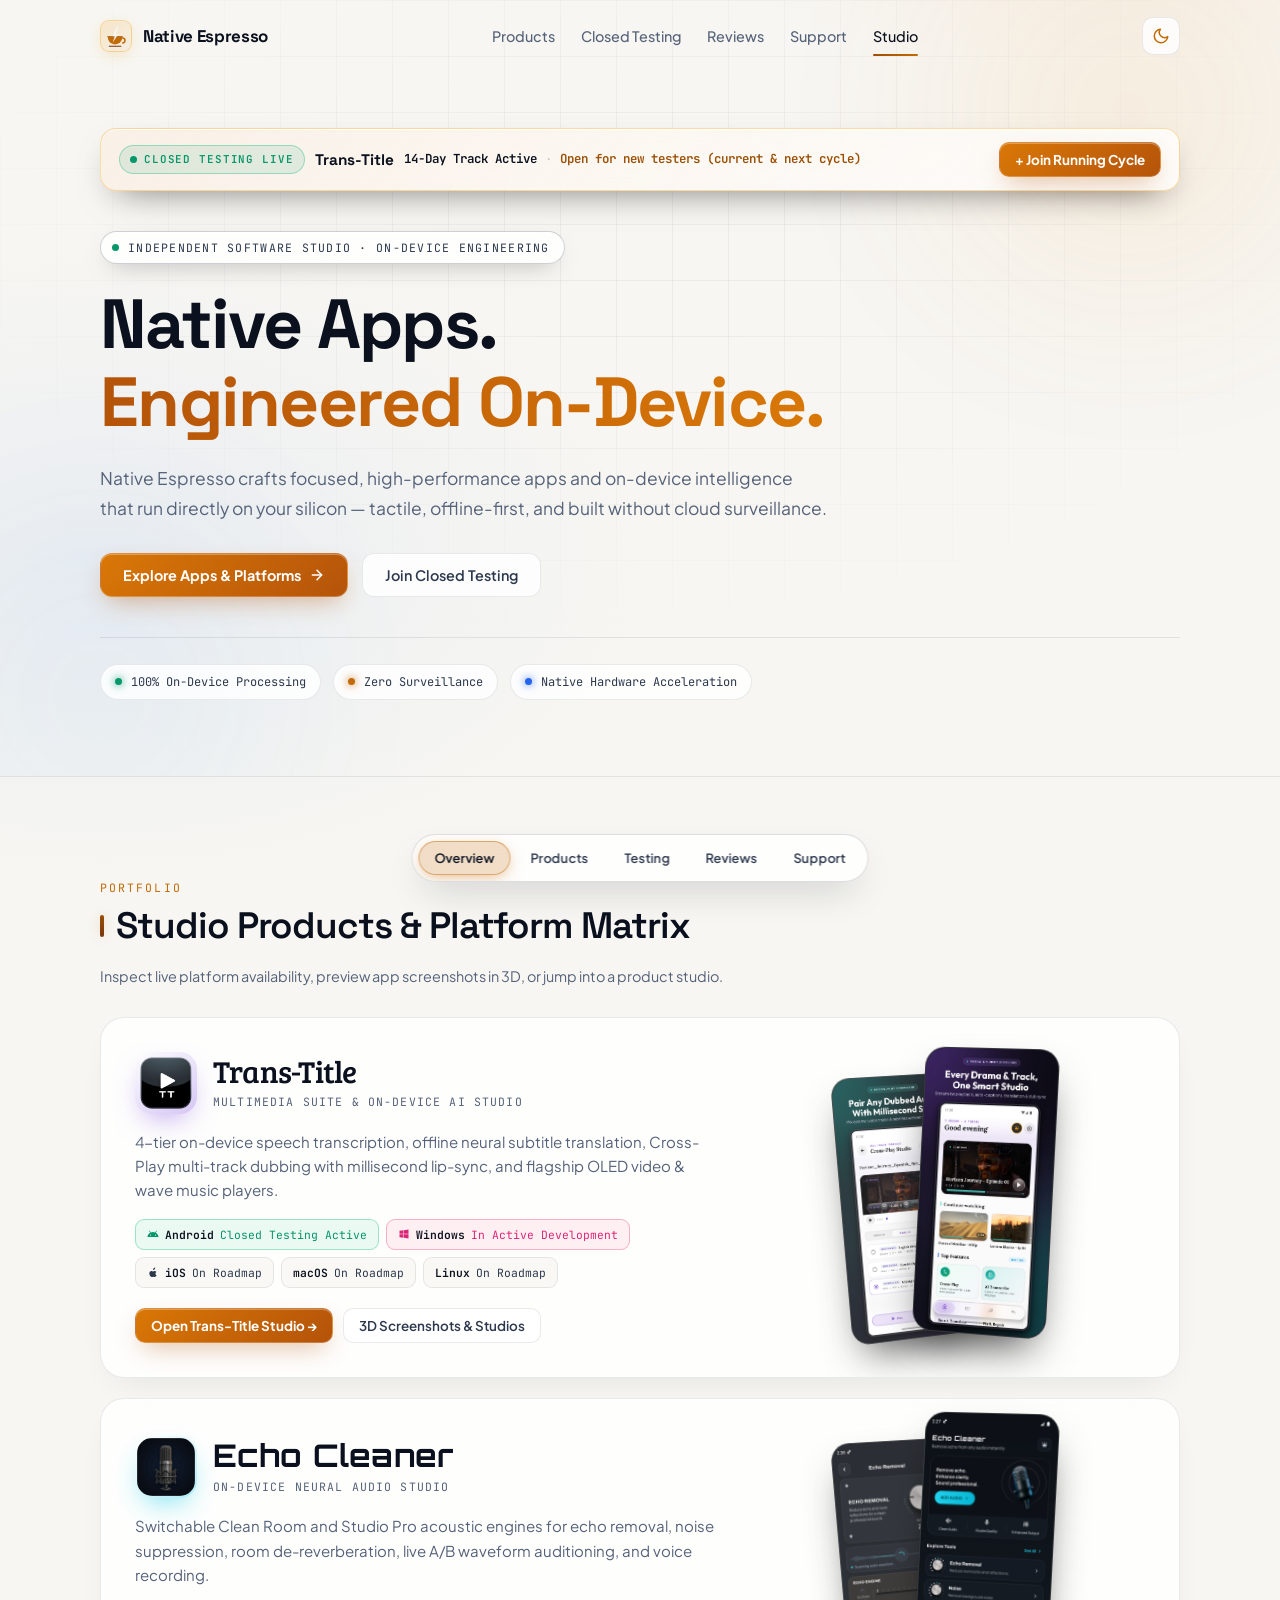
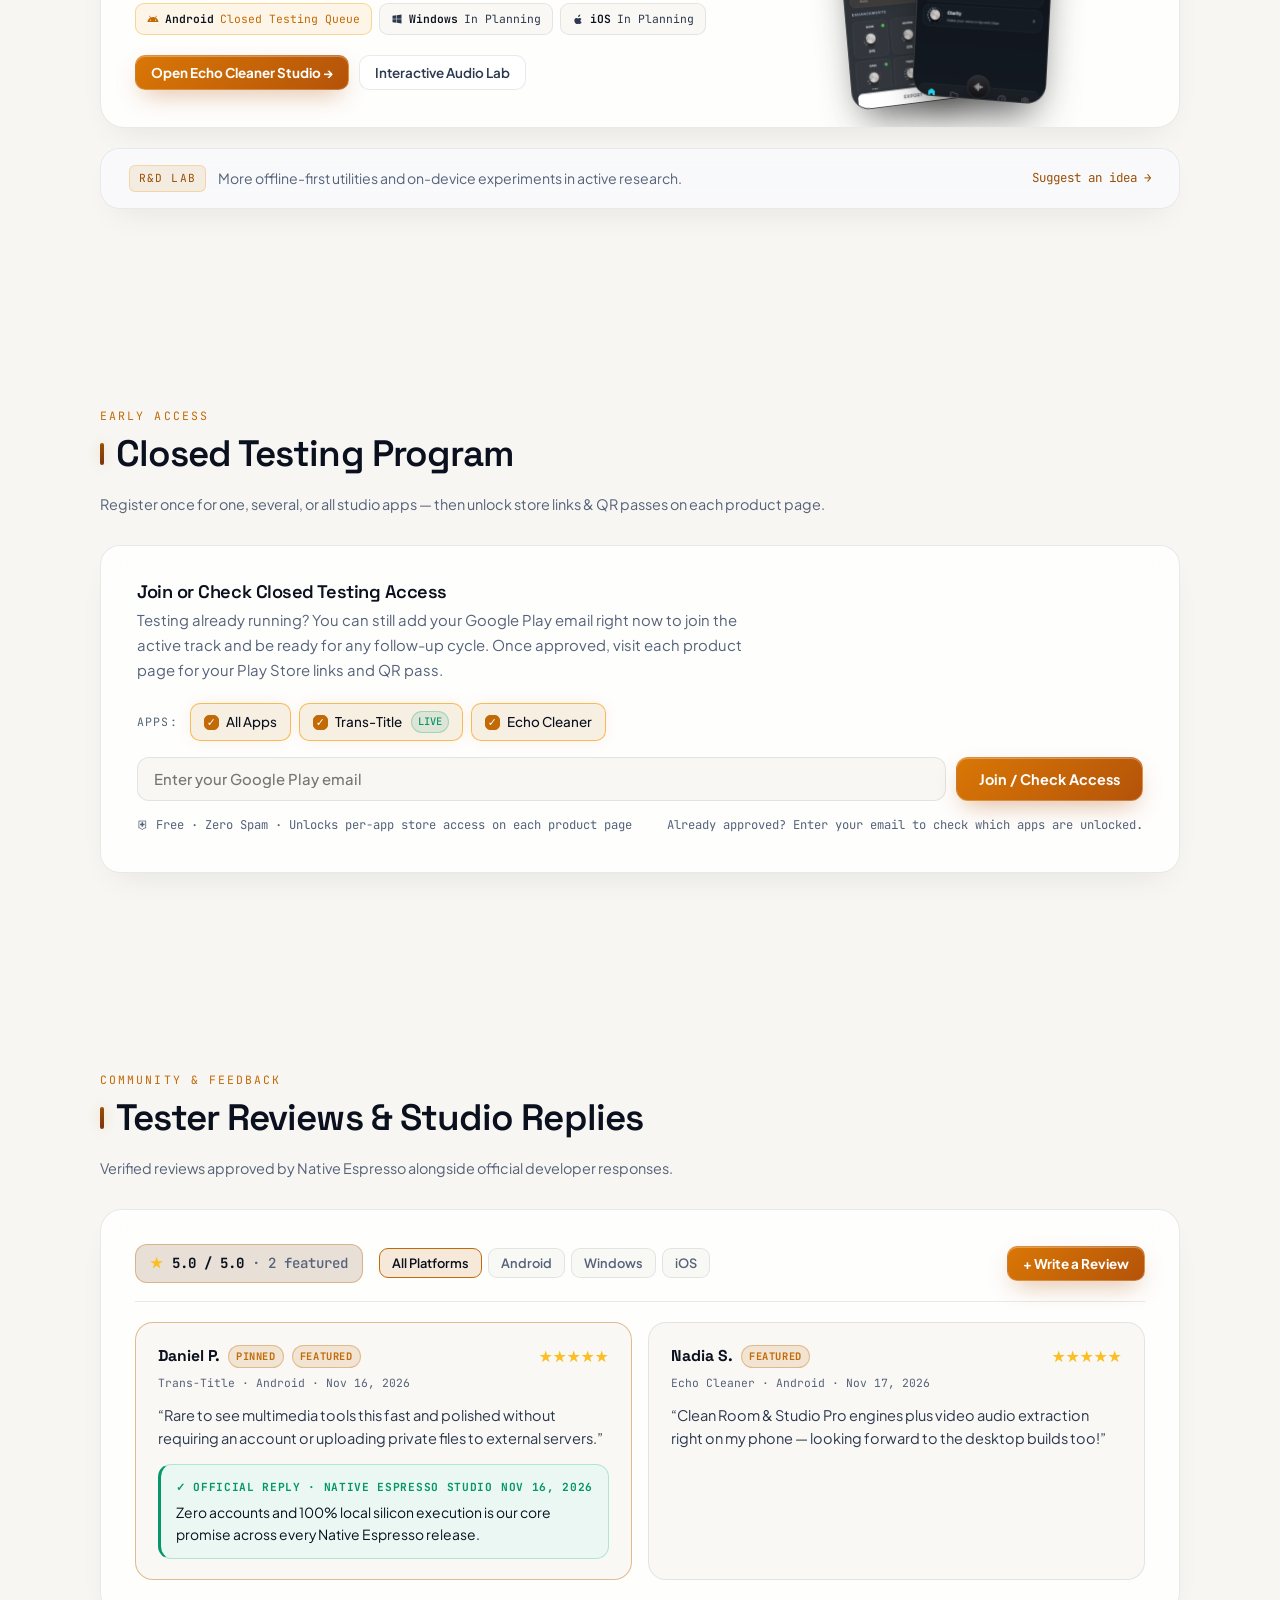
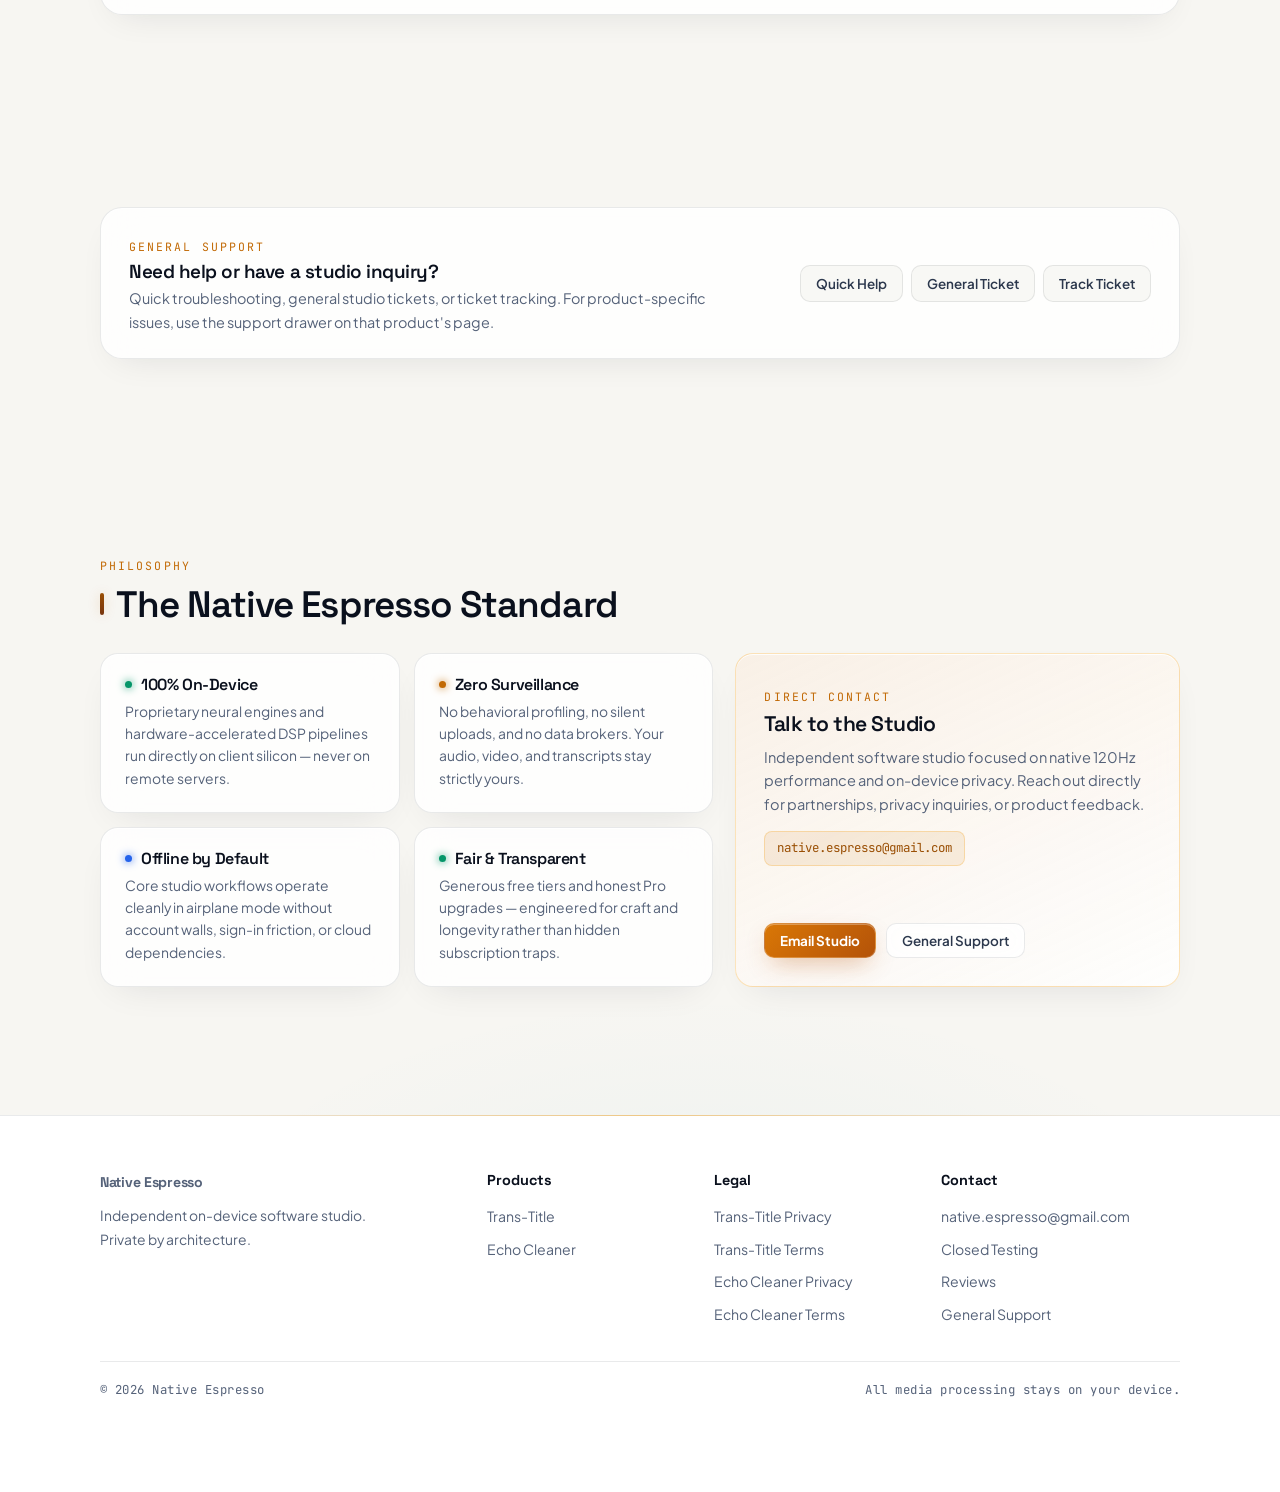
<file: index.html>
<!DOCTYPE html>
<html lang="en">
<head>
<meta charset="utf-8">
<meta name="viewport" content="width=device-width, initial-scale=1">
<title>Native Espresso — Independent On-Device Software Studio</title>
<meta name="description" content="Independent software studio crafting native apps and on-device intelligence. Private by architecture, fast on local silicon, zero cloud surveillance.">
<meta name="theme-color" content="#05070c">
<meta property="og:title" content="Native Espresso — Independent On-Device Software Studio">
<meta property="og:description" content="Independent software studio building native apps and on-device tools. 100% private, zero uploads.">
<link rel="icon" href="data:image/svg+xml,%3Csvg xmlns='http://www.w3.org/2000/svg' viewBox='0 0 512 512'%3E%3Crect width='512' height='512' rx='112' fill='%230d0805'/%3E%3Cg transform='translate(-14,7)'%3E%3Cpath d='M136 252 A120 120 0 0 0 376 252 Z' fill='%23f59e0b'/%3E%3Crect x='124' y='236' width='264' height='16' rx='8' fill='%23fcd34d'/%3E%3Cpath d='M380 268 A40 40 0 0 1 380 348' fill='none' stroke='%23f59e0b' stroke-width='20' stroke-linecap='round'/%3E%3Crect x='150' y='396' width='212' height='14' rx='7' fill='%23b45309'/%3E%3Cpath d='M286 88 L214 238 L252 238 L218 344 L306 204 L266 204 L312 88 Z' fill='%230d0805'/%3E%3C/g%3E%3C/svg%3E">
<link rel="preconnect" href="https://fonts.googleapis.com">
<link rel="preconnect" href="https://fonts.gstatic.com" crossorigin>
<link href="https://fonts.googleapis.com/css2?family=Bree+Serif&family=JetBrains+Mono:wght@400;500;600&family=Orbitron:wght@600;700;800&family=Plus+Jakarta+Sans:wght@400;500;600;700&family=Space+Grotesk:wght@500;600;700&display=swap" rel="stylesheet">
<link rel="stylesheet" href="assets/company.css?v=20261119">
<link rel="stylesheet" href="assets/spatial-ui.css?v=20261119">
<script>(()=>{const t=localStorage.getItem("theme")||(window.matchMedia("(prefers-color-scheme: light)").matches?"light":"dark");document.documentElement.setAttribute("data-theme",t)})();</script>
</head>
<body>
<div class="grain" aria-hidden="true"></div>

<!-- HEADER / NAV -->
<header class="nav" id="top">
  <div class="wrap nav-in">
    <a class="brand" href="#top" aria-label="Native Espresso Home">
      <span class="brand-mark" aria-hidden="true">
        <svg viewBox="96 76 340 346" width="21" height="21">
          <g transform="translate(-14,7)">
            <path d="M136 252 A120 120 0 0 0 376 252 Z" fill="var(--espresso)"/>
            <rect x="124" y="236" width="264" height="16" rx="8" fill="var(--espresso-gold)"/>
            <path d="M380 268 A40 40 0 0 1 380 348" fill="none" stroke="var(--espresso)" stroke-width="24" stroke-linecap="round"/>
            <rect x="150" y="396" width="212" height="16" rx="8" fill="var(--espresso-deep)"/>
            <path d="M286 88 L214 238 L252 238 L218 344 L306 204 L266 204 L312 88 Z" fill="var(--bg)"/>
          </g>
        </svg>
      </span>
      <span>Native&nbsp;Espresso</span>
    </a>

    <nav class="links" id="menu" aria-label="Primary">
      <a href="#products">Products</a>
      <a href="#closed-testing">Closed Testing</a>
      <a href="#reviews">Reviews</a>
      <a href="#support">Support</a>
      <a href="#studio">Studio</a>
    </nav>

    <div class="nav-controls">
      <button class="theme-toggle" aria-label="Toggle theme" title="Toggle light/dark mode"></button>
      <button class="burger" id="burger" aria-expanded="false" aria-controls="menu" aria-label="Menu"><span></span><span></span><span></span></button>
    </div>
  </div>
</header>

<main>
<!-- ATELIER HERO -->
<section class="hero">
  <div class="hero-grid-bg" aria-hidden="true"></div>
  <div class="orb orb-a" aria-hidden="true"></div>
  <div class="orb orb-b" aria-hidden="true"></div>
  <div class="wrap live-testing-top" data-studio-live-banner hidden></div>
  <div class="wrap hero-in">
    <div class="hero-kicker-pill rise" style="--d:0">
      <span class="pulse-dot-green" aria-hidden="true"></span>
      <span>Independent Software Studio · On-Device Engineering</span>
    </div>
    <h1 class="rise" style="--d:1">Native Apps.<br><span class="grad">Engineered On-Device.</span></h1>
    <p class="lede rise" style="--d:2">Native Espresso crafts focused, high-performance apps and on-device intelligence that run directly on your silicon — tactile, offline-first, and built without cloud surveillance.</p>
    <div class="hero-cta rise" style="--d:3">
      <a class="btn btn-primary" href="#products">
        <span>Explore Apps &amp; Platforms</span>
        <svg viewBox="0 0 24 24" width="16" height="16" fill="none" stroke="currentColor" stroke-width="2.2" stroke-linecap="round" stroke-linejoin="round" aria-hidden="true"><line x1="5" y1="12" x2="19" y2="12"/><polyline points="12 5 19 12 12 19"/></svg>
      </a>
      <a class="btn btn-ghost" href="#closed-testing">Join Closed Testing</a>
    </div>
    <ul class="hero-strip rise" style="--d:4">
      <li><i class="dot dot-green"></i>100% On-Device Processing</li>
      <li><i class="dot dot-amber"></i>Zero Surveillance</li>
      <li><i class="dot dot-blue"></i>Native Hardware Acceleration</li>
    </ul>
  </div>
</section>

<!-- 3D PRODUCT PORTFOLIO GALLERY -->
<section id="products" class="section">
  <div class="wrap">
    <div class="section-head reveal">
      <div>
        <span class="kicker">Portfolio</span>
        <div class="section-head-title">
          <span class="channel-notch" aria-hidden="true"></span>
          <h2>Studio Products &amp; Platform Matrix</h2>
        </div>
      </div>
      <p class="muted" style="font-size:0.9rem;">Inspect live platform availability, preview app screenshots in 3D, or jump into a product studio.</p>
    </div>

    <div class="product-showcase-grid" data-product-directory>
      <!-- TRANS-TITLE 3D SHOWCASE CARD -->
      <article class="product-card-3d reveal" data-product-row="trans-title" style="--row-accent:#9b72e8" data-lightbox-group>
        <div class="pc3d-left">
          <div class="pc3d-head">
            <div class="pc3d-icon">
              <img src="assets/media/trans-title/icon.png" alt="Trans-Title app icon" loading="lazy">
            </div>
            <div class="pc3d-title-wrap">
              <div class="pc3d-title-row">
                <h3 class="pc3d-title is-transtitle">Trans-Title</h3>
                <span data-row-access="trans-title"></span>
              </div>
              <span class="pc3d-sub">Multimedia Suite &amp; On-Device AI Studio</span>
            </div>
          </div>

          <p class="pc3d-desc">4-tier on-device speech transcription, offline neural subtitle translation, Cross-Play multi-track dubbing with millisecond lip-sync, and flagship OLED video &amp; wave music players.</p>

          <div class="pc3d-matrix" data-app-platforms="trans-title" aria-label="Trans-Title platform status">
            <span class="pc3d-plat-pill is-active" data-platform-android>
              <svg viewBox="0 0 24 24" width="12" height="12" fill="currentColor" aria-hidden="true"><path d="M17.6 9.48l1.84-3.18c.16-.31.04-.69-.26-.85-.29-.15-.65-.06-.83.22l-1.88 3.24a11.46 11.46 0 0 0-8.94 0L5.65 5.67c-.19-.28-.54-.37-.83-.22-.3.16-.42.54-.26.85L6.4 9.48C3.3 11.25 1.28 14.44 1 18h22c-.28-3.56-2.3-6.75-5.4-8.52zM7 15.25a1.25 1.25 0 1 1 0-2.5 1.25 1.25 0 0 1 0 2.5zm10 0a1.25 1.25 0 1 1 0-2.5 1.25 1.25 0 0 1 0 2.5z"/></svg>
              <b>Android</b> <span data-plat-state>Closed Testing</span>
            </span>
            <span class="pc3d-plat-pill is-dev" data-platform-windows>
              <svg viewBox="0 0 24 24" width="12" height="12" fill="currentColor" aria-hidden="true"><path d="M3 5.5L11 4.4V11.5H3V5.5zm9-1.2L21 3V11.5H12V4.3zM3 12.5H11V19.6L3 18.5V12.5zm9 0H21V21L12 19.7V12.5z"/></svg>
              <b>Windows</b> <span data-plat-state>In Active Development</span>
            </span>
            <span class="pc3d-plat-pill" data-platform-ios>
              <svg viewBox="0 0 24 24" width="12" height="12" fill="currentColor" aria-hidden="true"><path d="M16.5 3c-1.2.1-2.5.8-3.2 1.7-.7.8-1.3 2.1-1.1 3.3 1.3.1 2.6-.7 3.3-1.6.7-.9 1.1-2.1 1-3.4zM20.3 17.2c-.5 1.1-1.1 2.1-1.9 3-.8.9-1.7 1.8-2.9 1.8-1.2 0-1.6-.7-3-.7-1.4 0-1.8.7-3 .7-1.2 0-2.1-1-2.9-1.9-1.6-2-2.8-5.6-1.2-8.1.8-1.2 2.2-2 3.7-2 1.2 0 2.2.8 3 .8.7 0 2-.9 3.4-.8.6 0 2.2.2 3.3 1.8-.1.1-2 1.1-2 3.4 0 2.7 2.4 3.6 2.5 3.6-.1.2-.4 1.3-1 2.4z"/></svg>
              <b>iOS</b> <span data-plat-state>On Roadmap</span>
            </span>
            <span class="pc3d-plat-pill" data-platform-macos>
              <b>macOS</b> <span data-plat-state>On Roadmap</span>
            </span>
            <span class="pc3d-plat-pill" data-platform-linux>
              <b>Linux</b> <span data-plat-state>On Roadmap</span>
            </span>
          </div>

          <div class="pc3d-actions">
            <a class="btn btn-primary btn-sm" href="trans-title/">Open Trans-Title Studio →</a>
            <a class="btn btn-ghost btn-sm" href="trans-title/#studios">3D Screenshots &amp; Studios</a>
          </div>
        </div>

        <div class="pc3d-right">
          <a href="#preview" class="pc3d-shot back" data-lightbox-src="assets/media/trans-title/05-cross-play.png" data-lightbox-label="Trans-Title — Cross-Play Multi-Track Composer">
            <img src="assets/media/trans-title/05-cross-play.png" alt="Trans-Title Cross-Play Studio screenshot" loading="lazy">
          </a>
          <a href="#preview" class="pc3d-shot front" data-lightbox-src="assets/media/trans-title/01-home-hub.png" data-lightbox-label="Trans-Title — Studio Home Hub">
            <img src="assets/media/trans-title/01-home-hub.png" alt="Trans-Title Home Hub screenshot" loading="lazy">
          </a>
        </div>
      </article>

      <!-- ECHO CLEANER 3D SHOWCASE CARD -->
      <article class="product-card-3d reveal" data-product-row="echo-cleaner" style="--row-accent:#22d3ee" data-lightbox-group>
        <div class="pc3d-left">
          <div class="pc3d-head">
            <div class="pc3d-icon">
              <img src="assets/media/echo-cleaner/icon.png" alt="Echo Cleaner app icon" loading="lazy">
            </div>
            <div class="pc3d-title-wrap">
              <div class="pc3d-title-row">
                <h3 class="pc3d-title is-echocleaner">Echo Cleaner</h3>
                <span data-row-access="echo-cleaner"></span>
              </div>
              <span class="pc3d-sub">On-Device Neural Audio Studio</span>
            </div>
          </div>

          <p class="pc3d-desc">Switchable Clean Room and Studio Pro acoustic engines for echo removal, noise suppression, room de-reverberation, live A/B waveform auditioning, and voice recording.</p>

          <div class="pc3d-matrix" data-app-platforms="echo-cleaner" aria-label="Echo Cleaner platform status">
            <span class="pc3d-plat-pill is-queue" data-platform-android>
              <svg viewBox="0 0 24 24" width="12" height="12" fill="currentColor" aria-hidden="true"><path d="M17.6 9.48l1.84-3.18c.16-.31.04-.69-.26-.85-.29-.15-.65-.06-.83.22l-1.88 3.24a11.46 11.46 0 0 0-8.94 0L5.65 5.67c-.19-.28-.54-.37-.83-.22-.3.16-.42.54-.26.85L6.4 9.48C3.3 11.25 1.28 14.44 1 18h22c-.28-3.56-2.3-6.75-5.4-8.52zM7 15.25a1.25 1.25 0 1 1 0-2.5 1.25 1.25 0 0 1 0 2.5zm10 0a1.25 1.25 0 1 1 0-2.5 1.25 1.25 0 0 1 0 2.5z"/></svg>
              <b>Android</b> <span data-plat-state>Closed Testing Queue</span>
            </span>
            <span class="pc3d-plat-pill" data-platform-windows>
              <svg viewBox="0 0 24 24" width="12" height="12" fill="currentColor" aria-hidden="true"><path d="M3 5.5L11 4.4V11.5H3V5.5zm9-1.2L21 3V11.5H12V4.3zM3 12.5H11V19.6L3 18.5V12.5zm9 0H21V21L12 19.7V12.5z"/></svg>
              <b>Windows</b> <span data-plat-state>In Planning</span>
            </span>
            <span class="pc3d-plat-pill" data-platform-ios>
              <svg viewBox="0 0 24 24" width="12" height="12" fill="currentColor" aria-hidden="true"><path d="M16.5 3c-1.2.1-2.5.8-3.2 1.7-.7.8-1.3 2.1-1.1 3.3 1.3.1 2.6-.7 3.3-1.6.7-.9 1.1-2.1 1-3.4zM20.3 17.2c-.5 1.1-1.1 2.1-1.9 3-.8.9-1.7 1.8-2.9 1.8-1.2 0-1.6-.7-3-.7-1.4 0-1.8.7-3 .7-1.2 0-2.1-1-2.9-1.9-1.6-2-2.8-5.6-1.2-8.1.8-1.2 2.2-2 3.7-2 1.2 0 2.2.8 3 .8.7 0 2-.9 3.4-.8.6 0 2.2.2 3.3 1.8-.1.1-2 1.1-2 3.4 0 2.7 2.4 3.6 2.5 3.6-.1.2-.4 1.3-1 2.4z"/></svg>
              <b>iOS</b> <span data-plat-state>In Planning</span>
            </span>
            <span class="pc3d-plat-pill" data-platform-macos hidden>
              <b>macOS</b> <span data-plat-state>Hidden</span>
            </span>
            <span class="pc3d-plat-pill" data-platform-linux hidden>
              <b>Linux</b> <span data-plat-state>Hidden</span>
            </span>
          </div>

          <div class="pc3d-actions">
            <a class="btn btn-primary btn-sm" href="echo-cleaner/">Open Echo Cleaner Studio →</a>
            <a class="btn btn-ghost btn-sm" href="echo-cleaner/#demo">Interactive Audio Lab</a>
          </div>
        </div>

        <div class="pc3d-right">
          <a href="#preview" class="pc3d-shot back" data-lightbox-src="assets/media/echo-cleaner/02-enhancement-mixer.png" data-lightbox-label="Echo Cleaner — Enhancement Mixer &amp; Dual Engines">
            <img src="assets/media/echo-cleaner/02-enhancement-mixer.png" alt="Echo Cleaner Studio Mixer screenshot" loading="lazy">
          </a>
          <a href="#preview" class="pc3d-shot front" data-lightbox-src="assets/media/echo-cleaner/01-home-studio.png" data-lightbox-label="Echo Cleaner — Home Studio">
            <img src="assets/media/echo-cleaner/01-home-studio.png" alt="Echo Cleaner Home Studio screenshot" loading="lazy">
          </a>
        </div>
      </article>

      <!-- R&D LAB STRIP -->
      <div class="product-list reveal">
        <div class="product-row-muted">
          <div class="product-row-muted-left">
            <span class="rd-badge">R&amp;D LAB</span>
            <span>More offline-first utilities and on-device experiments in active research.</span>
          </div>
          <div class="product-row-muted-links">
            <a href="mailto:native.espresso@gmail.com?subject=Native%20Espresso%20Product%20Idea">Suggest an idea →</a>
          </div>
        </div>
      </div>
    </div>
  </div>
</section>

<!-- GENERAL CLOSED TESTING ACCESS -->
<section id="closed-testing" class="section">
  <div class="wrap">
    <div class="section-head reveal">
      <div>
        <span class="kicker">Early Access</span>
        <div class="section-head-title">
          <span class="channel-notch" aria-hidden="true"></span>
          <h2>Closed Testing Program</h2>
        </div>
      </div>
      <p class="muted" style="font-size:0.9rem;">Register once for one, several, or all studio apps — then unlock store links &amp; QR passes on each product page.</p>
    </div>

    <div class="reveal" data-studio-beta-widget></div>
  </div>
</section>

<!-- COMMUNITY REVIEWS & OFFICIAL STUDIO REPLIES -->
<section id="reviews" class="section">
  <div class="wrap">
    <div class="section-head reveal">
      <div>
        <span class="kicker">Community &amp; Feedback</span>
        <div class="section-head-title">
          <span class="channel-notch" aria-hidden="true"></span>
          <h2>Tester Reviews &amp; Studio Replies</h2>
        </div>
      </div>
      <p class="muted" style="font-size:0.9rem;">Verified reviews approved by Native Espresso alongside official developer responses.</p>
    </div>

    <div class="reveal" data-reviews-widget data-app-id="company" data-app-name="Native Espresso Studio"></div>
  </div>
</section>

<!-- COMPACT EXPANDABLE GENERAL SUPPORT -->
<section id="support" class="section">
  <div class="wrap">
    <div class="support-compact-shell reveal" data-support-portal data-support-scope="company" data-expandable="true">
      <div class="support-compact-bar">
        <div class="support-compact-copy">
          <span class="kicker" style="margin-bottom:4px;">General Support</span>
          <h3>Need help or have a studio inquiry?</h3>
          <p>Quick troubleshooting, general studio tickets, or ticket tracking. For product-specific issues, use the support drawer on that product's page.</p>
        </div>
        <div class="support-quick-actions">
          <button type="button" class="support-trigger" data-support-open="troubleshoot">Quick Help</button>
          <button type="button" class="support-trigger" data-support-open="ticket">General Ticket</button>
          <button type="button" class="support-trigger" data-support-open="lookup">Track Ticket</button>
        </div>
      </div>

      <div class="support-drawer" data-support-drawer aria-hidden="true">
        <div id="issue-alert" data-issue-alert></div>

        <div class="support-drawer-bar">
          <div class="support-drawer-tabs" role="tablist">
            <button type="button" class="support-tab" data-support-tab="troubleshoot">Quick Help</button>
            <button type="button" class="support-tab" data-support-tab="ticket">Submit General Ticket</button>
            <button type="button" class="support-tab" data-support-tab="lookup">Track Ticket</button>
          </div>
          <button type="button" class="support-collapse-btn" data-support-close>Collapse ↑</button>
        </div>

        <!-- PANE 1: GENERAL QUICK HELP -->
        <div class="support-pane" data-support-pane="troubleshoot">
          <p class="muted" style="font-size:0.88rem;margin-bottom:12px;">Select a common topic for instant guidance:</p>
          <div class="symptom-pills" data-symptom-pills></div>
          <div data-dynamic-troubleshooting></div>
          <div class="support-product-hint">
            <span>Looking for app-specific diagnostics or bug reports?</span>
            <div class="support-product-hint-links">
              <a href="trans-title/#support">Trans-Title Support →</a>
              <a href="echo-cleaner/#support">Echo Cleaner Support →</a>
            </div>
          </div>
        </div>

        <!-- PANE 2: GENERAL STUDIO TICKET -->
        <div class="support-pane" data-support-pane="ticket">
          <form data-issue-form>
            <input type="hidden" name="appId" value="company">
            <div class="form-grid-2">
              <div class="form-row">
                <label for="sup-email">Contact Email</label>
                <input type="email" id="sup-email" name="email" required placeholder="name@example.com" class="queue-input" autocomplete="email">
              </div>
              <div class="form-row">
                <label for="sup-platform">Platform / Context</label>
                <select id="sup-platform" name="platform" class="form-select">
                  <option value="General">General / Web Portal</option>
                  <option value="Android">Android</option>
                  <option value="Windows">Windows Desktop</option>
                  <option value="iOS">iOS</option>
                </select>
              </div>
            </div>
            <div class="form-row">
              <label for="issue-category-sel">Topic</label>
              <select id="issue-category-sel" class="form-select" data-issue-category>
                <option value="general">General Studio Inquiry or Feedback</option>
                <option value="android-install">Closed Testing Account / Access Question</option>
                <option value="windows-store">Store Installation or Download Issue</option>
                <option value="app-crash">Other Technical Issue</option>
              </select>
            </div>
            <div class="form-row">
              <label for="sup-desc">
                <span>Message &amp; Details</span>
                <button type="button" class="btn-auto-spec" data-auto-detect-specs>⚡ Auto-Detect Device Info</button>
              </label>
              <textarea id="sup-desc" name="description" required placeholder="How can we help?" class="form-textarea"></textarea>
            </div>
            <div class="form-row">
              <label>Attachment (Optional)</label>
              <div class="file-dropzone" data-file-dropzone>
                <input type="file" data-file-input style="display:none;" accept="image/*,video/*,.log,.txt">
                <div class="dropzone-in">
                  <span>Drop a screenshot, clip, or log here, or <u>browse</u></span>
                  <span class="drop-hint">PNG, JPG, MP4, WEBM, TXT up to 15 MB</span>
                </div>
              </div>
              <div class="file-preview" data-file-preview></div>
            </div>
            <button type="submit" class="btn btn-primary">Submit General Ticket</button>
          </form>
        </div>

        <!-- PANE 3: TICKET LOOKUP -->
        <div class="support-pane" data-support-pane="lookup">
          <p class="muted" style="font-size:0.88rem;margin-bottom:12px;">Enter your ticket reference or email to view recent submissions stored on this device:</p>
          <form data-lookup-form class="lookup-form">
            <input type="text" name="ticketQuery" placeholder="Ticket # (e.g. NE-B891A4F2) or email" class="queue-input">
            <button type="submit" class="btn btn-ghost">Check Status</button>
          </form>
          <div data-lookup-result></div>
        </div>
      </div>
    </div>
  </div>
</section>

<!-- STUDIO PRINCIPLES & CONTACT -->
<section id="studio" class="section">
  <div class="wrap">
    <div class="section-head reveal">
      <div>
        <span class="kicker">Philosophy</span>
        <div class="section-head-title">
          <span class="channel-notch" aria-hidden="true"></span>
          <h2>The Native Espresso Standard</h2>
        </div>
      </div>
    </div>

    <div class="studio-grid">
      <div class="principle-grid">
        <article class="principle-item reveal">
          <h3><i class="dot dot-green"></i>100% On-Device</h3>
          <p>Proprietary neural engines and hardware-accelerated DSP pipelines run directly on client silicon — never on remote servers.</p>
        </article>
        <article class="principle-item reveal">
          <h3><i class="dot dot-amber"></i>Zero Surveillance</h3>
          <p>No behavioral profiling, no silent uploads, and no data brokers. Your audio, video, and transcripts stay strictly yours.</p>
        </article>
        <article class="principle-item reveal">
          <h3><i class="dot dot-blue"></i>Offline by Default</h3>
          <p>Core studio workflows operate cleanly in airplane mode without account walls, sign-in friction, or cloud dependencies.</p>
        </article>
        <article class="principle-item reveal">
          <h3><i class="dot dot-green"></i>Fair &amp; Transparent</h3>
          <p>Generous free tiers and honest Pro upgrades — engineered for craft and longevity rather than hidden subscription traps.</p>
        </article>
      </div>

      <aside class="contact-card reveal">
        <div>
          <span class="kicker" style="margin-bottom:6px;">Direct Contact</span>
          <h3>Talk to the Studio</h3>
          <p>Independent software studio focused on native 120Hz performance and on-device privacy. Reach out directly for partnerships, privacy inquiries, or product feedback.</p>
          <div class="contact-meta">native.espresso@gmail.com</div>
        </div>
        <div class="contact-actions">
          <a class="btn btn-primary btn-sm" href="mailto:native.espresso@gmail.com?subject=Native%20Espresso%20Inquiry">Email Studio</a>
          <a class="btn btn-ghost btn-sm" href="#support">General Support</a>
        </div>
      </aside>
    </div>
  </div>
</section>
</main>

<!-- FLOATING FROSTED GLASS BOTTOM COMMAND DOCK -->
<nav class="floating-dock" aria-label="Studio quick navigation">
  <a class="dock-item active" href="#top">Overview</a>
  <a class="dock-item" href="#products">Products</a>
  <a class="dock-item" href="#closed-testing">Testing</a>
  <a class="dock-item" href="#reviews">Reviews</a>
  <a class="dock-item" href="#support">Support</a>
</nav>

<!-- FOOTER -->
<footer class="footer">
  <div class="wrap foot-in">
    <div>
      <a class="brand" href="#top"><span>Native Espresso</span></a>
      <p class="muted">Independent on-device software studio.<br>Private by architecture.</p>
    </div>
    <nav aria-label="Products">
      <b>Products</b>
      <a href="trans-title/">Trans-Title</a>
      <a href="echo-cleaner/">Echo Cleaner</a>
    </nav>
    <nav aria-label="Legal">
      <b>Legal</b>
      <a href="trans-title/privacy.html">Trans-Title Privacy</a>
      <a href="trans-title/terms.html">Trans-Title Terms</a>
      <a href="echo-cleaner/privacy.html">Echo Cleaner Privacy</a>
      <a href="echo-cleaner/terms.html">Echo Cleaner Terms</a>
    </nav>
    <nav aria-label="Contact">
      <b>Contact</b>
      <a href="mailto:native.espresso@gmail.com">native.espresso@gmail.com</a>
      <a href="#closed-testing">Closed Testing</a>
      <a href="#reviews">Reviews</a>
      <a href="#support">General Support</a>
    </nav>
  </div>
  <div class="wrap foot-base mono">
    <span>© <span id="yr"></span> Native Espresso</span>
    <span>All media processing stays on your device.</span>
  </div>
</footer>

<script src="assets/main.js?v=20261119"></script>
<script src="assets/cloud-client.js?v=20261119"></script>
</body>
</html>
</file>
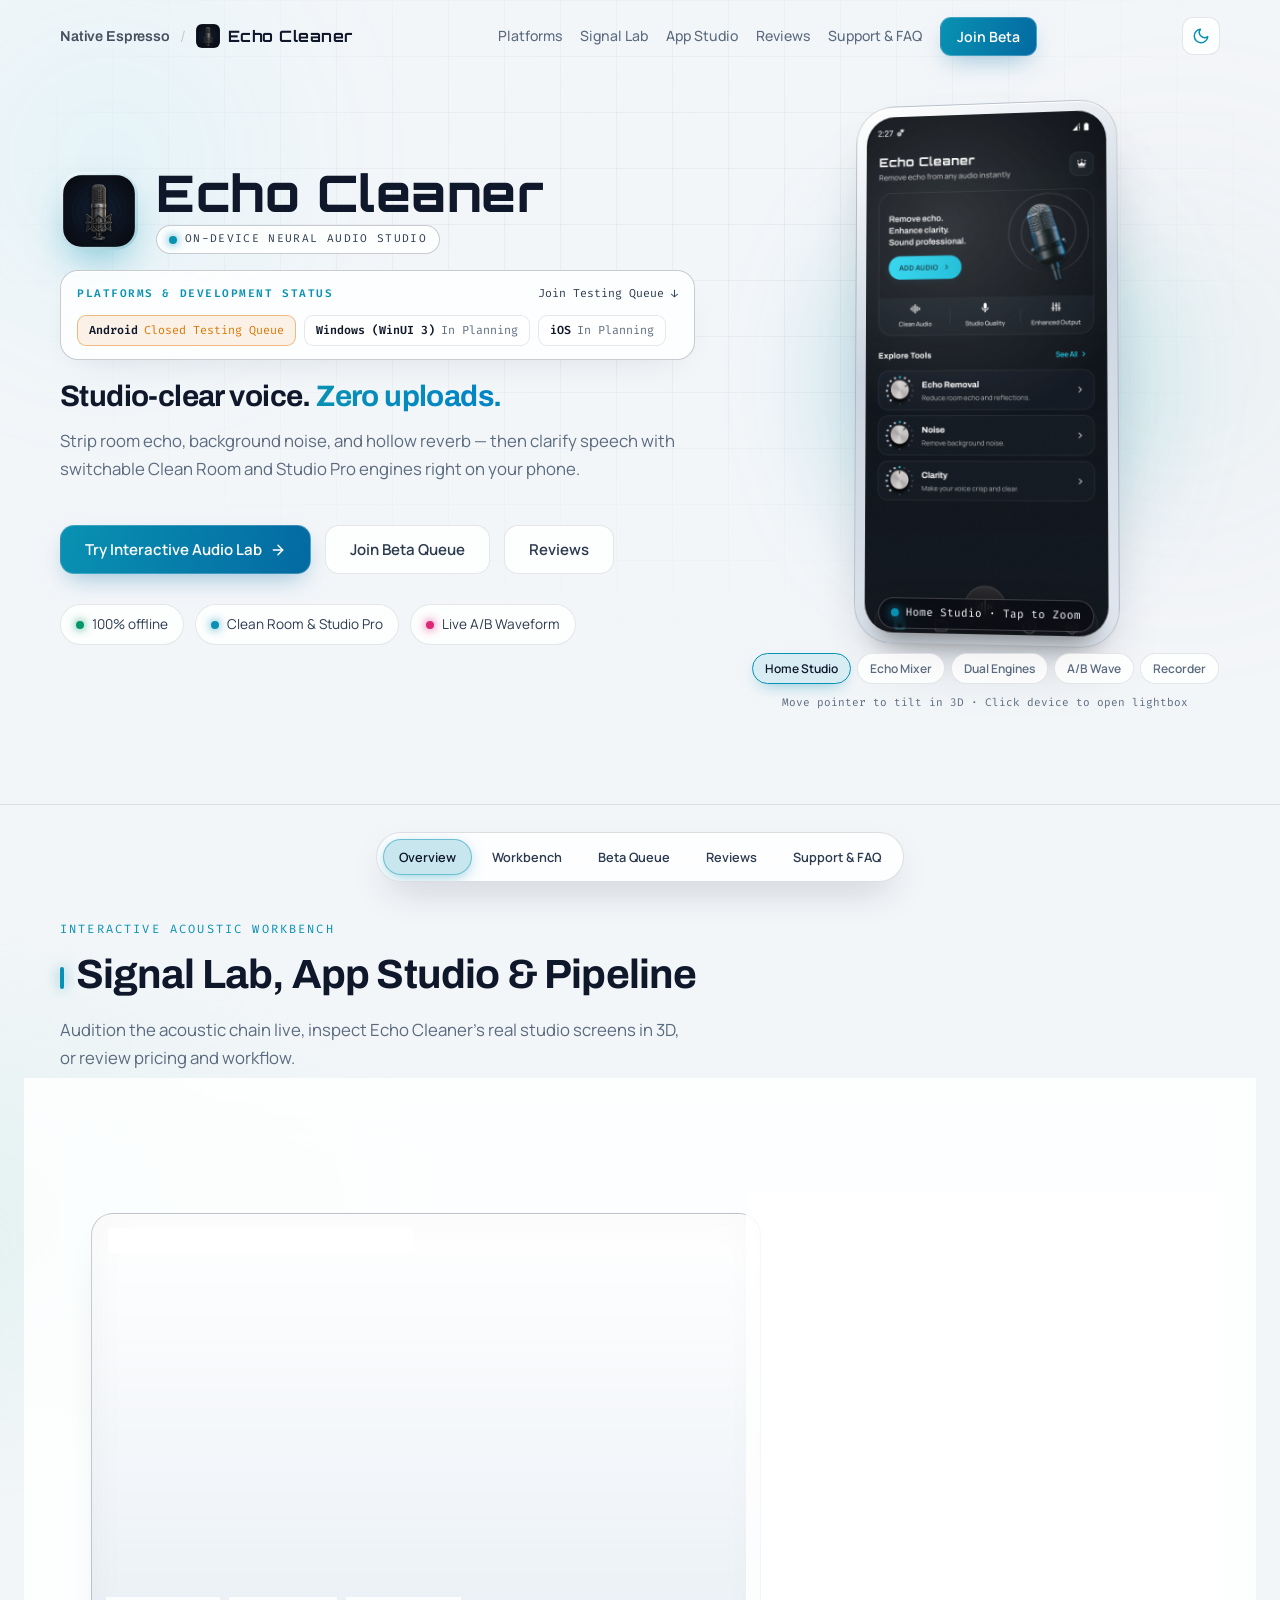
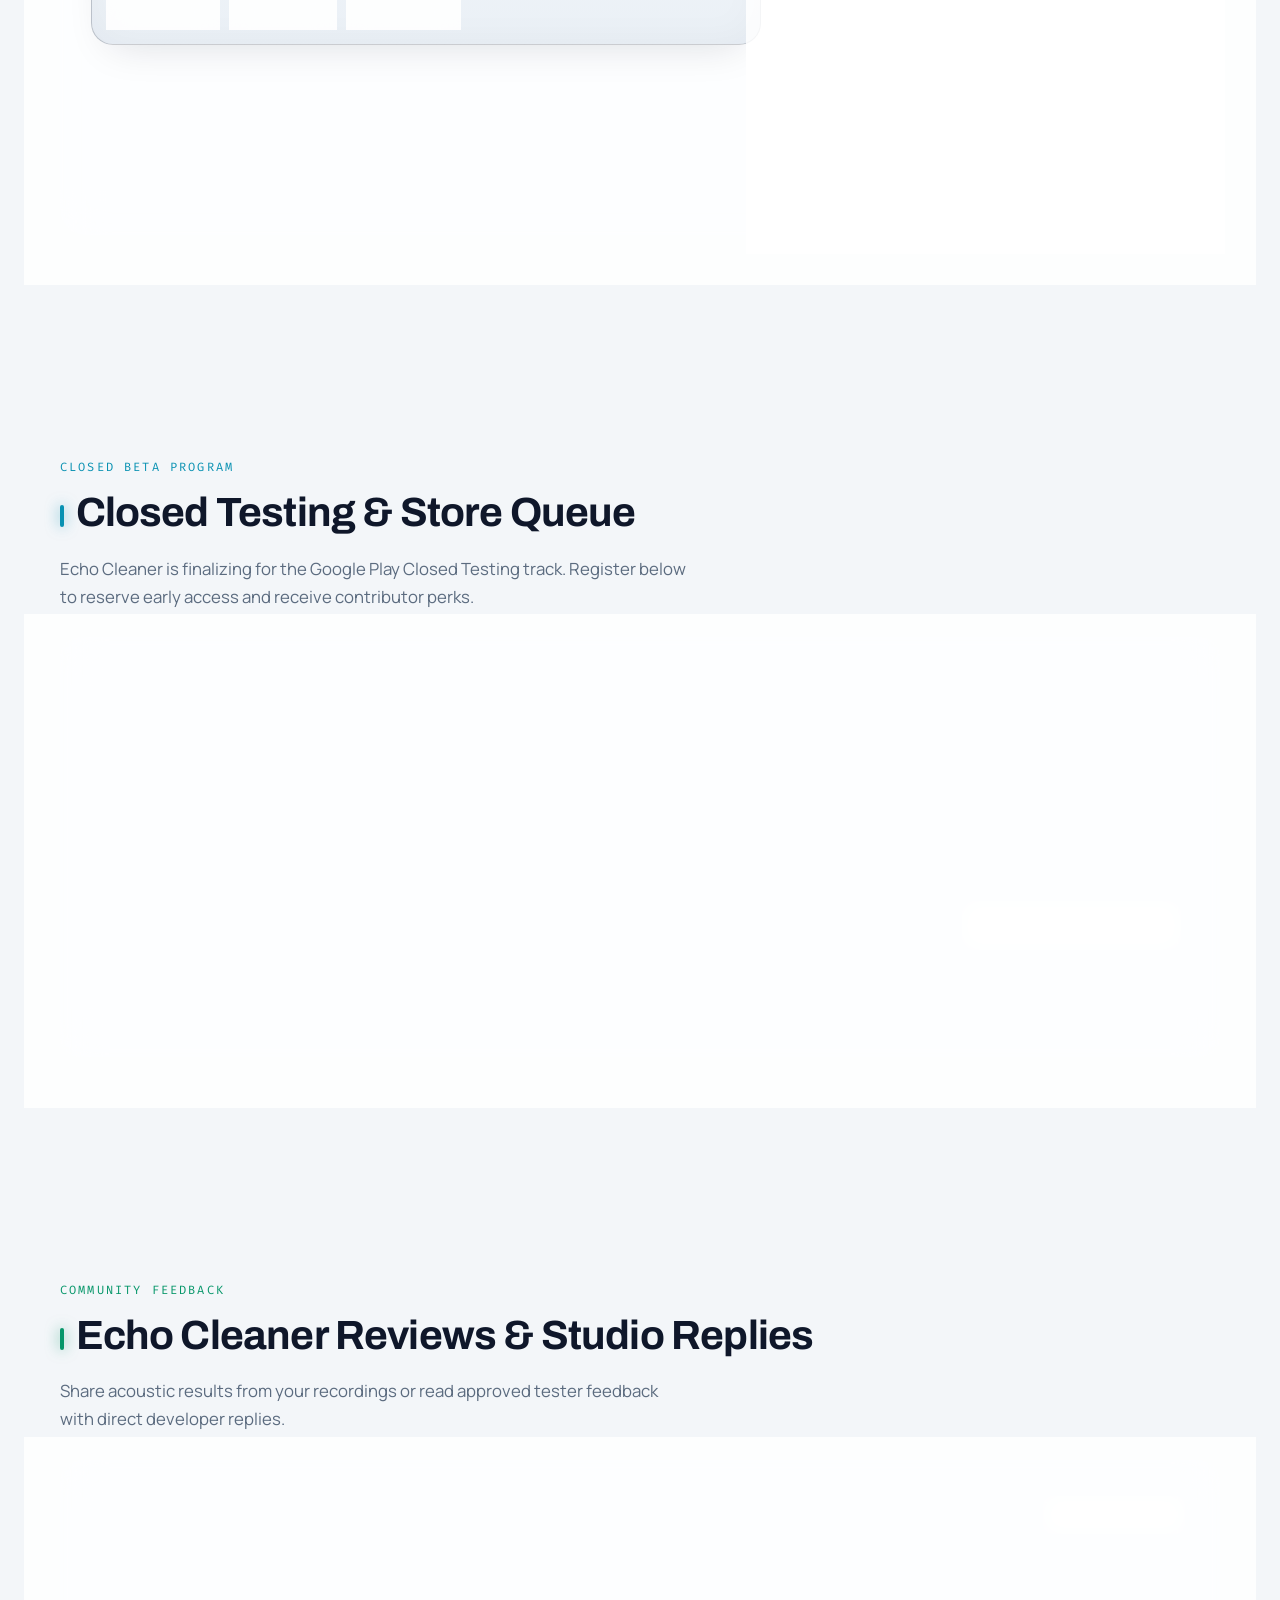
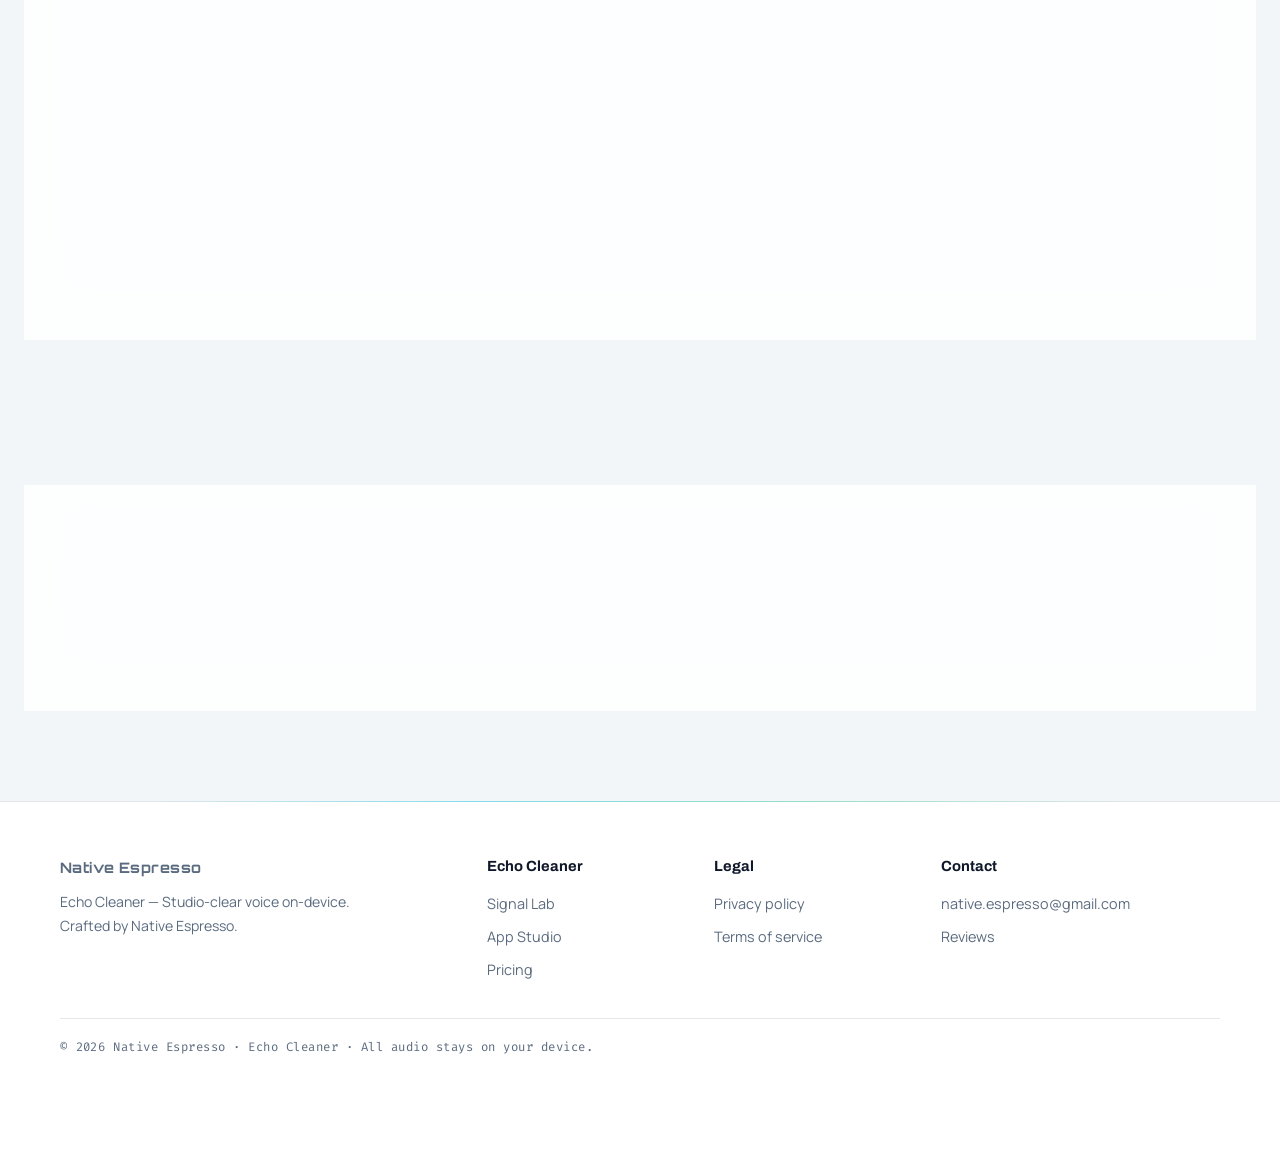
<file: echo-cleaner/index.html>
<!DOCTYPE html>
<html lang="en">
<head>
<meta charset="utf-8">
<meta name="viewport" content="width=device-width, initial-scale=1">
<title>Echo Cleaner — Studio-clear voice, 100% offline</title>
<meta name="description" content="Echo Cleaner removes echo, noise and reverb and boosts your voice — entirely on-device with dual neural acoustic engines. No uploads. Android.">
<meta name="theme-color" content="#090d13">
<meta property="og:title" content="Echo Cleaner — Studio-clear voice, 100% offline">
<meta property="og:description" content="On-device neural voice enhancement that never leaves your device.">
<link rel="icon" href="../assets/media/echo-cleaner/icon.png">
<link rel="preconnect" href="https://fonts.googleapis.com">
<link rel="preconnect" href="https://fonts.gstatic.com" crossorigin>
<link rel="stylesheet" href="../assets/style.css?v=20261119">
<link rel="stylesheet" href="../assets/spatial-ui.css?v=20261119">
<script>(()=>{const t=localStorage.getItem("theme")||(window.matchMedia("(prefers-color-scheme: light)").matches?"light":"dark");document.documentElement.setAttribute("data-theme",t)})();</script>
</head>
<body>
<div class="grain" aria-hidden="true"></div>

<header class="nav" id="top">
  <div class="wrap nav-in">
    <div class="nav-crumbs">
      <a class="brand brand-parent" href="../index.html" title="Back to Native Espresso Home">
        <span>Native Espresso</span>
      </a>
      <span class="crumb-sep">/</span>
      <a class="brand" href="#top" aria-label="Echo Cleaner home">
        <img src="../assets/media/echo-cleaner/icon.png" width="24" height="24" style="border-radius:6px;object-fit:cover;" alt="">
        <span>Echo&nbsp;Cleaner</span>
      </a>
    </div>
    <nav class="links" id="menu" aria-label="Primary">
      <a href="#top">Platforms</a>
      <a href="#demo">Signal Lab</a>
      <a href="#features">App Studio</a>
      <a href="#reviews">Reviews</a>
      <a href="#support">Support &amp; FAQ</a>
      <a class="btn btn-sm btn-primary" href="#beta-queue">Join Beta</a>
    </nav>
    <div style="display:flex;align-items:center;gap:10px;">
      <button class="theme-toggle" aria-label="Toggle theme" title="Toggle light/dark mode"></button>
      <button class="burger" id="burger" aria-expanded="false" aria-controls="menu" aria-label="Menu"><span></span><span></span><span></span></button>
    </div>
  </div>
</header>

<main>
<!-- PRODUCT-FIRST 3D SPATIAL HERO -->
<section class="hero" id="overview">
  <div class="hero-grid-bg" aria-hidden="true"></div>
  <div class="orb orb-a" aria-hidden="true"></div>
  <div class="orb orb-b" aria-hidden="true"></div>

  <!-- Live Closed Testing Top Strip (Visible to Everyone) -->
  <div class="wrap live-testing-top" data-hero-countdown="echo-cleaner" hidden></div>

  <div class="wrap hero-split">
    <!-- Left Column: Official Icon, Wordmark, Platform Matrix & CTAs -->
    <div class="hero-identity-col">
      <div class="app-identity-lockup rise" style="--d:0">
        <div class="app-icon-medallion">
          <img src="../assets/media/echo-cleaner/icon.png" alt="Echo Cleaner official 3D microphone icon">
        </div>
        <div class="app-identity-text">
          <h1 class="app-wordmark is-echocleaner">Echo Cleaner</h1>
          <span class="app-tagline-pill">
            <i class="dot dot-cyan" aria-hidden="true"></i>
            On-Device Neural Audio Studio
          </span>
        </div>
      </div>

      <!-- Platform & Development Matrix Placed Prominently First -->
      <div class="platform-matrix-card rise" style="--d:1">
        <div class="pmc-head">
          <span class="pmc-label">Platforms &amp; Development Status</span>
          <a class="pmc-action" href="#beta-queue">Join Testing Queue ↓</a>
        </div>
        <div class="platforms" data-app-platforms="echo-cleaner">
          <span class="platform-tag queue" data-platform-android><b>Android</b> Closed Testing Queue (Finalizing)</span>
          <span class="platform-tag" data-platform-windows><b>Windows</b> In Planning</span>
          <span class="platform-tag" data-platform-ios><b>iOS</b> In Planning</span>
          <span class="platform-tag" data-platform-macos hidden><b>macOS</b> Hidden</span>
          <span class="platform-tag" data-platform-linux hidden><b>Linux</b> Hidden</span>
        </div>
      </div>

      <div data-app-access-banner="echo-cleaner" hidden style="margin-bottom:16px;"></div>

      <h2 class="hero-sub-headline rise" style="--d:2">Studio-clear voice. <span class="grad">Zero uploads.</span></h2>
      <p class="lede rise" style="--d:2.5;margin:0 0 22px;">Strip room echo, background noise, and hollow reverb — then clarify speech with switchable Clean Room and Studio Pro engines right on your phone.</p>

      <div class="hero-cta rise" style="--d:3;margin-top:20px;">
        <a class="btn btn-primary" href="#demo">
          <span>Try Interactive Audio Lab</span>
          <svg viewBox="0 0 24 24" width="16" height="16" fill="none" stroke="currentColor" stroke-width="2.2" stroke-linecap="round" stroke-linejoin="round" aria-hidden="true"><line x1="5" y1="12" x2="19" y2="12"/><polyline points="12 5 19 12 12 19"/></svg>
        </a>
        <a class="btn btn-ghost" href="#beta-queue">Join Beta Queue</a>
        <a class="btn btn-ghost" href="#reviews">Reviews</a>
      </div>

      <ul class="chips rise" style="--d:4">
        <li><i class="dot dot-green"></i>100% offline</li>
        <li><i class="dot dot-cyan"></i>Clean Room &amp; Studio Pro</li>
        <li><i class="dot dot-magenta"></i>Live A/B Waveform</li>
      </ul>
    </div>

    <!-- Right Column: Interactive 3D Tilt Phone Stage -->
    <div class="hero-stage-col rise" style="--d:1.5" data-3d-stage>
      <div class="stage-3d-wrap">
        <div class="stage-3d-aura" aria-hidden="true"></div>
        <div class="phone-3d-frame" title="Click to inspect fullscreen">
          <div class="phone-3d-screen">
            <img src="../assets/media/echo-cleaner/01-home-studio.png" alt="Echo Cleaner Home Studio">
            <div class="phone-3d-glare" aria-hidden="true"></div>
          </div>
          <div class="phone-3d-badge">
            <i class="dot dot-cyan" aria-hidden="true"></i>
            <span>Home Studio · Tap to Zoom</span>
          </div>
        </div>
      </div>

      <div class="stage-shot-pills" aria-label="Quick app screenshot switcher">
        <button type="button" class="shot-pill active" data-shot-src="../assets/media/echo-cleaner/01-home-studio.png" data-shot-label="Echo Cleaner — Home Studio">Home Studio</button>
        <button type="button" class="shot-pill" data-shot-src="../assets/media/echo-cleaner/02-enhancement-mixer.png" data-shot-label="Studio Mixer &amp; Dual Engines">Echo Mixer</button>
        <button type="button" class="shot-pill" data-shot-src="../assets/media/echo-cleaner/03-dual-engines.png" data-shot-label="Clean Room vs Studio Pro">Dual Engines</button>
        <button type="button" class="shot-pill" data-shot-src="../assets/media/echo-cleaner/04-before-after.png" data-shot-label="Before / After Comparison">A/B Wave</button>
        <button type="button" class="shot-pill" data-shot-src="../assets/media/echo-cleaner/05-voice-recorder.png" data-shot-label="Built-In Voice Recorder">Recorder</button>
      </div>
      <span class="stage-hint">Move pointer to tilt in 3D · Click device to open lightbox</span>
    </div>
  </div>
</section>

<!-- INTERACTIVE ACOUSTIC WORKBENCH (TABBED 3D WORKSPACE) -->
<section id="workbench" class="section" data-accent="cyan">
  <div class="wrap">
    <p class="kicker reveal">Interactive Acoustic Workbench</p>
    <div class="section-title-row reveal">
      <span class="channel-notch" aria-hidden="true"></span>
      <h2>Signal Lab, App Studio &amp; Pipeline</h2>
    </div>
    <p class="lede reveal">Audition the acoustic chain live, inspect Echo Cleaner's real studio screens in 3D, or review pricing and workflow.</p>

    <div class="workbench-shell reveal" data-workbench>
      <div class="studio-tabs-rail" role="tablist" aria-label="Echo Cleaner Workbench">
        <button type="button" class="studio-tab-btn active" role="tab" aria-selected="true" data-wb-tab="demo">🎛 Live Signal Lab</button>
        <button type="button" class="studio-tab-btn" role="tab" aria-selected="false" data-wb-tab="studios">📱 App Studio &amp; Engines</button>
        <button type="button" class="studio-tab-btn" role="tab" aria-selected="false" data-wb-tab="pipeline">⚡ Workflow &amp; Pricing</button>
      </div>

      <!-- TAB 1: LIVE ACOUSTIC SIGNAL LAB -->
      <div class="workbench-pane active" data-wb-pane="demo" id="demo">
        <div class="lab" style="margin-top:0;">
          <div class="scope">
            <canvas id="wave" aria-label="Live waveform visualization of noisy versus enhanced signal"></canvas>
            <div class="scope-hud">
              <span class="mono" id="roNoise">NOISE −6 dB</span>
              <span class="mono" id="roEcho">ECHO −4 dB</span>
              <span class="mono" id="roGain">GAIN +0.0 dB</span>
            </div>
          </div>
          <aside class="console" style="position:static;" aria-label="Demo controls">
            <h3 class="console-title">Enhancement chain</h3>
            <label class="ctl"><span>Enhancement <output id="vEnh">70%</output></span>
              <input type="range" id="enh" min="0" max="100" value="70"></label>
            <label class="ctl"><span>Voice boost <output id="vBoost">35%</output></span>
              <input type="range" id="boost" min="0" max="100" value="35"></label>
            <label class="ctl"><span>Motion speed <output id="vSpeed">40%</output></span>
              <input type="range" id="speed" min="0" max="100" value="40"></label>
            <div class="toggles">
              <label class="tgl"><input type="checkbox" id="tEcho" checked><i></i>Echo removal</label>
              <label class="tgl"><input type="checkbox" id="tNoise" checked><i></i>Noise reduction</label>
              <label class="tgl"><input type="checkbox" id="tReverb" checked><i></i>De-reverb</label>
            </div>
            <label class="ctl"><span>Display</span>
              <select id="style"><option value="wave">Mirrored wave</option><option value="bars">Spectrum bars</option></select></label>
            <div class="console-actions">
              <button class="btn btn-primary btn-sm" id="btnAudio" aria-pressed="false">▶ Play demo tone</button>
              <button class="btn btn-ghost btn-sm" id="btnRand">Randomize</button>
              <button class="btn btn-ghost btn-sm" id="btnReset">Reset</button>
              <button class="btn btn-ghost btn-sm" id="btnExport">Export PNG</button>
            </div>
            <p class="console-note mono">Synthesized preview — the app runs real on-device acoustic engines on your recordings, offline.</p>
          </aside>
        </div>
      </div>

      <!-- TAB 2: APP STUDIO & DUAL ENGINES (WITH 3D PHONE STAGE) -->
      <div class="workbench-pane" data-wb-pane="studios" id="features">
        <div class="studio-deck-grid">
          <div class="studio-feature-grid">
            <div class="mini-feature-tile">
              <h4>◉ Dual Acoustic Engines</h4>
              <p>Switch between <strong>Clean Room</strong> and <strong>Studio Pro</strong> on-device neural engines with sub-second cached slider re-blending.</p>
            </div>
            <div class="mini-feature-tile">
              <h4>≋ Echo &amp; Noise Suppression</h4>
              <p>Strips speaker-to-mic echo, hiss, hum, wind, and crowd bleed while preserving natural vocal warmth.</p>
            </div>
            <div class="mini-feature-tile">
              <h4>⌁ Room De-Reverberation</h4>
              <p>Acoustic room modeling dries out hollow reflections so recordings sound intimate and close-mic’d.</p>
            </div>
            <div class="mini-feature-tile">
              <h4>↯ Live A/B Waveform Compare</h4>
              <p>Inspect RMS envelopes and flip instantly between Original and Enhanced takes while dialing clarity &amp; bass.</p>
            </div>
            <div class="mini-feature-tile">
              <h4>🎙 Record or Extract from Video</h4>
              <p>Record voice live with pause/resume, import clips, or pull clean audio straight out of local videos.</p>
            </div>
            <div class="mini-feature-tile">
              <h4>⛨ Pauseable Export &amp; Themes</h4>
              <p>Pause, resume, or cancel exports cleanly — localized across 12 languages with Light &amp; Dark studio themes.</p>
            </div>
          </div>

          <div class="hero-stage-col" data-3d-stage>
            <div class="stage-3d-wrap">
              <div class="stage-3d-aura" aria-hidden="true"></div>
              <div class="phone-3d-frame" title="Click to inspect fullscreen">
                <div class="phone-3d-screen">
                  <img src="../assets/media/echo-cleaner/02-enhancement-mixer.png" alt="Echo Cleaner Studio Mixer">
                  <div class="phone-3d-glare" aria-hidden="true"></div>
                </div>
                <div class="phone-3d-badge">
                  <i class="dot dot-cyan" aria-hidden="true"></i>
                  <span>Studio Mixer · Tap to Zoom</span>
                </div>
              </div>
            </div>

            <div class="stage-shot-pills">
              <button type="button" class="shot-pill active" data-shot-src="../assets/media/echo-cleaner/02-enhancement-mixer.png" data-shot-label="Studio Mixer &amp; Rotary Knobs">Mixer</button>
              <button type="button" class="shot-pill" data-shot-src="../assets/media/echo-cleaner/03-dual-engines.png" data-shot-label="Clean Room &amp; Studio Pro Engines">Engines</button>
              <button type="button" class="shot-pill" data-shot-src="../assets/media/echo-cleaner/04-before-after.png" data-shot-label="Before / After A/B Compare">Compare</button>
              <button type="button" class="shot-pill" data-shot-src="../assets/media/echo-cleaner/05-voice-recorder.png" data-shot-label="Voice Recorder">Recorder</button>
              <button type="button" class="shot-pill" data-shot-src="../assets/media/echo-cleaner/06-settings.png" data-shot-label="Settings &amp; 12 Languages">Settings</button>
            </div>
          </div>
        </div>
      </div>

      <!-- TAB 3: WORKFLOW & PRICING -->
      <div class="workbench-pane" data-wb-pane="pipeline" id="how">
        <ol class="steps" style="margin-top:0;">
          <li><b class="mono">01</b><h3>Capture or pick media</h3><p>Record voice live, import any voice memo or podcast take, or extract audio directly from a local video file.</p></li>
          <li><b class="mono">02</b><h3>On-device acoustic polish</h3><p>Proprietary neural de-reverberation, denoising, and hardware-accelerated loudness shaping run locally with instant A/B auditioning.</p></li>
          <li><b class="mono">03</b><h3>Export the studio take</h3><p>Save or share your cleaned master with pause/resume export control — your original recording always stays untouched.</p></li>
        </ol>

        <div class="grid plans" id="pricing" style="margin-top:24px;max-width:100%;">
          <article class="plan">
            <h3>Free</h3><p class="price">$0</p>
            <ul>
              <li class="yes">1 enhancement per day</li>
              <li class="yes">+2 more via rewarded ads</li>
              <li class="yes">Full enhancement chain</li>
              <li class="no">Contains ads</li>
            </ul>
            <a class="btn btn-ghost" href="#beta-queue">Join closed testing</a>
          </article>
          <article class="plan plan-pro">
            <span class="tag">Recommended</span>
            <h3>Pro</h3><p class="price">Pro Access<span> · via Google Play</span></p>
            <ul>
              <li class="yes">Unlimited enhancements</li>
              <li class="yes">Zero ads, zero rewarded waits</li>
              <li class="yes">Same 100% offline neural pipeline</li>
              <li class="yes">Supports independent engineering</li>
            </ul>
            <a class="btn btn-primary" href="#beta-queue">Join Closed Testing</a>
          </article>
        </div>
        <p class="privacy-strip" style="margin-top:18px;">⛨ Your audio never leaves your device — in either plan. <a href="privacy.html">Privacy policy</a> · <a href="terms.html">Terms</a></p>
      </div>
    </div>
  </div>
</section>

<!-- TESTING QUEUE & BETA SQUAD -->
<section id="beta-queue" class="section" data-accent="cyan">
  <div class="wrap">
    <p class="kicker reveal">Closed Beta Program</p>
    <div class="section-title-row reveal">
      <span class="channel-notch" aria-hidden="true"></span>
      <h2>Closed Testing &amp; Store Queue</h2>
    </div>
    <p class="lede reveal">Echo Cleaner is finalizing for the Google Play Closed Testing track. Register below to reserve early access and receive contributor perks.</p>

    <div style="margin-top:26px;">
      <div data-beta-widget data-app-id="echo-cleaner" data-app-name="Echo Cleaner" data-single-app="true"></div>
    </div>
  </div>
</section>

<!-- COMMUNITY REVIEWS & OFFICIAL STUDIO REPLIES -->
<section id="reviews" class="section" data-accent="green">
  <div class="wrap">
    <p class="kicker reveal">Community Feedback</p>
    <div class="section-title-row reveal">
      <span class="channel-notch" aria-hidden="true"></span>
      <h2>Echo Cleaner Reviews &amp; Studio Replies</h2>
    </div>
    <p class="lede reveal">Share acoustic results from your recordings or read approved tester feedback with direct developer replies.</p>

    <div style="margin-top:26px;" class="reveal" data-reviews-widget data-app-id="echo-cleaner" data-app-name="Echo Cleaner"></div>
  </div>
</section>

<!-- COMPACT EXPANDABLE SUPPORT & FAQ DRAWER -->
<section id="support" class="section" data-accent="blue">
  <div class="wrap">
    <div class="support-compact-shell reveal" data-support-portal data-support-scope="echo-cleaner" data-expandable="true">
      <div class="support-compact-bar">
        <div class="support-compact-copy">
          <span class="kicker" style="margin-bottom:4px;">Support &amp; FAQ</span>
          <h3>Need help, quick answers, or diagnostics?</h3>
          <p>Troubleshoot permissions or audio issues, submit a diagnostic report with screenshots/logs, track a ticket, or read Echo Cleaner FAQs.</p>
        </div>
        <div class="support-quick-actions">
          <button type="button" class="support-trigger" data-support-open="troubleshoot">Quick Help</button>
          <button type="button" class="support-trigger" data-support-open="ticket">Submit Ticket</button>
          <button type="button" class="support-trigger" data-support-open="lookup">Track Ticket</button>
          <button type="button" class="support-trigger" data-support-open="faq">FAQ</button>
        </div>
      </div>

      <div class="support-drawer" data-support-drawer aria-hidden="true">
        <div id="issue-alert" data-issue-alert></div>

        <div class="support-drawer-bar">
          <div class="support-drawer-tabs" role="tablist">
            <button type="button" class="support-tab" data-support-tab="troubleshoot">Quick Help</button>
            <button type="button" class="support-tab" data-support-tab="ticket">Submit Ticket</button>
            <button type="button" class="support-tab" data-support-tab="lookup">Track Ticket</button>
            <button type="button" class="support-tab" data-support-tab="faq">FAQ</button>
          </div>
          <button type="button" class="support-collapse-btn" data-support-close>Collapse ↑</button>
        </div>

        <!-- PANE 1: QUICK HELP -->
        <div class="support-pane" data-support-pane="troubleshoot">
          <p class="muted" style="font-size:0.88rem;margin-bottom:12px;">Select an Echo Cleaner scenario below for immediate resolution steps:</p>
          <div class="symptom-pills" data-symptom-pills></div>
          <div class="form-row">
            <label for="issue-category-sel-ec">Common Scenarios:</label>
            <select id="issue-category-sel-ec" class="form-select" data-issue-category>
              <option value="">-- Choose an issue for instant tips --</option>
              <option value="android-install">Android: Google Play Closed Testing invite not opening</option>
              <option value="audio-permission">Permissions: Audio recording or storage access denied</option>
              <option value="app-crash">App Crash: Startup crash or audio processing failure</option>
              <option value="general">General: Echo Cleaner feedback or questions</option>
            </select>
          </div>
          <div data-dynamic-troubleshooting></div>
        </div>

        <!-- PANE 2: SUBMIT TICKET -->
        <div class="support-pane" data-support-pane="ticket">
          <form data-issue-form>
            <input type="hidden" name="appId" value="echo-cleaner">
            <div class="form-grid-2">
              <div class="form-row">
                <label for="sup-email-ec">Your Contact Email:</label>
                <input type="email" id="sup-email-ec" name="email" required placeholder="name@example.com" class="queue-input" autocomplete="email">
              </div>
              <div class="form-row">
                <label for="sup-platform-ec">Platform / OS:</label>
                <select id="sup-platform-ec" name="platform" class="form-select">
                  <option value="Android">Android</option>
                  <option value="iOS">iOS (Planning)</option>
                  <option value="Windows">Windows (Planning)</option>
                </select>
              </div>
            </div>
            <div class="form-row">
              <label for="sup-desc-ec">
                <span>Issue Description &amp; Device Details:</span>
                <button type="button" class="btn-auto-spec" data-auto-detect-specs>⚡ Auto-Detect Specs</button>
              </label>
              <textarea id="sup-desc-ec" name="description" required placeholder="Device model, Android version, audio sample issue..." class="form-textarea"></textarea>
            </div>
            <div class="form-row">
              <label>Attach Screenshot, Video Clip, or Log (Optional):</label>
              <div class="file-dropzone" data-file-dropzone>
                <input type="file" data-file-input style="display:none;" accept="image/*,video/*,.log,.txt">
                <div class="dropzone-in">
                  <span class="drop-ico">📎</span>
                  <span>Drop error screenshot, video recording, or crash log here, or <u>browse</u></span>
                  <span class="drop-hint">PNG, JPG, MP4, WEBM, TXT up to 15 MB · Secure Cloud Storage</span>
                </div>
              </div>
              <div class="file-preview" data-file-preview></div>
            </div>
            <button type="submit" class="btn btn-primary" style="margin-top:6px;">
              <span>Submit Issue Report</span>
              <svg viewBox="0 0 24 24" width="18" height="18" fill="none" stroke="currentColor" stroke-width="2" stroke-linecap="round" stroke-linejoin="round" aria-hidden="true"><line x1="22" y1="2" x2="11" y2="13"/><polygon points="22 2 15 22 11 13 2 9 22 2"/></svg>
            </button>
          </form>
        </div>

        <!-- PANE 3: TICKET LOOKUP -->
        <div class="support-pane" data-support-pane="lookup">
          <p class="muted" style="font-size:0.88rem;margin-bottom:12px;">Enter your ticket reference or email to view recent submissions stored on this device:</p>
          <form data-lookup-form class="lookup-form">
            <input type="text" name="ticketQuery" placeholder="Enter Ticket # (e.g. NE-B891A4F2) or your registered email" class="queue-input" style="flex:1;min-width:260px;">
            <button type="submit" class="btn btn-ghost">Check Status</button>
          </form>
          <div data-lookup-result></div>
        </div>

        <!-- PANE 4: COLLAPSIBLE FAQ -->
        <div class="support-pane" data-support-pane="faq" id="faq">
          <div class="faq" style="margin-top:0;">
            <details open><summary>Does Echo Cleaner upload my audio?</summary><p>No. All enhancement runs 100% on-device using our proprietary neural audio engines. Processing works cleanly in airplane mode.</p></details>
            <details><summary>How does the free tier work?</summary><p>One free enhancement per day, plus two extra unlocks by watching a rewarded ad. Pro removes limits and ads.</p></details>
            <details><summary>How does the enhancement engine work?</summary><p>Echo Cleaner processes audio through a multi-stage acoustic pipeline: acoustic echo cancellation, on-device neural denoising, room de-reverberation, and hardware-accelerated dynamic loudness shaping — with switchable Clean Room and Studio Pro engines.</p></details>
            <details><summary>Is my purchase tied to an account?</summary><p>No account needed. Pro is handled by Google Play Billing and restores automatically with your Play account.</p></details>
            <details><summary>How do I report a problem?</summary><p>Use the Submit Ticket tab here or email <a href="mailto:native.espresso@gmail.com">native.espresso@gmail.com</a>. We only receive what you explicitly submit.</p></details>
          </div>
        </div>
      </div>
    </div>
  </div>
</section>
</main>

<!-- FLOATING FROSTED GLASS BOTTOM COMMAND DOCK -->
<nav class="floating-dock" aria-label="Echo Cleaner quick navigation">
  <a class="dock-item active" href="#overview">Overview</a>
  <a class="dock-item" href="#workbench">Workbench</a>
  <a class="dock-item" href="#beta-queue">Beta Queue</a>
  <a class="dock-item" href="#reviews">Reviews</a>
  <a class="dock-item" href="#support">Support &amp; FAQ</a>
</nav>

<footer class="footer">
  <div class="wrap foot-in">
    <div>
      <a class="brand" href="../index.html"><span>Native Espresso</span></a>
      <p class="muted">Echo Cleaner — Studio-clear voice on-device.<br>Crafted by Native Espresso.</p>
    </div>
    <nav aria-label="Footer"><b>Echo Cleaner</b><a href="#demo">Signal Lab</a><a href="#features">App Studio</a><a href="#pricing">Pricing</a></nav>
    <nav aria-label="Legal"><b>Legal</b><a href="privacy.html">Privacy policy</a><a href="terms.html">Terms of service</a></nav>
    <nav aria-label="Contact"><b>Contact</b><a href="mailto:native.espresso@gmail.com">native.espresso@gmail.com</a><a href="#reviews">Reviews</a></nav>
  </div>
  <div class="wrap foot-base mono">© <span id="yr"></span> Native Espresso · Echo Cleaner · All audio stays on your device.</div>
</footer>
<script src="../assets/main.js?v=20261119"></script>
<script src="../assets/cloud-client.js?v=20261119"></script>
</body>
</html>
</file>
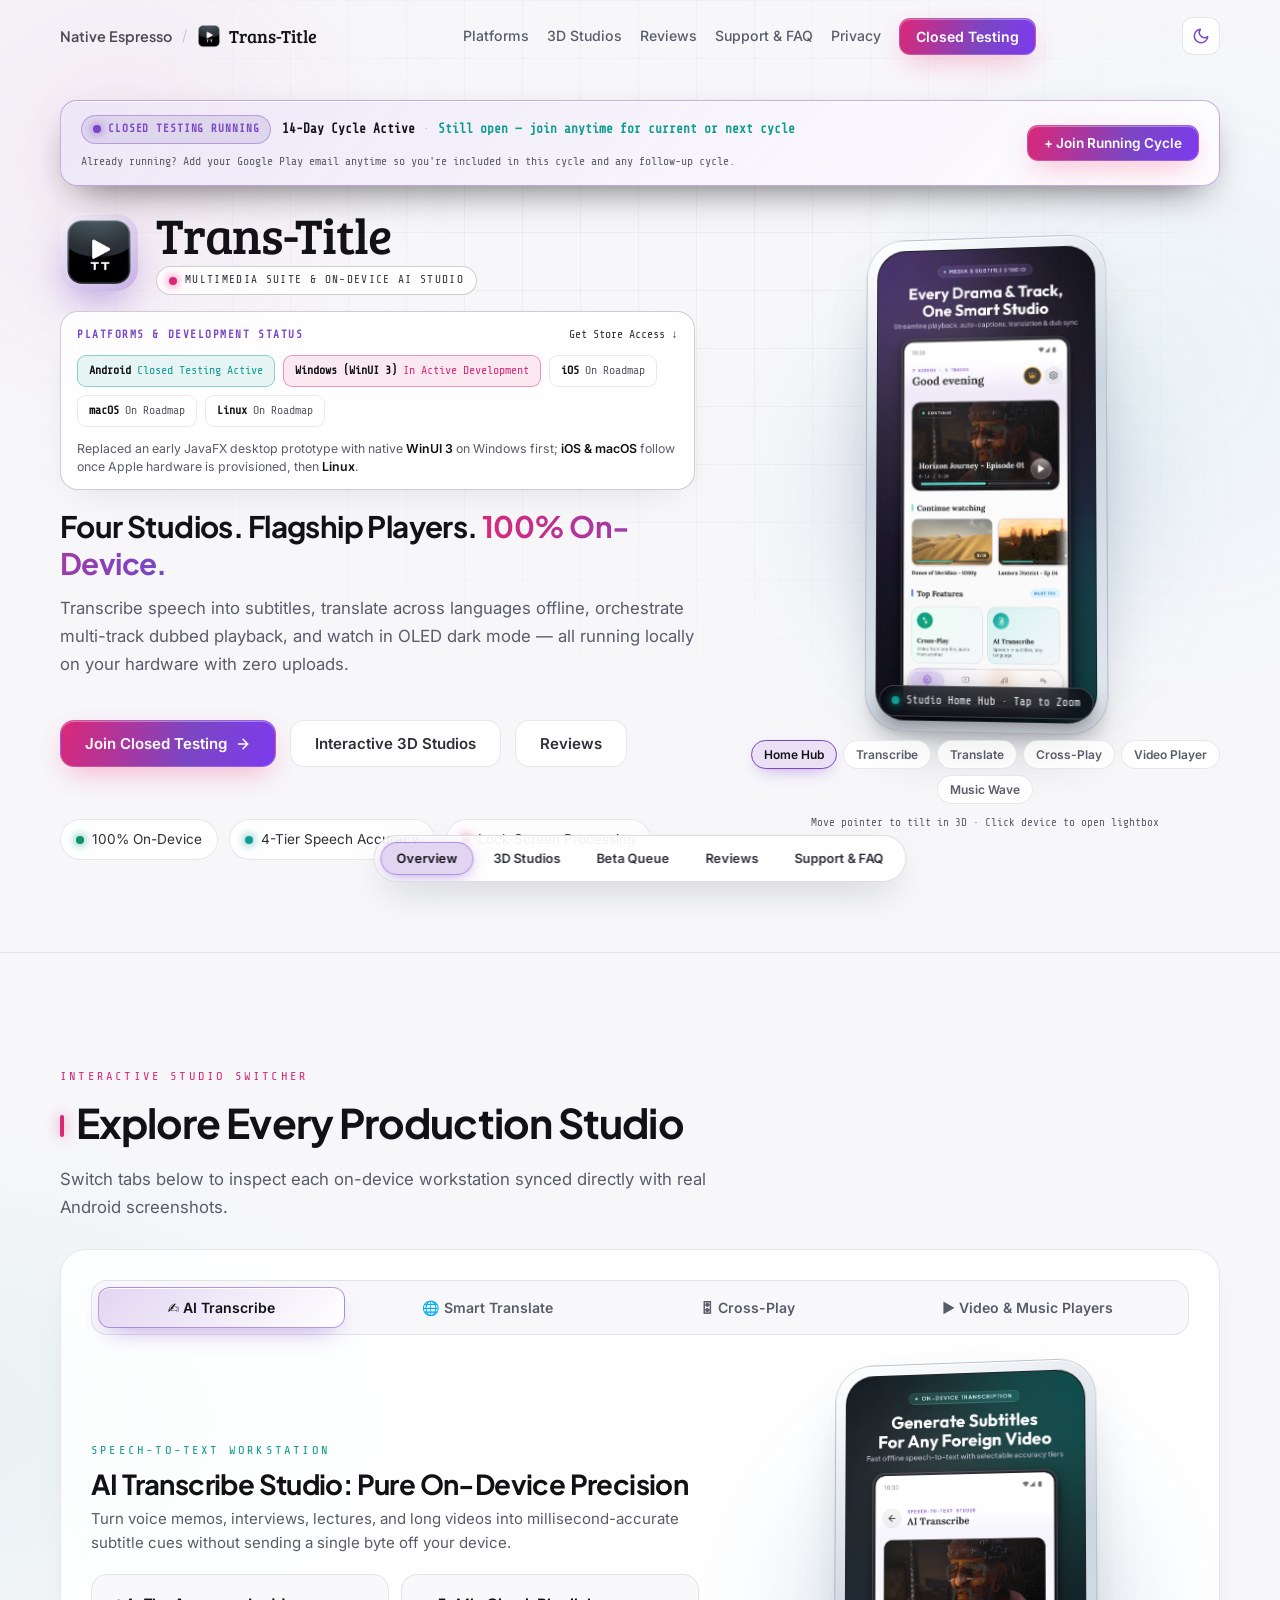
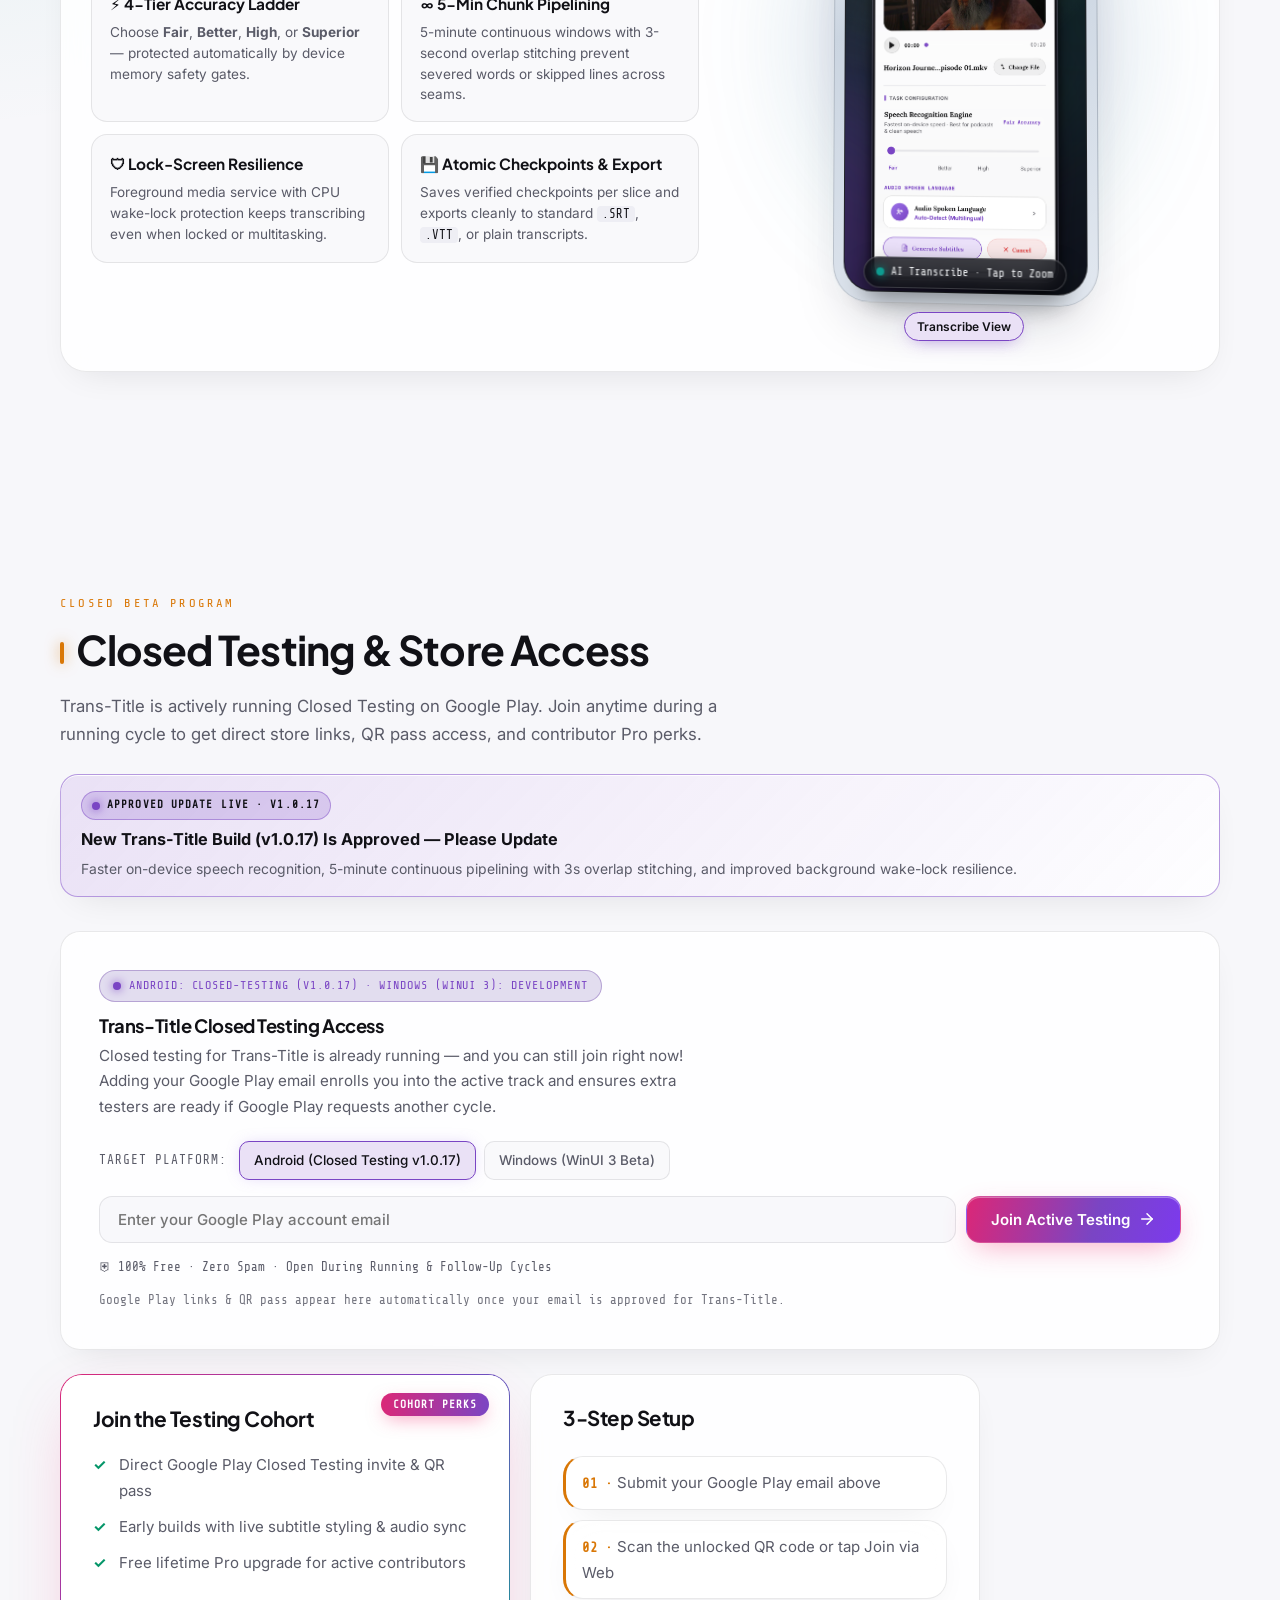
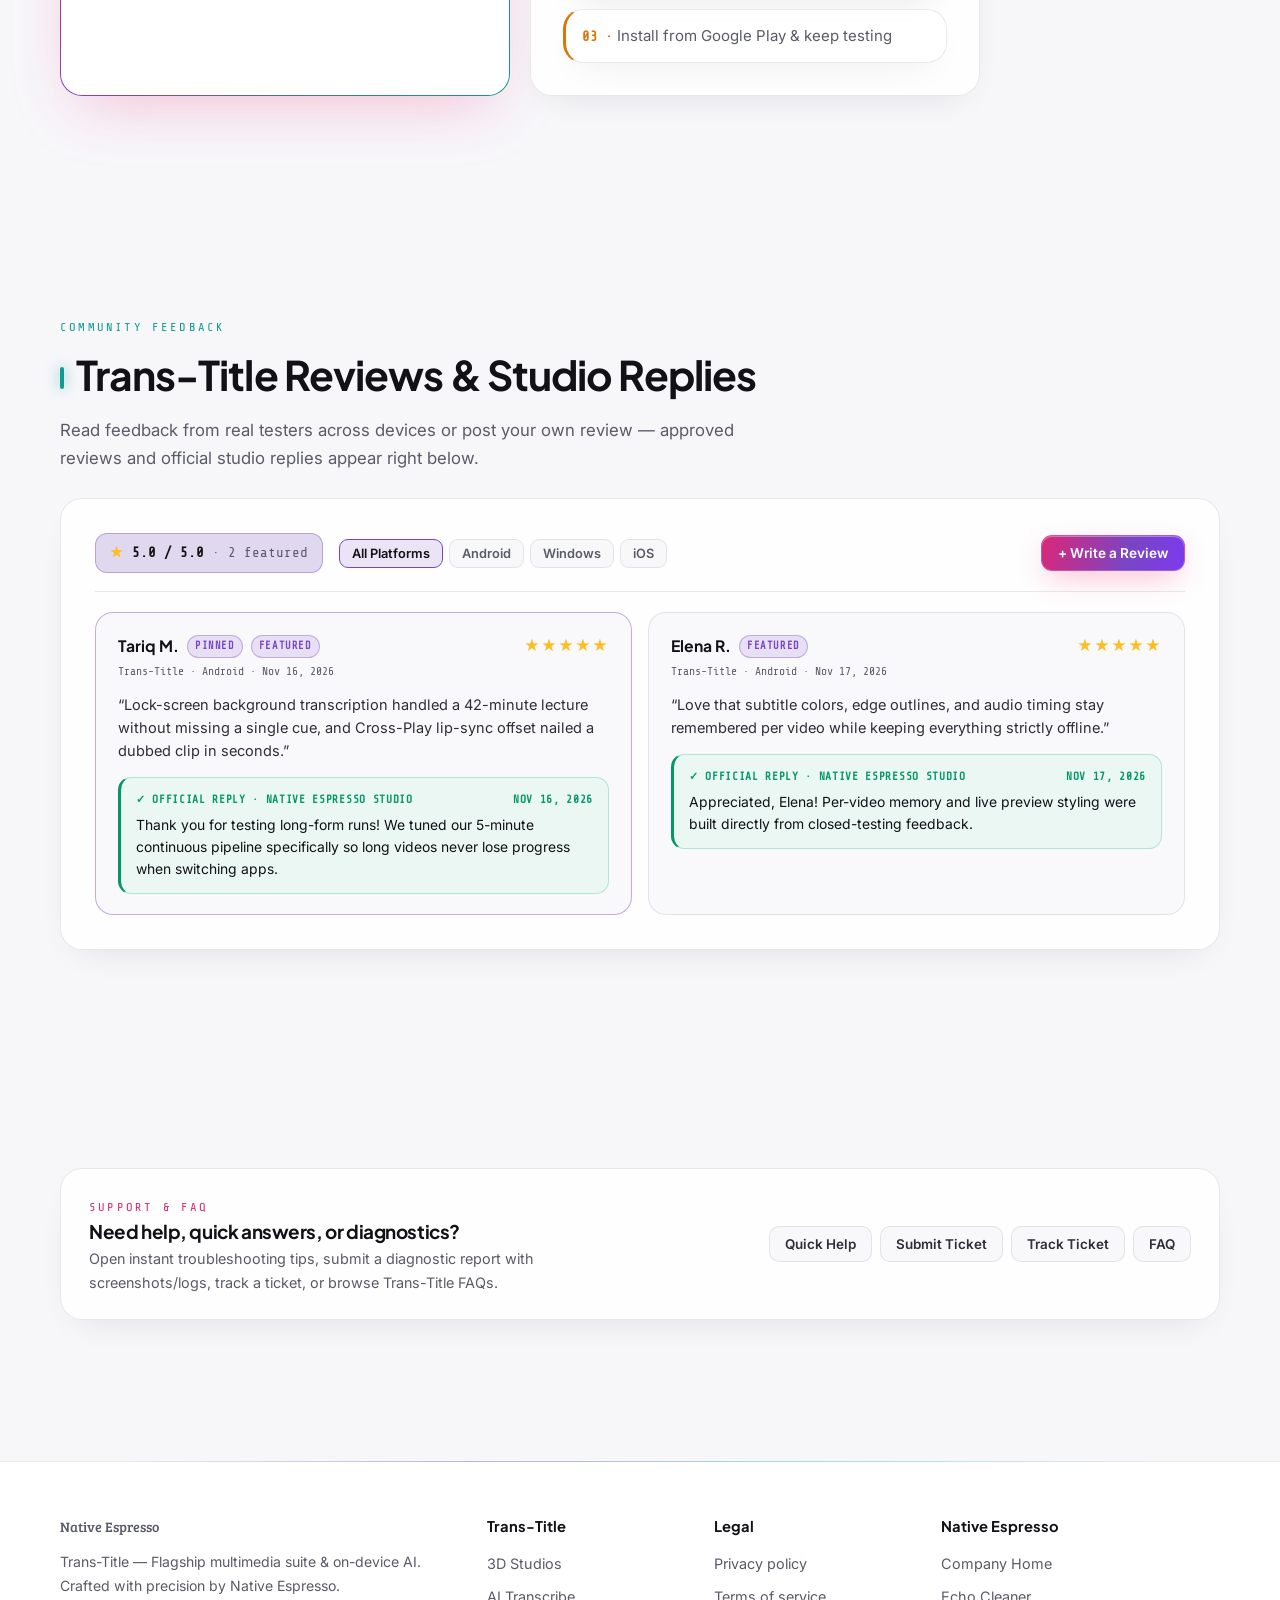
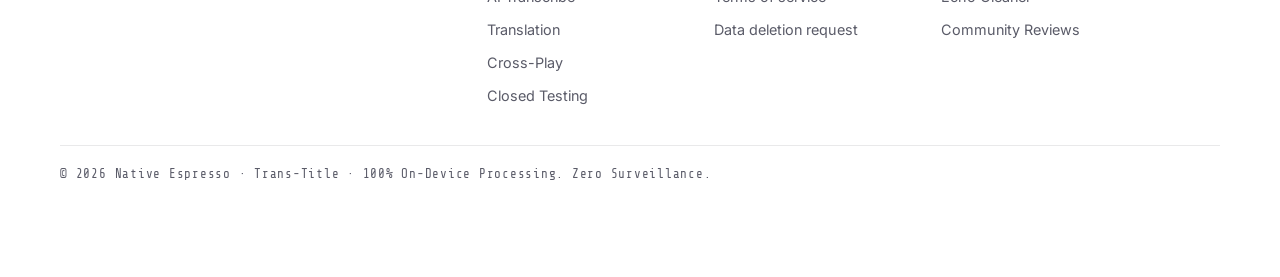
<file: trans-title/index.html>
<!DOCTYPE html>
<html lang="en">
<head>
<meta charset="utf-8">
<meta name="viewport" content="width=device-width, initial-scale=1">
<title>Trans-Title — Flagship Multimedia Suite &amp; On-Device AI Studio</title>
<meta name="description" content="Trans-Title is a flagship native Android media suite with 4-tier on-device speech transcription, neural subtitle translation, multi-track Cross-Play orchestration, and high-fidelity video &amp; music players. 100% offline and private.">
<meta name="theme-color" content="#08080c">
<meta property="og:title" content="Trans-Title — Flagship Multimedia Suite &amp; On-Device AI Studio">
<meta property="og:description" content="On-device speech transcription, subtitle translation, Cross-Play video orchestration, and flagship media players. Zero cloud uploads.">
<link rel="icon" href="../assets/media/trans-title/icon.png">
<link rel="preconnect" href="https://fonts.googleapis.com">
<link rel="preconnect" href="https://fonts.gstatic.com" crossorigin>
<link rel="stylesheet" href="../assets/trans-title.css?v=20261119">
<link rel="stylesheet" href="../assets/spatial-ui.css?v=20261119">
<script>(()=>{const t=localStorage.getItem("theme")||(window.matchMedia("(prefers-color-scheme: light)").matches?"light":"dark");document.documentElement.setAttribute("data-theme",t)})();</script>
</head>
<body>
<div class="grain" aria-hidden="true"></div>

<!-- HEADER / NAV -->
<header class="nav" id="top">
  <div class="wrap nav-in">
    <div class="nav-crumbs">
      <a class="brand brand-parent" href="../index.html" title="Back to Native Espresso Home">
        <span>Native Espresso</span>
      </a>
      <span class="crumb-sep">/</span>
      <a class="brand" href="#top" aria-label="Trans-Title home">
        <img src="../assets/media/trans-title/icon.png" width="24" height="24" style="border-radius:6px;object-fit:cover;" alt="">
        <span>Trans-Title</span>
      </a>
    </div>
    <nav class="links" id="menu" aria-label="Primary">
      <a href="#top">Platforms</a>
      <a href="#studios">3D Studios</a>
      <a href="#reviews">Reviews</a>
      <a href="#support">Support &amp; FAQ</a>
      <a href="privacy.html">Privacy</a>
      <a class="btn btn-sm btn-primary" href="#beta-queue">Closed Testing</a>
    </nav>
    <div style="display:flex;align-items:center;gap:10px;">
      <button class="theme-toggle" aria-label="Toggle theme" title="Toggle light/dark mode"></button>
      <button class="burger" id="burger" aria-expanded="false" aria-controls="menu" aria-label="Menu"><span></span><span></span><span></span></button>
    </div>
  </div>
</header>

<main>
<!-- PRODUCT-FIRST 3D SPATIAL HERO -->
<section class="hero" id="overview">
  <div class="hero-grid-bg" aria-hidden="true"></div>
  <div class="orb orb-a" aria-hidden="true" style="background:radial-gradient(circle,rgba(244,63,123,.48),rgba(155,114,232,.18) 55%,transparent 70%);"></div>
  <div class="orb orb-b" aria-hidden="true" style="background:radial-gradient(circle,rgba(79,209,197,.42),rgba(77,163,255,.18) 55%,transparent 70%);"></div>

  <!-- Live Closed Testing Top Strip (Visible to Everyone) -->
  <div class="wrap live-testing-top" data-hero-countdown="trans-title" hidden></div>

  <div class="wrap hero-split">
    <!-- Left Column: Official Icon, Wordmark, Platform Matrix & CTAs -->
    <div class="hero-identity-col">
      <div class="app-identity-lockup rise" style="--d:0">
        <div class="app-icon-medallion">
          <img src="../assets/media/trans-title/icon.png" alt="Trans-Title official icon">
        </div>
        <div class="app-identity-text">
          <h1 class="app-wordmark is-transtitle">Trans-Title</h1>
          <span class="app-tagline-pill">
            <i class="dot dot-magenta" aria-hidden="true"></i>
            Multimedia Suite &amp; On-Device AI Studio
          </span>
        </div>
      </div>

      <!-- Platform & Development Matrix Placed Prominently First -->
      <div class="platform-matrix-card rise" style="--d:1">
        <div class="pmc-head">
          <span class="pmc-label">Platforms &amp; Development Status</span>
          <a class="pmc-action" href="#beta-queue">Get Store Access ↓</a>
        </div>
        <div class="platforms" data-app-platforms="trans-title">
          <span class="platform-tag active" data-platform-android><b>Android</b> Closed Testing</span>
          <span class="platform-tag dev" data-platform-windows><b>Windows (WinUI 3)</b> In Active Development</span>
          <span class="platform-tag" data-platform-ios><b>iOS</b> On Roadmap</span>
          <span class="platform-tag" data-platform-macos><b>macOS</b> On Roadmap</span>
          <span class="platform-tag" data-platform-linux><b>Linux</b> On Roadmap</span>
        </div>
        <p class="pmc-note">Replaced an early JavaFX desktop prototype with native <strong>WinUI 3</strong> on Windows first; <strong>iOS &amp; macOS</strong> follow once Apple hardware is provisioned, then <strong>Linux</strong>.</p>
      </div>

      <div data-app-access-banner="trans-title" hidden style="margin-bottom:16px;"></div>

      <h2 class="hero-sub-headline rise" style="--d:2">Four Studios. Flagship Players. <span class="grad">100% On-Device.</span></h2>
      <p class="lede rise" style="--d:2.5;margin:0 0 22px;">Transcribe speech into subtitles, translate across languages offline, orchestrate multi-track dubbed playback, and watch in OLED dark mode — all running locally on your hardware with zero uploads.</p>

      <div class="hero-cta rise" style="--d:3;margin-top:20px;">
        <a class="btn btn-primary" href="#beta-queue">
          <span>Join Closed Testing</span>
          <svg viewBox="0 0 24 24" width="16" height="16" fill="none" stroke="currentColor" stroke-width="2.2" stroke-linecap="round" stroke-linejoin="round" aria-hidden="true"><line x1="5" y1="12" x2="19" y2="12"/><polyline points="12 5 19 12 12 19"/></svg>
        </a>
        <a class="btn btn-ghost" href="#studios">Interactive 3D Studios</a>
        <a class="btn btn-ghost" href="#reviews">Reviews</a>
      </div>

      <ul class="chips rise" style="--d:4">
        <li><i class="dot dot-green"></i>100% On-Device</li>
        <li><i class="dot dot-cyan"></i>4-Tier Speech Accuracy</li>
        <li><i class="dot dot-magenta"></i>Lock-Screen Processing</li>
      </ul>
    </div>

    <!-- Right Column: Interactive 3D Tilt Phone Stage -->
    <div class="hero-stage-col rise" style="--d:1.5" data-3d-stage>
      <div class="stage-3d-wrap">
        <div class="stage-3d-aura" aria-hidden="true"></div>
        <div class="phone-3d-frame" title="Click to inspect fullscreen">
          <div class="phone-3d-screen">
            <img src="../assets/media/trans-title/01-home-hub.png" alt="Trans-Title Studio Home Hub">
            <div class="phone-3d-glare" aria-hidden="true"></div>
          </div>
          <div class="phone-3d-badge">
            <i class="dot dot-cyan" aria-hidden="true"></i>
            <span>Studio Home Hub · Tap to Zoom</span>
          </div>
        </div>
      </div>

      <div class="stage-shot-pills" aria-label="Quick app screenshot switcher">
        <button type="button" class="shot-pill active" data-shot-src="../assets/media/trans-title/01-home-hub.png" data-shot-label="Studio Home Hub">Home Hub</button>
        <button type="button" class="shot-pill" data-shot-src="../assets/media/trans-title/02-transcribe.png" data-shot-label="AI Transcribe Studio">Transcribe</button>
        <button type="button" class="shot-pill" data-shot-src="../assets/media/trans-title/03-translate.png" data-shot-label="Smart Translation Studio">Translate</button>
        <button type="button" class="shot-pill" data-shot-src="../assets/media/trans-title/05-cross-play.png" data-shot-label="Cross-Play Dub &amp; Sync">Cross-Play</button>
        <button type="button" class="shot-pill" data-shot-src="../assets/media/trans-title/06-video-player.png" data-shot-label="HD Subtitle Video Player">Video Player</button>
        <button type="button" class="shot-pill" data-shot-src="../assets/media/trans-title/08-music-player.png" data-shot-label="Ambient Music Wave Player">Music Wave</button>
      </div>
      <span class="stage-hint">Move pointer to tilt in 3D · Click device to open lightbox</span>
    </div>
  </div>
</section>

<!-- INTERACTIVE 3D TABBED STUDIO WORKBENCH -->
<section id="studios" class="section" data-accent="magenta">
  <div class="wrap">
    <p class="kicker reveal">Interactive Studio Switcher</p>
    <div class="section-title-row reveal">
      <span class="channel-notch" aria-hidden="true"></span>
      <h2>Explore Every Production Studio</h2>
    </div>
    <p class="lede reveal">Switch tabs below to inspect each on-device workstation synced directly with real Android screenshots.</p>

    <div class="workbench-shell reveal" data-studio-deck>
      <div class="studio-tabs-rail" role="tablist" aria-label="Trans-Title Studios">
        <button type="button" class="studio-tab-btn active" role="tab" aria-selected="true" data-studio-tab="transcribe">✍ AI Transcribe</button>
        <button type="button" class="studio-tab-btn" role="tab" aria-selected="false" data-studio-tab="translate">🌐 Smart Translate</button>
        <button type="button" class="studio-tab-btn" role="tab" aria-selected="false" data-studio-tab="crossplay">🎛 Cross-Play</button>
        <button type="button" class="studio-tab-btn" role="tab" aria-selected="false" data-studio-tab="players">▶ Video &amp; Music Players</button>
      </div>

      <div class="studio-deck-grid">
        <!-- Left: Active Studio Content Panes -->
        <div>
          <!-- PANE 1: AI TRANSCRIBE -->
          <div class="studio-pane active" data-studio-pane="transcribe">
            <div class="studio-pane-head">
              <span class="kicker" style="--accent:var(--cyan)">Speech-to-Text Workstation</span>
              <h3>AI Transcribe Studio: Pure On-Device Precision</h3>
              <p>Turn voice memos, interviews, lectures, and long videos into millisecond-accurate subtitle cues without sending a single byte off your device.</p>
            </div>
            <div class="studio-feature-grid">
              <div class="mini-feature-tile">
                <h4>⚡ 4-Tier Accuracy Ladder</h4>
                <p>Choose <strong>Fair</strong>, <strong>Better</strong>, <strong>High</strong>, or <strong>Superior</strong> — protected automatically by device memory safety gates.</p>
              </div>
              <div class="mini-feature-tile">
                <h4>∞ 5-Min Chunk Pipelining</h4>
                <p>5-minute continuous windows with 3-second overlap stitching prevent severed words or skipped lines across seams.</p>
              </div>
              <div class="mini-feature-tile">
                <h4>🛡 Lock-Screen Resilience</h4>
                <p>Foreground media service with CPU wake-lock protection keeps transcribing even when locked or multitasking.</p>
              </div>
              <div class="mini-feature-tile">
                <h4>💾 Atomic Checkpoints &amp; Export</h4>
                <p>Saves verified checkpoints per slice and exports cleanly to standard <code>.SRT</code>, <code>.VTT</code>, or plain transcripts.</p>
              </div>
            </div>
          </div>

          <!-- PANE 2: SMART TRANSLATION -->
          <div class="studio-pane" data-studio-pane="translate">
            <div class="studio-pane-head">
              <span class="kicker" style="--accent:var(--green)">Global Subtitle Localization</span>
              <h3>Smart Translation &amp; Interactive Cue Editor</h3>
              <p>Inspect embedded subtitle streams inside media containers, translate dialogue offline across dozens of languages, and refine wording line by line.</p>
            </div>
            <div class="studio-feature-grid">
              <div class="mini-feature-tile">
                <h4>🔍 Embedded Stream Extractor</h4>
                <p>Imports videos directly and exposes embedded subtitle tracks inside MKV, MP4, and WebM containers.</p>
              </div>
              <div class="mini-feature-tile">
                <h4>🌐 Offline Neural Translation</h4>
                <p>Local language packages translate English, Spanish, Chinese, Hindi, Arabic, Russian, and more without API keys.</p>
              </div>
              <div class="mini-feature-tile">
                <h4>✏ Visual Subtitle Editor</h4>
                <p>Edit cue wording, inspect timestamps, shift timing, and preview clean subtitle formatting before exporting.</p>
              </div>
              <div class="mini-feature-tile">
                <h4>⚡ Language Setup Shortcuts</h4>
                <p>Saved preferred languages from onboarding appear as one-tap shortcuts across both transcription and translation.</p>
              </div>
            </div>
          </div>

          <!-- PANE 3: CROSS-PLAY -->
          <div class="studio-pane" data-studio-pane="crossplay">
            <div class="studio-pane-head">
              <span class="kicker" style="--accent:var(--blue)">Multi-Track Media Orchestrator</span>
              <h3>Cross-Play Studio: Audio Dubbing &amp; Lip-Sync</h3>
              <p>Pair any video master with external dubbed audio tracks or secondary container streams and align subtitles on a live multi-track timeline.</p>
            </div>
            <div class="studio-feature-grid">
              <div class="mini-feature-tile">
                <h4>🎚 Millisecond Lip-Sync Offset</h4>
                <p>Shift external audio earlier or later with positive and negative millisecond offsets until lip-sync locks in live.</p>
              </div>
              <div class="mini-feature-tile">
                <h4>📂 Sidecar &amp; Embedded Subs</h4>
                <p>Combine <code>.srt</code>, <code>.vtt</code>, <code>.ass</code>, and <code>.ttml</code> subtitles seamlessly alongside internal streams.</p>
              </div>
              <div class="mini-feature-tile">
                <h4>📽 Virtual Video Projects</h4>
                <p>Save multi-track pairings as virtual projects for instant full-screen playback without duplicating source video files.</p>
              </div>
              <div class="mini-feature-tile">
                <h4>📦 Direct Container Export</h4>
                <p>Package composite video, external dub audio, and styled subtitles cleanly into shareable media output.</p>
              </div>
            </div>
          </div>

          <!-- PANE 4: VIDEO & MUSIC PLAYERS -->
          <div class="studio-pane" data-studio-pane="players">
            <div class="studio-pane-head">
              <span class="kicker" style="--accent:var(--magenta)">Flagship Local Libraries &amp; Playback</span>
              <h3>OLED Dark Mode Video &amp; Ambient Wave Music</h3>
              <p>Hardware-accelerated video playback paired with live subtitle customization, GPU visual tuning, and an ambient artwork-reactive audio engine.</p>
            </div>
            <div class="studio-feature-grid">
              <div class="mini-feature-tile">
                <h4>🎬 Subtitle Styling &amp; 0.1s Sync</h4>
                <p>Live inline subtitle colors, outline/shadow edges, background opacity, plus independent 0.1s audio &amp; subtitle timing offsets.</p>
              </div>
              <div class="mini-feature-tile">
                <h4>🎨 GPU Video Adjustments &amp; Gestures</h4>
                <p>Real-time GPU picture sliders, pinch-to-zoom framing, per-video memory, PiP, and frosted brightness/volume HUDs.</p>
              </div>
              <div class="mini-feature-tile">
                <h4>🎵 Gapless &amp; Crossfade Audio</h4>
                <p>High-res audio playback with live waveform visualizer, dynamic album-art aura, gapless transitions, and crossfade blending.</p>
              </div>
              <div class="mini-feature-tile">
                <h4>🗂 Folder &amp; History Control</h4>
                <p>Videos/Folders &amp; Tracks/Folders views, unified Recently Played, folder exclusion filters, and queue restoration.</p>
              </div>
            </div>
          </div>
        </div>

        <!-- Right: Synced 3D Studio Phone Stage -->
        <div class="hero-stage-col" data-3d-stage data-studio-stage>
          <div class="stage-3d-wrap">
            <div class="stage-3d-aura" aria-hidden="true"></div>
            <div class="phone-3d-frame" title="Click to inspect fullscreen">
              <div class="phone-3d-screen">
                <img src="../assets/media/trans-title/02-transcribe.png" alt="Trans-Title AI Transcribe screenshot">
                <div class="phone-3d-glare" aria-hidden="true"></div>
              </div>
              <div class="phone-3d-badge">
                <i class="dot dot-cyan" aria-hidden="true"></i>
                <span>AI Transcribe · Tap to Zoom</span>
              </div>
            </div>
          </div>

          <div class="stage-shot-pills">
            <button type="button" class="shot-pill active" data-shot-group="transcribe" data-shot-src="../assets/media/trans-title/02-transcribe.png" data-shot-label="AI Transcribe — 4 Accuracy Tiers">Transcribe View</button>
            <button type="button" class="shot-pill" hidden data-shot-group="translate" data-shot-src="../assets/media/trans-title/03-translate.png" data-shot-label="Smart Translation Suite">Translate Suite</button>
            <button type="button" class="shot-pill" hidden data-shot-group="translate" data-shot-src="../assets/media/trans-title/04-subtitle-editor.png" data-shot-label="Interactive Subtitle Viewer &amp; Editor">Cue Editor</button>
            <button type="button" class="shot-pill" hidden data-shot-group="crossplay" data-shot-src="../assets/media/trans-title/05-cross-play.png" data-shot-label="Cross-Play Multi-Track Composer">Cross-Play Console</button>
            <button type="button" class="shot-pill" hidden data-shot-group="players" data-shot-src="../assets/media/trans-title/06-video-player.png" data-shot-label="OLED Video Player &amp; Subtitle Styling">Video Player</button>
            <button type="button" class="shot-pill" hidden data-shot-group="players" data-shot-src="../assets/media/trans-title/07-video-library.png" data-shot-label="Video Library &amp; Reels">Video Library</button>
            <button type="button" class="shot-pill" hidden data-shot-group="players" data-shot-src="../assets/media/trans-title/08-music-player.png" data-shot-label="Ambient Music Wave Player">Music Wave</button>
          </div>
        </div>
      </div>
    </div>
  </div>
</section>

<!-- TESTING QUEUE & BETA SQUAD -->
<section id="beta-queue" class="section" data-accent="amber">
  <div class="wrap">
    <p class="kicker reveal">Closed Beta Program</p>
    <div class="section-title-row reveal">
      <span class="channel-notch" aria-hidden="true"></span>
      <h2>Closed Testing &amp; Store Access</h2>
    </div>
    <p class="lede reveal">Trans-Title is actively running Closed Testing on Google Play. Join anytime during a running cycle to get direct store links, QR pass access, and contributor Pro perks.</p>

    <div style="margin-top:26px;">
      <div data-beta-widget data-app-id="trans-title" data-app-name="Trans-Title" data-single-app="true"></div>
    </div>

    <div class="grid plans" style="grid-template-columns:1fr 1fr;margin-top:24px;">
      <article class="plan plan-pro reveal" style="align-items:flex-start;">
        <span class="tag">Cohort Perks</span>
        <h3 style="font-size:1.3rem;">Join the Testing Cohort</h3>
        <ul style="margin:6px 0 0;">
          <li class="yes">Direct Google Play Closed Testing invite &amp; QR pass</li>
          <li class="yes">Early builds with live subtitle styling &amp; audio sync</li>
          <li class="yes">Free lifetime Pro upgrade for active contributors</li>
        </ul>
      </article>

      <article class="plan reveal" style="align-items:flex-start;">
        <h3 style="font-size:1.28rem;">3-Step Setup</h3>
        <ol class="steps" style="grid-template-columns:1fr;margin-top:10px;gap:10px;width:100%;">
          <li style="padding:13px 16px;"><b class="mono">01 ·</b> Submit your Google Play email above</li>
          <li style="padding:13px 16px;"><b class="mono">02 ·</b> Scan the unlocked QR code or tap Join via Web</li>
          <li style="padding:13px 16px;"><b class="mono">03 ·</b> Install from Google Play &amp; keep testing</li>
        </ol>
      </article>
    </div>
  </div>
</section>

<!-- COMMUNITY REVIEWS & OFFICIAL STUDIO REPLIES -->
<section id="reviews" class="section" data-accent="cyan">
  <div class="wrap">
    <p class="kicker reveal">Community Feedback</p>
    <div class="section-title-row reveal">
      <span class="channel-notch" aria-hidden="true"></span>
      <h2>Trans-Title Reviews &amp; Studio Replies</h2>
    </div>
    <p class="lede reveal">Read feedback from real testers across devices or post your own review — approved reviews and official studio replies appear right below.</p>

    <div style="margin-top:26px;" class="reveal" data-reviews-widget data-app-id="trans-title" data-app-name="Trans-Title"></div>
  </div>
</section>

<!-- COMPACT EXPANDABLE SUPPORT & FAQ DRAWER -->
<section id="support" class="section" data-accent="magenta">
  <div class="wrap">
    <div class="support-compact-shell reveal" data-support-portal data-support-scope="trans-title" data-expandable="true">
      <div class="support-compact-bar">
        <div class="support-compact-copy">
          <span class="kicker" style="margin-bottom:4px;">Support &amp; FAQ</span>
          <h3>Need help, quick answers, or diagnostics?</h3>
          <p>Open instant troubleshooting tips, submit a diagnostic report with screenshots/logs, track a ticket, or browse Trans-Title FAQs.</p>
        </div>
        <div class="support-quick-actions">
          <button type="button" class="support-trigger" data-support-open="troubleshoot">Quick Help</button>
          <button type="button" class="support-trigger" data-support-open="ticket">Submit Ticket</button>
          <button type="button" class="support-trigger" data-support-open="lookup">Track Ticket</button>
          <button type="button" class="support-trigger" data-support-open="faq">FAQ</button>
        </div>
      </div>

      <div class="support-drawer" data-support-drawer aria-hidden="true">
        <div id="issue-alert" data-issue-alert></div>

        <div class="support-drawer-bar">
          <div class="support-drawer-tabs" role="tablist">
            <button type="button" class="support-tab" data-support-tab="troubleshoot">Quick Help</button>
            <button type="button" class="support-tab" data-support-tab="ticket">Submit Ticket</button>
            <button type="button" class="support-tab" data-support-tab="lookup">Track Ticket</button>
            <button type="button" class="support-tab" data-support-tab="faq">FAQ</button>
          </div>
          <button type="button" class="support-collapse-btn" data-support-close>Collapse ↑</button>
        </div>

        <!-- PANE 1: QUICK HELP -->
        <div class="support-pane" data-support-pane="troubleshoot">
          <p class="muted" style="font-size:0.88rem;margin-bottom:12px;">Select an issue scenario below for immediate resolution steps:</p>
          <div class="symptom-pills" data-symptom-pills></div>
          <div class="form-row">
            <label for="issue-category-sel-tt">Common Scenarios:</label>
            <select id="issue-category-sel-tt" class="form-select" data-issue-category>
              <option value="">-- Choose an issue for instant tips --</option>
              <option value="android-install">Android: Google Play Closed Testing invitation not opening</option>
              <option value="windows-store">Windows: Microsoft Store download stuck or error 0x80070005</option>
              <option value="audio-permission">Permissions: Microphone or file storage access denied</option>
              <option value="app-crash">App Crash: Startup crash or unexpected termination</option>
              <option value="general">General: Feedback or questions for our lead engineer</option>
            </select>
          </div>
          <div data-dynamic-troubleshooting></div>
        </div>

        <!-- PANE 2: SUBMIT TICKET -->
        <div class="support-pane" data-support-pane="ticket">
          <form data-issue-form>
            <input type="hidden" name="appId" value="trans-title">
            <div class="form-grid-2">
              <div class="form-row">
                <label for="sup-email-tt">Your Contact Email:</label>
                <input type="email" id="sup-email-tt" name="email" required placeholder="name@example.com" class="queue-input" autocomplete="email">
              </div>
              <div class="form-row">
                <label for="sup-platform-tt">Platform / OS:</label>
                <select id="sup-platform-tt" name="platform" class="form-select">
                  <option value="Android">Android</option>
                  <option value="Windows">Windows Desktop (WinUI 3)</option>
                  <option value="iOS">iOS</option>
                </select>
              </div>
            </div>
            <div class="form-row">
              <label for="sup-desc-tt">
                <span>Issue Description &amp; Device Details:</span>
                <button type="button" class="btn-auto-spec" data-auto-detect-specs>⚡ Auto-Detect Specs</button>
              </label>
              <textarea id="sup-desc-tt" name="description" required placeholder="Device model, Android/Windows version, error code, or description..." class="form-textarea"></textarea>
            </div>
            <div class="form-row">
              <label>Attach Screenshot, Video Clip, or Log (Optional):</label>
              <div class="file-dropzone" data-file-dropzone>
                <input type="file" data-file-input style="display:none;" accept="image/*,video/*,.log,.txt">
                <div class="dropzone-in">
                  <span class="drop-ico">📎</span>
                  <span>Drop error screenshot, video recording, or crash log here, or <u>browse</u></span>
                  <span class="drop-hint">PNG, JPG, MP4, WEBM, TXT up to 15 MB · Secure Cloud Storage</span>
                </div>
              </div>
              <div class="file-preview" data-file-preview></div>
            </div>
            <button type="submit" class="btn btn-primary" style="margin-top:6px;">
              <span>Submit Issue Report</span>
              <svg viewBox="0 0 24 24" width="18" height="18" fill="none" stroke="currentColor" stroke-width="2" stroke-linecap="round" stroke-linejoin="round" aria-hidden="true"><line x1="22" y1="2" x2="11" y2="13"/><polygon points="22 2 15 22 11 13 2 9 22 2"/></svg>
            </button>
          </form>
        </div>

        <!-- PANE 3: TICKET LOOKUP -->
        <div class="support-pane" data-support-pane="lookup">
          <p class="muted" style="font-size:0.88rem;margin-bottom:12px;">Enter your ticket reference or email to view recent submissions stored on this device:</p>
          <form data-lookup-form class="lookup-form">
            <input type="text" name="ticketQuery" placeholder="Enter Ticket # (e.g. NE-B891A4F2) or your registered email" class="queue-input" style="flex:1;min-width:260px;">
            <button type="submit" class="btn btn-ghost">Check Status</button>
          </form>
          <div data-lookup-result></div>
        </div>

        <!-- PANE 4: COLLAPSIBLE FAQ -->
        <div class="support-pane" data-support-pane="faq" id="faq">
          <div class="faq" style="margin-top:0;">
            <details open>
              <summary>Does Trans-Title upload my audio, videos, or transcripts?</summary>
              <p>No. Trans-Title is built on an absolute privacy architecture. All speech-to-text recognition, subtitle translation, and video processing runs 100% on your hardware. Your media never leaves your device and the app functions fully in airplane mode.</p>
            </details>
            <details>
              <summary>What are the 4 accuracy tiers in AI Transcribe?</summary>
              <p>We provide four optimized on-device accuracy levels: <strong>Fair</strong> (ultra-lightweight for quick notes), <strong>Better</strong> (balanced for everyday dialogue), <strong>High</strong> (high-precision for multi-speaker discussions), and <strong>Superior</strong> (maximum recognition fidelity for studio work, safely gated for devices with &ge; 5 GB RAM).</p>
            </details>
            <details>
              <summary>Can it transcribe long videos and podcasts without cutting off words?</summary>
              <p>Yes. Trans-Title uses 5-minute continuous pipelining combined with a 3-second overlap stitching algorithm that ensures words at chunk boundaries are never truncated or duplicated.</p>
            </details>
            <details>
              <summary>Does transcription continue when the screen is locked?</summary>
              <p>Yes. Trans-Title runs a resilient foreground media service with wake-lock protection so you can lock your screen or switch apps without interrupting progress.</p>
            </details>
            <details>
              <summary>What is Cross-Play Studio?</summary>
              <p>Cross-Play is our video workbench that lets you pair a video container with external dubbed audio tracks (with positive or negative millisecond delay adjustment for lip-sync) and subtitle sidecars, allowing you to preview or export multi-track media effortlessly.</p>
            </details>
            <details>
              <summary>What is the desktop &amp; multi-platform roadmap (Windows, iOS, macOS, Linux)?</summary>
              <p>After testing an early JavaFX player prototype, we moved desktop engineering to native <strong>WinUI 3</strong> on Windows for superior GPU smoothness and system integration (currently in active development alongside Android Closed Testing). Native <strong>iOS and macOS</strong> editions will follow once dedicated Apple Mac build hardware is provisioned, with a <strong>Linux</strong> edition planned as studio bandwidth permits.</p>
            </details>
          </div>
        </div>
      </div>
    </div>
  </div>
</section>
</main>

<!-- FLOATING FROSTED GLASS BOTTOM COMMAND DOCK -->
<nav class="floating-dock" aria-label="Trans-Title quick navigation">
  <a class="dock-item active" href="#overview">Overview</a>
  <a class="dock-item" href="#studios">3D Studios</a>
  <a class="dock-item" href="#beta-queue">Beta Queue</a>
  <a class="dock-item" href="#reviews">Reviews</a>
  <a class="dock-item" href="#support">Support &amp; FAQ</a>
</nav>

<!-- FOOTER -->
<footer class="footer">
  <div class="wrap foot-in">
    <div>
      <a class="brand" href="../index.html"><span>Native Espresso</span></a>
      <p class="muted">Trans-Title — Flagship multimedia suite &amp; on-device AI.<br>Crafted with precision by Native Espresso.</p>
    </div>
    <nav aria-label="Trans-Title">
      <b>Trans-Title</b>
      <a href="#studios">3D Studios</a>
      <a href="#transcribe">AI Transcribe</a>
      <a href="#translate">Translation</a>
      <a href="#crossplay">Cross-Play</a>
      <a href="#beta-queue">Closed Testing</a>
    </nav>
    <nav aria-label="Legal">
      <b>Legal</b>
      <a href="privacy.html">Privacy policy</a>
      <a href="terms.html">Terms of service</a>
      <a href="mailto:native.espresso@gmail.com">Data deletion request</a>
    </nav>
    <nav aria-label="Studio">
      <b>Native Espresso</b>
      <a href="../index.html">Company Home</a>
      <a href="../echo-cleaner/">Echo Cleaner</a>
      <a href="#reviews">Community Reviews</a>
    </nav>
  </div>
  <div class="wrap foot-base mono">
    © <span id="yr"></span> Native Espresso · Trans-Title · 100% On-Device Processing. Zero Surveillance.
  </div>
</footer>

<script src="../assets/main.js?v=20261119"></script>
<script src="../assets/cloud-client.js?v=20261119"></script>
</body>
</html>
</file>
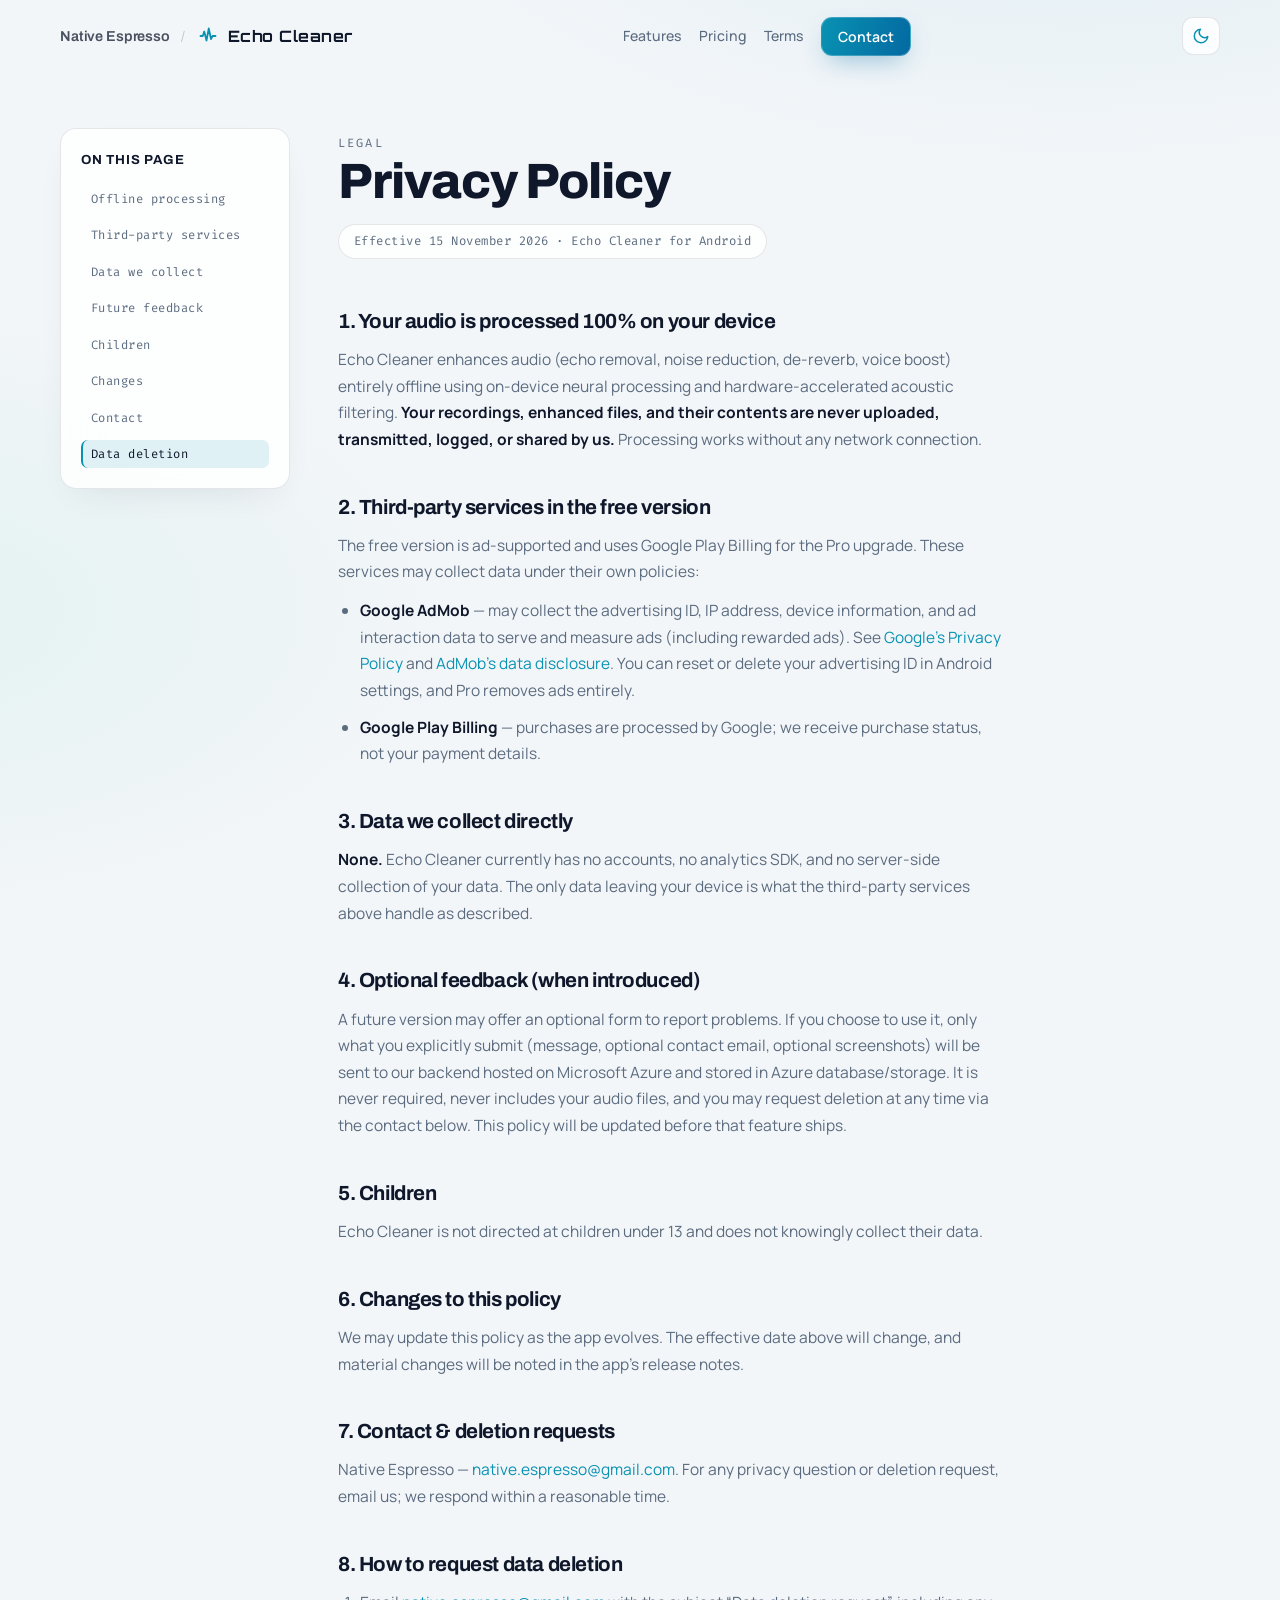
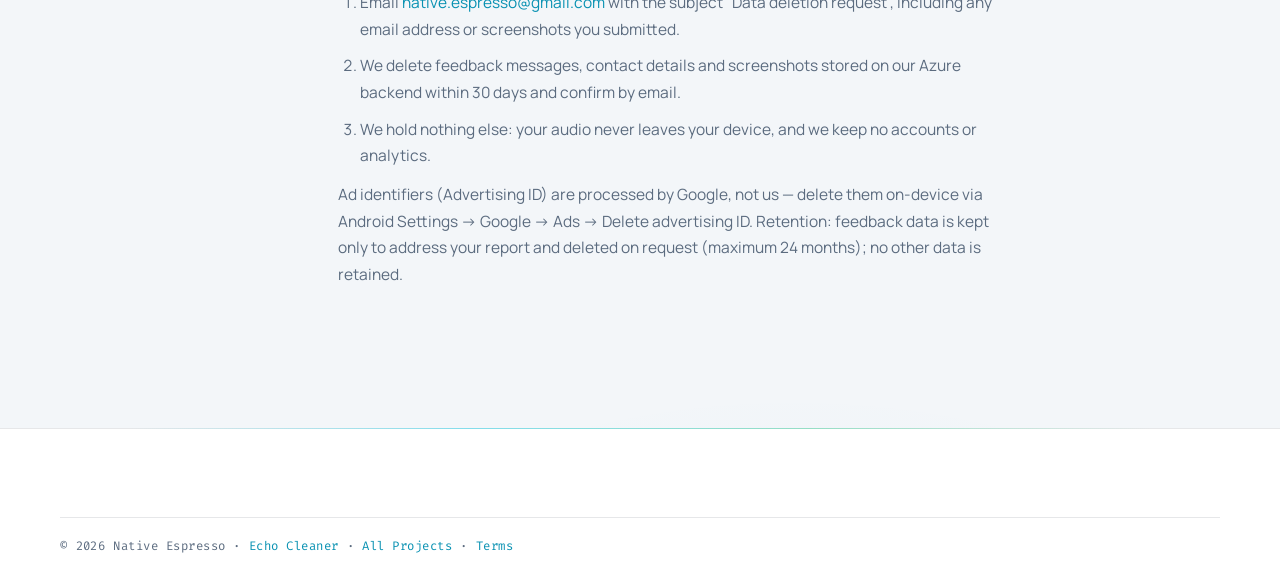
<file: echo-cleaner/privacy.html>
<!DOCTYPE html>
<html lang="en">
<head>
<meta charset="utf-8">
<meta name="viewport" content="width=device-width, initial-scale=1">
<title>Privacy Policy — Echo Cleaner</title>
<meta name="description" content="Echo Cleaner privacy policy: 100% offline audio processing, AdMob and Play Billing disclosures.">
<meta name="theme-color" content="#090d13">
<link rel="icon" href="data:image/svg+xml,%3Csvg xmlns='http://www.w3.org/2000/svg' viewBox='0 0 32 32'%3E%3Crect width='32' height='32' rx='7' fill='%23090d13'/%3E%3Cpath d='M6 16h3l2-6 3 12 3-16 3 14 2-4h4' stroke='%2322d3ee' stroke-width='2.4' fill='none' stroke-linecap='round' stroke-linejoin='round'/%3E%3C/svg%3E">
<link rel="preconnect" href="https://fonts.googleapis.com">
<link rel="preconnect" href="https://fonts.gstatic.com" crossorigin>
<link rel="stylesheet" href="../assets/style.css?v=20261118e">
<script>(()=>{const t=localStorage.getItem("theme")||(window.matchMedia("(prefers-color-scheme: light)").matches?"light":"dark");document.documentElement.setAttribute("data-theme",t)})();</script>
</head>
<body>
<div class="grain" aria-hidden="true"></div>
<header class="nav">
  <div class="wrap nav-in">
    <div class="nav-crumbs">
      <a class="brand brand-parent" href="../index.html" title="Back to Native Espresso Home"><span>Native Espresso</span></a>
      <span class="crumb-sep">/</span>
      <a class="brand" href="index.html"><svg viewBox="0 0 32 32" width="24" height="24" aria-hidden="true"><path d="M6 16h3l2-6 3 12 3-16 3 14 2-4h4" stroke="currentColor" stroke-width="2.4" fill="none" stroke-linecap="round" stroke-linejoin="round"/></svg><span>Echo&nbsp;Cleaner</span></a>
    </div>
    <nav class="links" id="menu"><a href="index.html#features">Features</a><a href="index.html#pricing">Pricing</a><a href="terms.html">Terms</a><a class="btn btn-sm btn-primary" href="mailto:native.espresso@gmail.com">Contact</a></nav>
    <div style="display:flex;align-items:center;gap:10px;">
      <button class="theme-toggle" aria-label="Toggle theme" title="Toggle light/dark mode"></button>
      <button class="burger" id="burger" aria-expanded="false" aria-controls="menu" aria-label="Menu"><span></span><span></span><span></span></button>
    </div>
  </div>
</header>
<main class="section legal">
  <div class="wrap legal-in">
    <aside class="toc mono" aria-label="On this page">
      <b>On this page</b>
      <a href="#offline">Offline processing</a><a href="#third">Third-party services</a><a href="#collect">Data we collect</a><a href="#feedback">Future feedback</a><a href="#children">Children</a><a href="#changes">Changes</a><a href="#contact">Contact</a><a href="#deletion">Data deletion</a>
    </aside>
    <article class="doc">
      <p class="kicker">Legal</p>
      <h1>Privacy Policy</h1>
      <p class="chip mono">Effective 15 November 2026 · Echo Cleaner for Android</p>

      <h2 id="offline">1. Your audio is processed 100% on your device</h2>
      <p>Echo Cleaner enhances audio (echo removal, noise reduction, de-reverb, voice boost) entirely offline using on-device neural processing and hardware-accelerated acoustic filtering. <strong>Your recordings, enhanced files, and their contents are never uploaded, transmitted, logged, or shared by us.</strong> Processing works without any network connection.</p>

      <h2 id="third">2. Third-party services in the free version</h2>
      <p>The free version is ad-supported and uses Google Play Billing for the Pro upgrade. These services may collect data under their own policies:</p>
      <ul>
        <li><strong>Google AdMob</strong> — may collect the advertising ID, IP address, device information, and ad interaction data to serve and measure ads (including rewarded ads). See <a href="https://policies.google.com/privacy" rel="noopener">Google’s Privacy Policy</a> and <a href="https://support.google.com/admob/answer/6128543" rel="noopener">AdMob’s data disclosure</a>. You can reset or delete your advertising ID in Android settings, and Pro removes ads entirely.</li>
        <li><strong>Google Play Billing</strong> — purchases are processed by Google; we receive purchase status, not your payment details.</li>
      </ul>

      <h2 id="collect">3. Data we collect directly</h2>
      <p><strong>None.</strong> Echo Cleaner currently has no accounts, no analytics SDK, and no server-side collection of your data. The only data leaving your device is what the third-party services above handle as described.</p>

      <h2 id="feedback">4. Optional feedback (when introduced)</h2>
      <p>A future version may offer an optional form to report problems. If you choose to use it, only what you explicitly submit (message, optional contact email, optional screenshots) will be sent to our backend hosted on Microsoft Azure and stored in Azure database/storage. It is never required, never includes your audio files, and you may request deletion at any time via the contact below. This policy will be updated before that feature ships.</p>

      <h2 id="children">5. Children</h2>
      <p>Echo Cleaner is not directed at children under 13 and does not knowingly collect their data.</p>

      <h2 id="changes">6. Changes to this policy</h2>
      <p>We may update this policy as the app evolves. The effective date above will change, and material changes will be noted in the app’s release notes.</p>

      <h2 id="contact">7. Contact &amp; deletion requests</h2>
      <p>Native Espresso — <a href="mailto:native.espresso@gmail.com">native.espresso@gmail.com</a>. For any privacy question or deletion request, email us; we respond within a reasonable time.</p>

      <h2 id="deletion">8. How to request data deletion</h2>
      <ol>
        <li>Email <a href="mailto:native.espresso@gmail.com?subject=Echo%20Cleaner%20data%20deletion%20request">native.espresso@gmail.com</a>
            with the subject “Data deletion request”, including any email address or screenshots you submitted.</li>
        <li>We delete feedback messages, contact details and screenshots stored on our Azure backend
            within 30 days and confirm by email.</li>
        <li>We hold nothing else: your audio never leaves your device, and we keep no accounts or analytics.</li>
      </ol>
      <p>Ad identifiers (Advertising ID) are processed by Google, not us — delete them on-device via
      Android Settings → Google → Ads → Delete advertising ID. Retention: feedback data is kept only
      to address your report and deleted on request (maximum 24 months); no other data is retained.</p>
    </article>
  </div>
</main>
<footer class="footer"><div class="wrap foot-base mono">© <span id="yr"></span> Native Espresso · <a href="index.html">Echo Cleaner</a> · <a href="../index.html">All Projects</a> · <a href="terms.html">Terms</a></div></footer>
<script src="../assets/main.js?v=20261118e"></script>
</body>
</html>
</file>
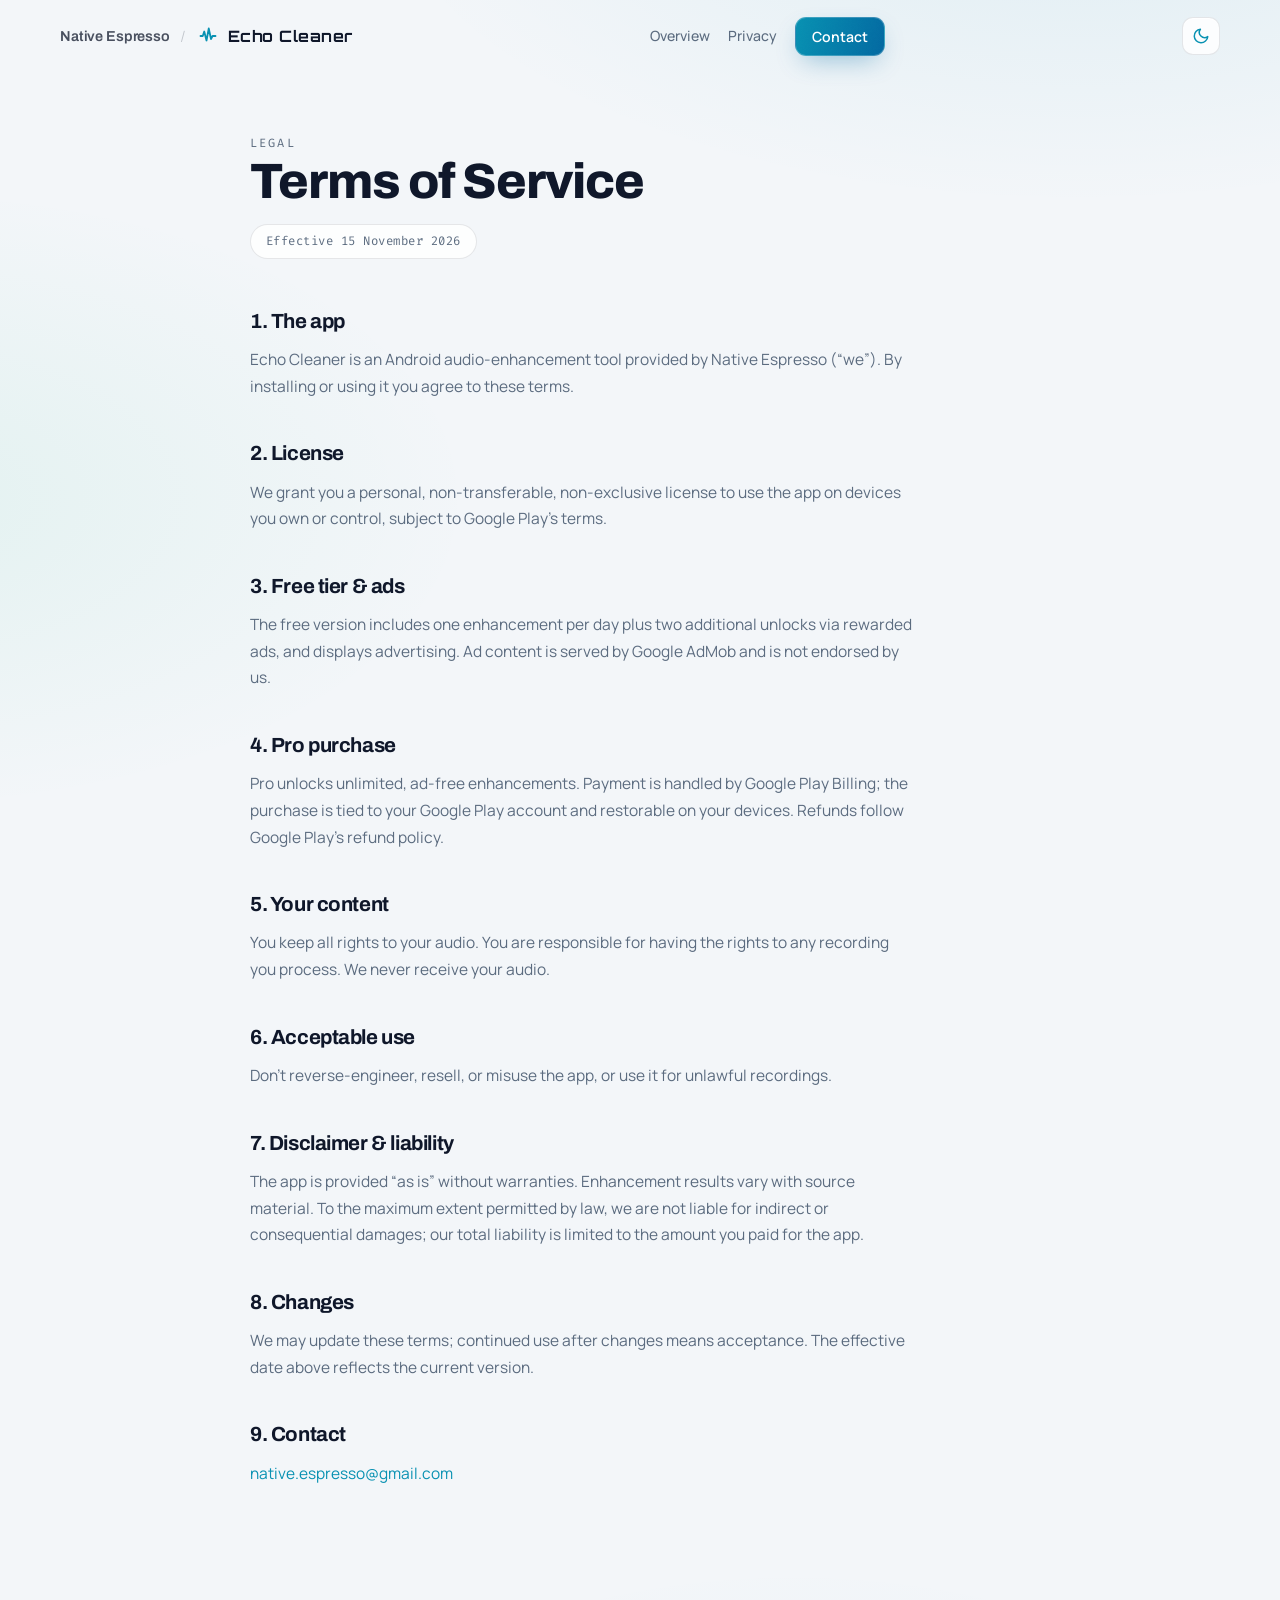
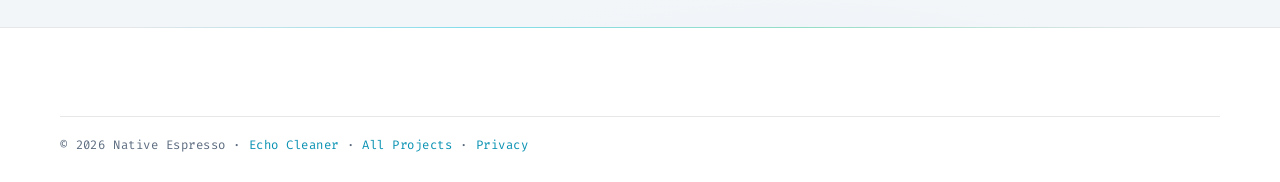
<file: echo-cleaner/terms.html>
<!DOCTYPE html>
<html lang="en">
<head>
<meta charset="utf-8">
<meta name="viewport" content="width=device-width, initial-scale=1">
<title>Terms of Service — Echo Cleaner</title>
<meta name="theme-color" content="#090d13">
<link rel="icon" href="data:image/svg+xml,%3Csvg xmlns='http://www.w3.org/2000/svg' viewBox='0 0 32 32'%3E%3Crect width='32' height='32' rx='7' fill='%23090d13'/%3E%3Cpath d='M6 16h3l2-6 3 12 3-16 3 14 2-4h4' stroke='%2322d3ee' stroke-width='2.4' fill='none' stroke-linecap='round' stroke-linejoin='round'/%3E%3C/svg%3E">
<link rel="preconnect" href="https://fonts.googleapis.com">
<link rel="preconnect" href="https://fonts.gstatic.com" crossorigin>
<link rel="stylesheet" href="../assets/style.css?v=20261118e">
<script>(()=>{const t=localStorage.getItem("theme")||(window.matchMedia("(prefers-color-scheme: light)").matches?"light":"dark");document.documentElement.setAttribute("data-theme",t)})();</script>
</head>
<body>
<div class="grain" aria-hidden="true"></div>
<header class="nav">
  <div class="wrap nav-in">
    <div class="nav-crumbs">
      <a class="brand brand-parent" href="../index.html" title="Back to Native Espresso Home"><span>Native Espresso</span></a>
      <span class="crumb-sep">/</span>
      <a class="brand" href="index.html"><svg viewBox="0 0 32 32" width="24" height="24" aria-hidden="true"><path d="M6 16h3l2-6 3 12 3-16 3 14 2-4h4" stroke="currentColor" stroke-width="2.4" fill="none" stroke-linecap="round" stroke-linejoin="round"/></svg><span>Echo&nbsp;Cleaner</span></a>
    </div>
    <nav class="links" id="menu"><a href="index.html">Overview</a><a href="privacy.html">Privacy</a><a class="btn btn-sm btn-primary" href="mailto:native.espresso@gmail.com">Contact</a></nav>
    <div style="display:flex;align-items:center;gap:10px;">
      <button class="theme-toggle" aria-label="Toggle theme" title="Toggle light/dark mode"></button>
      <button class="burger" id="burger" aria-expanded="false" aria-controls="menu" aria-label="Menu"><span></span><span></span><span></span></button>
    </div>
  </div>
</header>
<main class="section legal">
  <div class="wrap narrow">
    <article class="doc">
      <p class="kicker">Legal</p>
      <h1>Terms of Service</h1>
      <p class="chip mono">Effective 15 November 2026</p>
      <h2>1. The app</h2><p>Echo Cleaner is an Android audio-enhancement tool provided by Native Espresso (“we”). By installing or using it you agree to these terms.</p>
      <h2>2. License</h2><p>We grant you a personal, non-transferable, non-exclusive license to use the app on devices you own or control, subject to Google Play’s terms.</p>
      <h2>3. Free tier &amp; ads</h2><p>The free version includes one enhancement per day plus two additional unlocks via rewarded ads, and displays advertising. Ad content is served by Google AdMob and is not endorsed by us.</p>
      <h2>4. Pro purchase</h2><p>Pro unlocks unlimited, ad-free enhancements. Payment is handled by Google Play Billing; the purchase is tied to your Google Play account and restorable on your devices. Refunds follow Google Play’s refund policy.</p>
      <h2>5. Your content</h2><p>You keep all rights to your audio. You are responsible for having the rights to any recording you process. We never receive your audio.</p>
      <h2>6. Acceptable use</h2><p>Don’t reverse-engineer, resell, or misuse the app, or use it for unlawful recordings.</p>
      <h2>7. Disclaimer &amp; liability</h2><p>The app is provided “as is” without warranties. Enhancement results vary with source material. To the maximum extent permitted by law, we are not liable for indirect or consequential damages; our total liability is limited to the amount you paid for the app.</p>
      <h2>8. Changes</h2><p>We may update these terms; continued use after changes means acceptance. The effective date above reflects the current version.</p>
      <h2>9. Contact</h2><p><a href="mailto:native.espresso@gmail.com">native.espresso@gmail.com</a></p>
    </article>
  </div>
</main>
<footer class="footer"><div class="wrap foot-base mono">© <span id="yr"></span> Native Espresso · <a href="index.html">Echo Cleaner</a> · <a href="../index.html">All Projects</a> · <a href="privacy.html">Privacy</a></div></footer>
<script src="../assets/main.js?v=20261118e"></script>
</body>
</html>
</file>
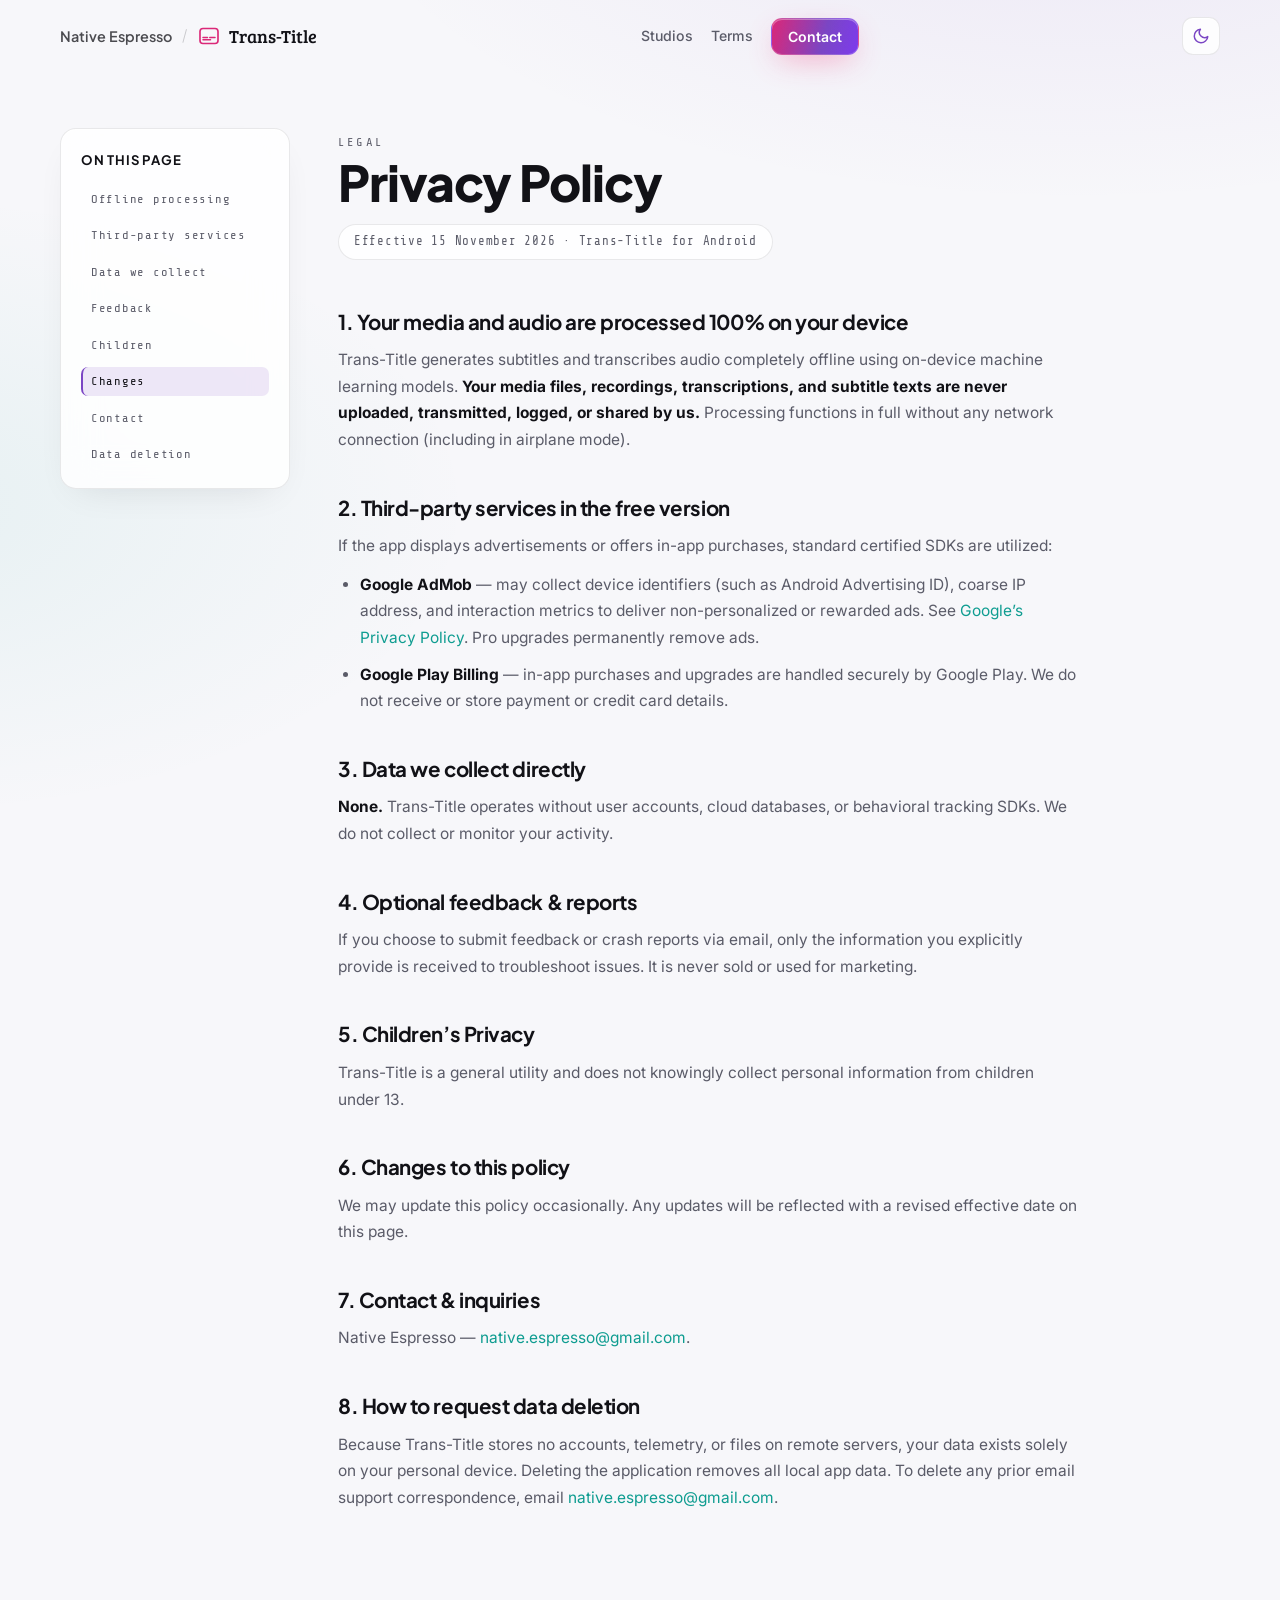
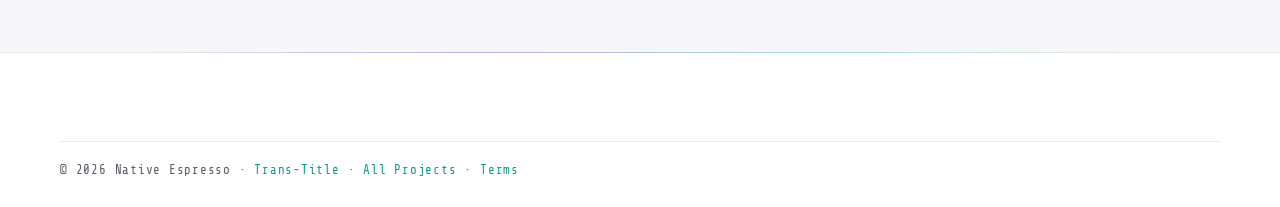
<file: trans-title/privacy.html>
<!DOCTYPE html>
<html lang="en">
<head>
<meta charset="utf-8">
<meta name="viewport" content="width=device-width, initial-scale=1">
<title>Privacy Policy — Trans-Title</title>
<meta name="description" content="Trans-Title privacy policy: 100% offline speech transcription, AdMob and Play Billing disclosures.">
<meta name="theme-color" content="#08080c">
<link rel="icon" href="data:image/svg+xml,%3Csvg xmlns='http://www.w3.org/2000/svg' viewBox='0 0 32 32'%3E%3Crect width='32' height='32' rx='7' fill='%2308080c'/%3E%3Crect x='6' y='8' width='20' height='16' rx='3' stroke='%23f43f7b' stroke-width='2' fill='none'/%3E%3Cpath d='M10 16h6M10 19h10' stroke='%234fd1c5' stroke-width='2' stroke-linecap='round'/%3E%3C/svg%3E">
<link rel="preconnect" href="https://fonts.googleapis.com">
<link rel="preconnect" href="https://fonts.gstatic.com" crossorigin>
<link rel="stylesheet" href="../assets/trans-title.css?v=20261118e">
<script>(()=>{const t=localStorage.getItem("theme")||(window.matchMedia("(prefers-color-scheme: light)").matches?"light":"dark");document.documentElement.setAttribute("data-theme",t)})();</script>
</head>
<body>
<div class="grain" aria-hidden="true"></div>
<header class="nav">
  <div class="wrap nav-in">
    <div class="nav-crumbs">
      <a class="brand brand-parent" href="../index.html" title="Back to Native Espresso Home"><span>Native Espresso</span></a>
      <span class="crumb-sep">/</span>
      <a class="brand" href="index.html">
        <svg viewBox="0 0 32 32" width="24" height="24" aria-hidden="true"><rect x="4" y="6" width="24" height="20" rx="4" stroke="var(--magenta)" stroke-width="2.2" fill="none"/><path d="M8 18h6M8 21h10M17 18h7" stroke="var(--magenta)" stroke-width="2" stroke-linecap="round"/></svg>
        <span>Trans-Title</span>
      </a>
    </div>
    <nav class="links" id="menu">
      <a href="index.html#studios">Studios</a>
      <a href="terms.html">Terms</a>
      <a class="btn btn-sm btn-primary" href="mailto:native.espresso@gmail.com">Contact</a>
    </nav>
    <div style="display:flex;align-items:center;gap:10px;">
      <button class="theme-toggle" aria-label="Toggle theme" title="Toggle light/dark mode"></button>
      <button class="burger" id="burger" aria-expanded="false" aria-controls="menu" aria-label="Menu"><span></span><span></span><span></span></button>
    </div>
  </div>
</header>
<main class="section legal">
  <div class="wrap legal-in">
    <aside class="toc mono" aria-label="On this page">
      <b>On this page</b>
      <a href="#offline">Offline processing</a>
      <a href="#third">Third-party services</a>
      <a href="#collect">Data we collect</a>
      <a href="#feedback">Feedback</a>
      <a href="#children">Children</a>
      <a href="#changes">Changes</a>
      <a href="#contact">Contact</a>
      <a href="#deletion">Data deletion</a>
    </aside>
    <article class="doc">
      <p class="kicker">Legal</p>
      <h1>Privacy Policy</h1>
      <p class="chip mono">Effective 15 November 2026 · Trans-Title for Android</p>

      <h2 id="offline">1. Your media and audio are processed 100% on your device</h2>
      <p>Trans-Title generates subtitles and transcribes audio completely offline using on-device machine learning models. <strong>Your media files, recordings, transcriptions, and subtitle texts are never uploaded, transmitted, logged, or shared by us.</strong> Processing functions in full without any network connection (including in airplane mode).</p>

      <h2 id="third">2. Third-party services in the free version</h2>
      <p>If the app displays advertisements or offers in-app purchases, standard certified SDKs are utilized:</p>
      <ul>
        <li><strong>Google AdMob</strong> — may collect device identifiers (such as Android Advertising ID), coarse IP address, and interaction metrics to deliver non-personalized or rewarded ads. See <a href="https://policies.google.com/privacy" rel="noopener" target="_blank">Google’s Privacy Policy</a>. Pro upgrades permanently remove ads.</li>
        <li><strong>Google Play Billing</strong> — in-app purchases and upgrades are handled securely by Google Play. We do not receive or store payment or credit card details.</li>
      </ul>

      <h2 id="collect">3. Data we collect directly</h2>
      <p><strong>None.</strong> Trans-Title operates without user accounts, cloud databases, or behavioral tracking SDKs. We do not collect or monitor your activity.</p>

      <h2 id="feedback">4. Optional feedback &amp; reports</h2>
      <p>If you choose to submit feedback or crash reports via email, only the information you explicitly provide is received to troubleshoot issues. It is never sold or used for marketing.</p>

      <h2 id="children">5. Children’s Privacy</h2>
      <p>Trans-Title is a general utility and does not knowingly collect personal information from children under 13.</p>

      <h2 id="changes">6. Changes to this policy</h2>
      <p>We may update this policy occasionally. Any updates will be reflected with a revised effective date on this page.</p>

      <h2 id="contact">7. Contact &amp; inquiries</h2>
      <p>Native Espresso — <a href="mailto:native.espresso@gmail.com">native.espresso@gmail.com</a>.</p>

      <h2 id="deletion">8. How to request data deletion</h2>
      <p>Because Trans-Title stores no accounts, telemetry, or files on remote servers, your data exists solely on your personal device. Deleting the application removes all local app data. To delete any prior email support correspondence, email <a href="mailto:native.espresso@gmail.com?subject=Trans-Title%20Data%20Deletion">native.espresso@gmail.com</a>.</p>
    </article>
  </div>
</main>
<footer class="footer">
  <div class="wrap foot-base mono">
    © <span id="yr"></span> Native Espresso · <a href="index.html">Trans-Title</a> · <a href="../index.html">All Projects</a> · <a href="terms.html">Terms</a>
  </div>
</footer>
<script src="../assets/main.js?v=20261118e"></script>
</body>
</html>
</file>
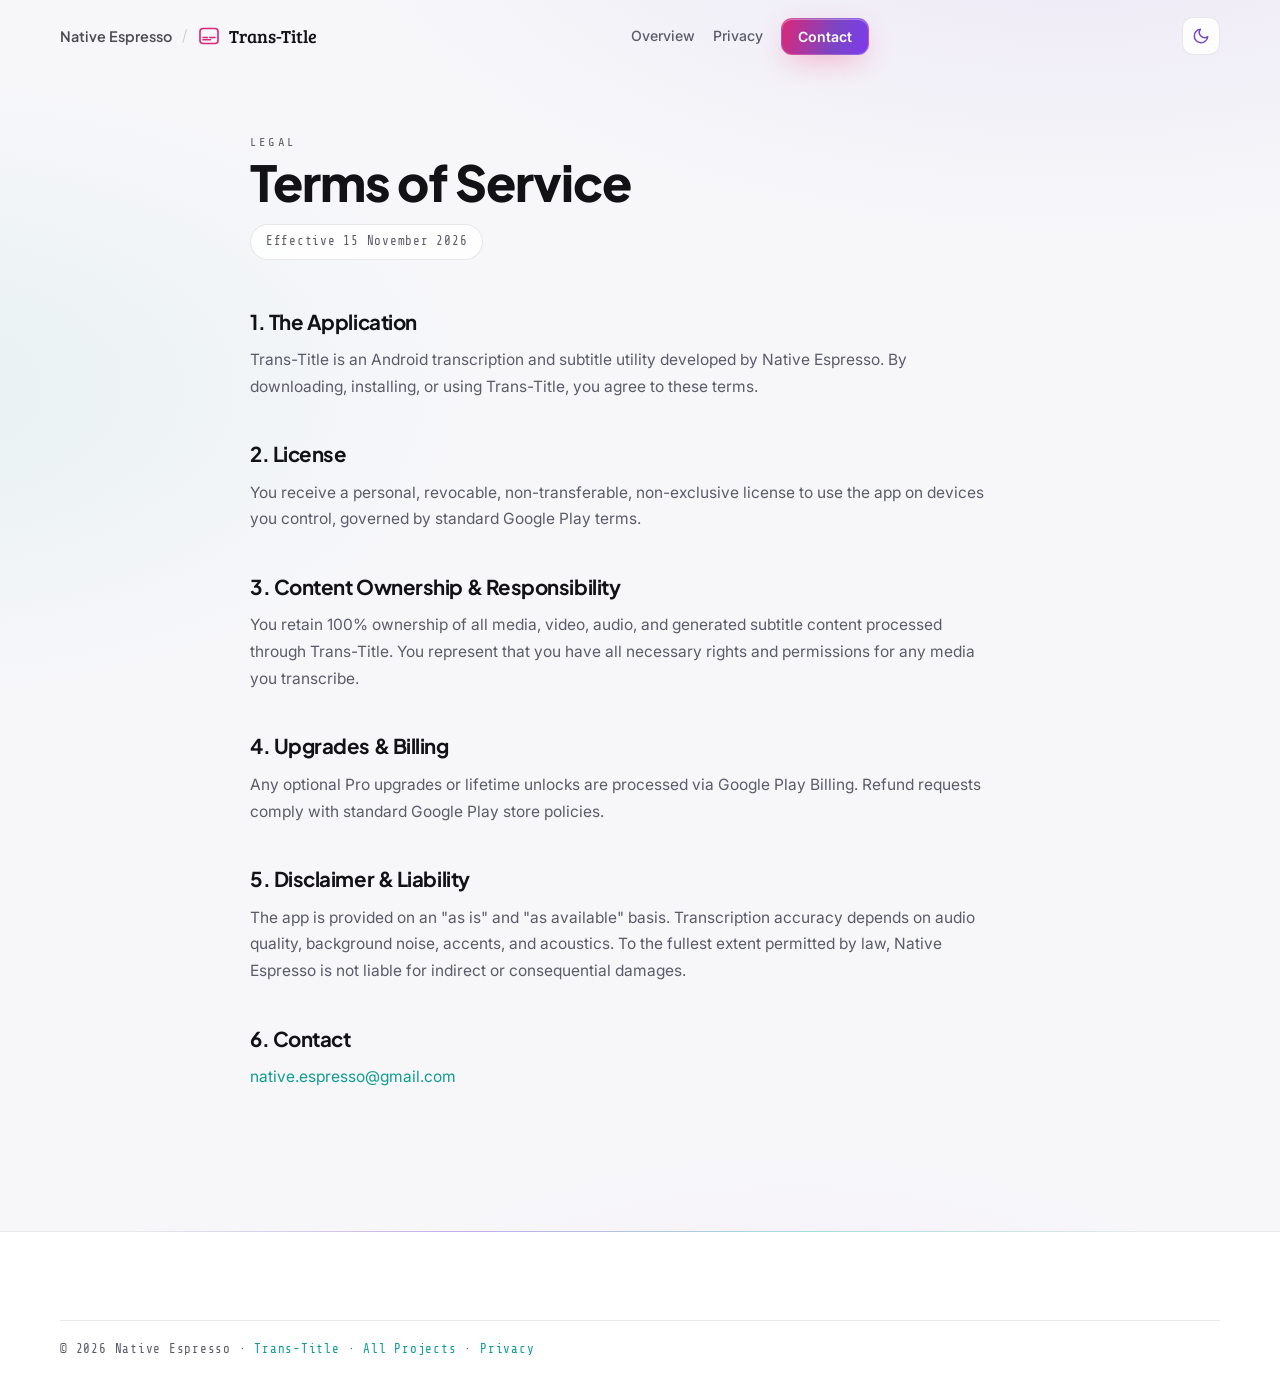
<file: trans-title/terms.html>
<!DOCTYPE html>
<html lang="en">
<head>
<meta charset="utf-8">
<meta name="viewport" content="width=device-width, initial-scale=1">
<title>Terms of Service — Trans-Title</title>
<meta name="theme-color" content="#08080c">
<link rel="icon" href="data:image/svg+xml,%3Csvg xmlns='http://www.w3.org/2000/svg' viewBox='0 0 32 32'%3E%3Crect width='32' height='32' rx='7' fill='%2308080c'/%3E%3Crect x='6' y='8' width='20' height='16' rx='3' stroke='%23f43f7b' stroke-width='2' fill='none'/%3E%3Cpath d='M10 16h6M10 19h10' stroke='%234fd1c5' stroke-width='2' stroke-linecap='round'/%3E%3C/svg%3E">
<link rel="preconnect" href="https://fonts.googleapis.com">
<link rel="preconnect" href="https://fonts.gstatic.com" crossorigin>
<link rel="stylesheet" href="../assets/trans-title.css?v=20261118e">
<script>(()=>{const t=localStorage.getItem("theme")||(window.matchMedia("(prefers-color-scheme: light)").matches?"light":"dark");document.documentElement.setAttribute("data-theme",t)})();</script>
</head>
<body>
<div class="grain" aria-hidden="true"></div>
<header class="nav">
  <div class="wrap nav-in">
    <div class="nav-crumbs">
      <a class="brand brand-parent" href="../index.html" title="Back to Native Espresso Home"><span>Native Espresso</span></a>
      <span class="crumb-sep">/</span>
      <a class="brand" href="index.html">
        <svg viewBox="0 0 32 32" width="24" height="24" aria-hidden="true"><rect x="4" y="6" width="24" height="20" rx="4" stroke="var(--magenta)" stroke-width="2.2" fill="none"/><path d="M8 18h6M8 21h10M17 18h7" stroke="var(--magenta)" stroke-width="2" stroke-linecap="round"/></svg>
        <span>Trans-Title</span>
      </a>
    </div>
    <nav class="links" id="menu">
      <a href="index.html">Overview</a>
      <a href="privacy.html">Privacy</a>
      <a class="btn btn-sm btn-primary" href="mailto:native.espresso@gmail.com">Contact</a>
    </nav>
    <div style="display:flex;align-items:center;gap:10px;">
      <button class="theme-toggle" aria-label="Toggle theme" title="Toggle light/dark mode"></button>
      <button class="burger" id="burger" aria-expanded="false" aria-controls="menu" aria-label="Menu"><span></span><span></span><span></span></button>
    </div>
  </div>
</header>
<main class="section legal">
  <div class="wrap narrow">
    <article class="doc">
      <p class="kicker">Legal</p>
      <h1>Terms of Service</h1>
      <p class="chip mono">Effective 15 November 2026</p>
      <h2>1. The Application</h2><p>Trans-Title is an Android transcription and subtitle utility developed by Native Espresso. By downloading, installing, or using Trans-Title, you agree to these terms.</p>
      <h2>2. License</h2><p>You receive a personal, revocable, non-transferable, non-exclusive license to use the app on devices you control, governed by standard Google Play terms.</p>
      <h2>3. Content Ownership &amp; Responsibility</h2><p>You retain 100% ownership of all media, video, audio, and generated subtitle content processed through Trans-Title. You represent that you have all necessary rights and permissions for any media you transcribe.</p>
      <h2>4. Upgrades &amp; Billing</h2><p>Any optional Pro upgrades or lifetime unlocks are processed via Google Play Billing. Refund requests comply with standard Google Play store policies.</p>
      <h2>5. Disclaimer &amp; Liability</h2><p>The app is provided on an "as is" and "as available" basis. Transcription accuracy depends on audio quality, background noise, accents, and acoustics. To the fullest extent permitted by law, Native Espresso is not liable for indirect or consequential damages.</p>
      <h2>6. Contact</h2><p><a href="mailto:native.espresso@gmail.com">native.espresso@gmail.com</a></p>
    </article>
  </div>
</main>
<footer class="footer">
  <div class="wrap foot-base mono">
    © <span id="yr"></span> Native Espresso · <a href="index.html">Trans-Title</a> · <a href="../index.html">All Projects</a> · <a href="privacy.html">Privacy</a>
  </div>
</footer>
<script src="../assets/main.js?v=20261118e"></script>
</body>
</html>
</file>
<file: assets/company.css>
/* ==========================================================================
   NATIVE ESPRESSO — ATELIER GLASS & AMBIENT LIGHT DESIGN SYSTEM
   Luxurious obsidian & alabaster architecture for the studio company portal.
   Independent from individual product themes.
   ========================================================================== */

:root {
  --bg: #05070c;
  --bg-elevated: #0a0e17;
  --surface: rgba(14, 19, 30, 0.72);
  --surface-solid: #0d121d;
  --surface-alt: rgba(22, 29, 44, 0.78);
  --overlay: #161e2e;

  --ink: #f2f5fb;
  --muted: #8c98b3;
  --muted-strong: #c2cce0;
  --line: rgba(186, 200, 232, 0.11);
  --line-strong: rgba(186, 200, 232, 0.24);
  --specular: rgba(255, 255, 255, 0.14);
  --specular-soft: rgba(255, 255, 255, 0.06);

  /* Native Espresso Crema & Studio Accents */
  --espresso: #f59e0b;
  --espresso-soft: rgba(245, 158, 11, 0.13);
  --espresso-glow: rgba(245, 158, 11, 0.28);
  --espresso-gold: #fcd34d;
  --espresso-deep: #d97706;
  --cyan: #22d3ee;
  --blue: #5b8cff;
  --magenta: #f43f7b;
  --violet: #9b72e8;
  --green: #10b981;
  --green-soft: rgba(16, 185, 129, 0.13);
  --primary: var(--espresso);
  --accent: var(--espresso);

  --shadow-card: 0 20px 50px -20px rgba(0, 0, 0, 0.7), 0 1px 0 inset var(--specular);
  --shadow-hover: 0 28px 64px -22px rgba(0, 0, 0, 0.85), 0 1px 0 inset rgba(255, 255, 255, 0.22);

  --font-d: "Space Grotesk", system-ui, -apple-system, sans-serif;
  --font-b: "Plus Jakarta Sans", system-ui, -apple-system, sans-serif;
  --font-m: "JetBrains Mono", ui-monospace, monospace;

  --nav-h: 72px;
  --rad: 20px;
  --rad-sm: 12px;
  --ease-spring: cubic-bezier(0.22, 1, 0.36, 1);
  --ease-luxury: cubic-bezier(0.16, 1, 0.3, 1);
  color-scheme: dark;
}

html[data-theme="light"] {
  --bg: #f7f6f2;
  --bg-elevated: #ffffff;
  --surface: rgba(255, 255, 255, 0.82);
  --surface-solid: #ffffff;
  --surface-alt: rgba(241, 244, 249, 0.88);
  --overlay: #eef1f6;

  --ink: #0a101d;
  --muted: #556279;
  --muted-strong: #2c384d;
  --line: rgba(15, 23, 42, 0.09);
  --line-strong: rgba(15, 23, 42, 0.2);
  --specular: rgba(255, 255, 255, 0.9);
  --specular-soft: rgba(255, 255, 255, 0.6);

  --espresso: #c26a06;
  --espresso-soft: rgba(194, 106, 6, 0.1);
  --espresso-glow: rgba(194, 106, 6, 0.22);
  --espresso-gold: #9a4f04;
  --espresso-deep: #78350f;
  --cyan: #0891b2;
  --blue: #2563eb;
  --magenta: #db2777;
  --violet: #7a45c4;
  --green: #059669;
  --green-soft: rgba(5, 150, 105, 0.1);
  --primary: var(--espresso);
  --accent: var(--espresso);

  --shadow-card: 0 14px 36px -18px rgba(15, 23, 42, 0.12), 0 1px 0 inset var(--specular);
  --shadow-hover: 0 24px 52px -18px rgba(15, 23, 42, 0.18), 0 1px 0 inset #ffffff;
  color-scheme: light;
}

* { box-sizing: border-box; margin: 0; }
html { scroll-behavior: smooth; scrollbar-width: thin; scrollbar-color: var(--line-strong) var(--bg); }

html.theme-transition,
html.theme-transition *,
html.theme-transition *::before,
html.theme-transition *::after {
  transition-property: background-color, border-color, color, fill, stroke, box-shadow !important;
  transition-duration: 0.34s !important;
  transition-timing-function: ease !important;
}

body {
  background: var(--bg);
  color: var(--ink);
  font: 400 15.5px/1.68 var(--font-b);
  overflow-x: hidden;
  -webkit-font-smoothing: antialiased;
  -moz-osx-font-smoothing: grayscale;
  background-image:
    radial-gradient(1100px 560px at 86% -6%, rgba(245, 158, 11, 0.12), transparent 62%),
    radial-gradient(900px 520px at 8% 12%, rgba(91, 140, 255, 0.085), transparent 62%),
    radial-gradient(840px 480px at 55% 96%, rgba(34, 211, 238, 0.055), transparent 65%);
}

html[data-theme="light"] body {
  background-image:
    radial-gradient(1100px 560px at 86% -6%, rgba(217, 119, 6, 0.09), transparent 62%),
    radial-gradient(900px 520px at 8% 12%, rgba(37, 99, 235, 0.06), transparent 62%),
    radial-gradient(840px 480px at 55% 96%, rgba(8, 145, 178, 0.05), transparent 65%);
}

/* Subtle Architectural Film Grain */
.grain {
  position: fixed; inset: 0; z-index: 999; pointer-events: none; opacity: 0.036; mix-blend-mode: overlay;
  background-image: url("data:image/svg+xml,%3Csvg xmlns='http://www.w3.org/2000/svg' width='140' height='140'%3E%3Cfilter id='n'%3E%3CfeTurbulence type='fractalNoise' baseFrequency='.85' numOctaves='2'/%3E%3C/filter%3E%3Crect width='140' height='140' filter='url(%23n)'/%3E%3C/svg%3E");
}
html[data-theme="light"] .grain { opacity: 0.025; }

/* Luminous Top Scroll Progress Filament */
.scroll-progress {
  position: fixed; top: 0; left: 0; right: 0; height: 2px; z-index: 200; pointer-events: none;
  transform-origin: left center; transform: scaleX(0);
  background: linear-gradient(90deg, var(--espresso-deep), var(--espresso-gold), var(--cyan));
  box-shadow: 0 0 12px var(--espresso-glow);
}

::selection { background: rgba(245, 158, 11, 0.28); color: var(--ink); }
::-webkit-scrollbar { width: 9px; height: 9px; }
::-webkit-scrollbar-track { background: var(--bg); }
::-webkit-scrollbar-thumb { background: linear-gradient(180deg, var(--espresso), var(--espresso-deep)); border-radius: 8px; border: 2px solid var(--bg); }

/* Layout & Typography */
.wrap { width: min(1080px, 92%); margin-inline: auto; }
.mono { font-family: var(--font-m); font-size: 0.77rem; letter-spacing: 0.04em; font-variant-numeric: tabular-nums; }
.muted { color: var(--muted); }
a { color: var(--espresso-gold); text-decoration: none; transition: color 0.2s var(--ease-luxury); }
a:hover { color: var(--ink); }

h1, h2, h3, h4 { font-family: var(--font-d); line-height: 1.12; letter-spacing: -0.025em; color: var(--ink); }
h1 { font-size: clamp(2.55rem, 5.8vw, 4.35rem); font-weight: 700; }
h2 { font-size: clamp(1.65rem, 3.2vw, 2.3rem); font-weight: 600; }
h3 { font-size: 1.14rem; font-weight: 600; }

section { scroll-margin-top: calc(var(--nav-h) + 22px); }
.section { padding: clamp(56px, 7.5vw, 96px) 0; position: relative; }
.section-head {
  display: flex; align-items: flex-end; justify-content: space-between; gap: 18px; flex-wrap: wrap;
  margin-bottom: 28px;
}
.section-head-title { display: flex; align-items: center; gap: 12px; }
.channel-notch {
  width: 3.5px; height: 22px; border-radius: 99px; flex-shrink: 0;
  background: linear-gradient(180deg, var(--espresso-gold), var(--espresso-deep));
  box-shadow: 0 0 12px var(--espresso-glow);
}
.kicker {
  font-family: var(--font-m); font-size: 0.72rem; text-transform: uppercase;
  letter-spacing: 0.18em; color: var(--espresso); margin-bottom: 8px; display: inline-flex; align-items: center; gap: 8px;
}
.lede { color: var(--muted); max-width: 58ch; font-size: 1.04rem; line-height: 1.68; }

.grad {
  background: linear-gradient(100deg, var(--espresso-gold) 0%, var(--espresso) 38%, #fb923c 65%, var(--espresso-gold) 100%);
  background-size: 220% auto;
  -webkit-background-clip: text;
  background-clip: text;
  color: transparent;
  animation: cremaShimmer 9s ease-in-out infinite;
}
html[data-theme="light"] .grad {
  background: linear-gradient(100deg, #b45309 0%, #d97706 45%, #ea580c 72%, #b45309 100%);
  background-size: 220% auto;
  -webkit-background-clip: text;
  background-clip: text;
}
@keyframes cremaShimmer {
  0%, 100% { background-position: 0% 50%; }
  50% { background-position: 100% 50%; }
}

/* ==========================================================================
   Floating Frosted Glass Navigation
   ========================================================================== */
.nav {
  position: fixed; inset: 0 0 auto; z-index: 100; height: var(--nav-h);
  transition: background 0.32s var(--ease-luxury), border-color 0.32s ease, box-shadow 0.32s ease;
  border-bottom: 1px solid transparent;
}
.nav.scrolled {
  background: rgba(6, 9, 15, 0.76);
  backdrop-filter: blur(22px) saturate(160%);
  -webkit-backdrop-filter: blur(22px) saturate(160%);
  border-color: var(--line);
  box-shadow: 0 10px 36px -14px rgba(0, 0, 0, 0.65), 0 -1px 0 inset var(--specular-soft);
}
html[data-theme="light"] .nav.scrolled {
  background: rgba(247, 246, 242, 0.82);
  box-shadow: 0 10px 32px -18px rgba(15, 23, 42, 0.14);
}

.nav-in { height: var(--nav-h); display: flex; align-items: center; justify-content: space-between; gap: 16px; }
.brand {
  display: inline-flex; align-items: center; gap: 11px; color: var(--ink);
  font-family: var(--font-d); font-weight: 700; font-size: 1.06rem; letter-spacing: -0.02em;
}
.brand:hover { color: var(--ink); text-decoration: none; }
.brand-mark {
  width: 32px; height: 32px; border-radius: 9px; flex-shrink: 0;
  display: grid; place-items: center;
  background: linear-gradient(145deg, rgba(245, 158, 11, 0.18), rgba(217, 119, 6, 0.06));
  border: 1px solid rgba(245, 158, 11, 0.32);
  box-shadow: 0 4px 16px -4px rgba(245, 158, 11, 0.3), 0 1px 0 inset rgba(255, 255, 255, 0.2);
  transition: transform 0.28s var(--ease-spring), box-shadow 0.28s ease;
}
.brand:hover .brand-mark {
  transform: scale(1.06) rotate(-2deg);
  box-shadow: 0 8px 22px -4px rgba(245, 158, 11, 0.48);
}

.links { display: flex; align-items: center; gap: 26px; }
.links a {
  position: relative; color: var(--muted); font-weight: 500; font-size: 0.9rem; padding: 6px 0;
  transition: color 0.2s ease;
}
.links a::after {
  content: ""; position: absolute; left: 0; right: 0; bottom: -2px; height: 2px; border-radius: 2px;
  background: linear-gradient(90deg, var(--espresso-gold), var(--espresso));
  transform: scaleX(0); transform-origin: right center;
  transition: transform 0.28s var(--ease-luxury);
}
.links a:hover, .links a.active { color: var(--ink); }
.links a:hover::after, .links a.active::after { transform: scaleX(1); transform-origin: left center; }

.nav-controls { display: flex; align-items: center; gap: 10px; }

.theme-toggle {
  display: inline-flex; align-items: center; justify-content: center; width: 38px; height: 38px; border-radius: 11px;
  border: 1px solid var(--line); background: var(--surface); color: var(--ink); cursor: pointer;
  backdrop-filter: blur(12px);
  box-shadow: 0 1px 0 inset var(--specular);
  transition: transform 0.25s var(--ease-spring), border-color 0.22s ease, box-shadow 0.22s ease;
}
.theme-toggle:hover { border-color: rgba(245, 158, 11, 0.45); transform: translateY(-1px) scale(1.04); box-shadow: 0 6px 18px -6px var(--espresso-glow); }
.theme-toggle:active { transform: scale(0.93); }
.theme-toggle svg { display: block; color: var(--espresso); transition: transform 0.4s var(--ease-spring); }
.theme-toggle.is-spinning svg { animation: themeSpin 0.42s var(--ease-spring); }
@keyframes themeSpin {
  0% { transform: rotate(-75deg) scale(0.65); opacity: 0.4; }
  100% { transform: rotate(0deg) scale(1); opacity: 1; }
}

.burger { display: none; background: var(--surface); border: 1px solid var(--line); border-radius: 10px; width: 38px; height: 38px; cursor: pointer; flex-direction: column; justify-content: center; gap: 5px; align-items: center; }
.burger span { width: 18px; height: 2px; background: var(--ink); border-radius: 2px; transition: 0.25s var(--ease-luxury); }
.burger[aria-expanded="true"] span:nth-child(1) { transform: translateY(7px) rotate(45deg); }
.burger[aria-expanded="true"] span:nth-child(2) { opacity: 0; }
.burger[aria-expanded="true"] span:nth-child(3) { transform: translateY(-7px) rotate(-45deg); }

/* ==========================================================================
   Tactile Luxury Buttons (Magnetic + Specular Sheen)
   ========================================================================== */
.btn {
  position: relative; overflow: hidden;
  display: inline-flex; align-items: center; justify-content: center; gap: 8px;
  padding: 12px 22px; border-radius: 12px; border: 1px solid var(--line);
  font: 600 0.9rem var(--font-b); cursor: pointer;
  transition: transform 0.24s var(--ease-spring), box-shadow 0.26s ease, background 0.24s ease, border-color 0.24s ease, color 0.2s ease;
  color: var(--ink); background: var(--surface); backdrop-filter: blur(12px); text-decoration: none;
  box-shadow: 0 1px 0 inset var(--specular-soft);
}
.btn:hover { transform: translateY(-2px); border-color: var(--line-strong); color: var(--ink); text-decoration: none; }
.btn:active { transform: scale(0.965); }
.btn:disabled { opacity: 0.6; cursor: not-allowed; transform: none; }
.btn:focus-visible, input:focus-visible, select:focus-visible, textarea:focus-visible {
  outline: 2px solid var(--espresso); outline-offset: 2px;
}

.btn-primary {
  background: linear-gradient(135deg, var(--espresso-gold) 0%, var(--espresso) 55%, #ea580c 100%);
  color: #0b0804; border-color: rgba(255, 255, 255, 0.22); font-weight: 700;
  box-shadow: 0 10px 28px -8px rgba(245, 158, 11, 0.5), 0 1px 0 inset rgba(255, 255, 255, 0.45);
  transform: translate3d(var(--mag-x, 0px), var(--mag-y, 0px), 0);
}
.btn-primary::before {
  content: ""; position: absolute; inset: 0; pointer-events: none;
  background: linear-gradient(110deg, transparent 25%, rgba(255, 255, 255, 0.35) 50%, transparent 75%);
  transform: translateX(-130%); transition: transform 0.65s var(--ease-luxury);
}
.btn-primary:hover::before { transform: translateX(130%); }
.btn-primary:hover {
  color: #0b0804;
  transform: translate3d(var(--mag-x, 0px), calc(var(--mag-y, 0px) - 2px), 0);
  box-shadow: 0 16px 36px -8px rgba(245, 158, 11, 0.62), 0 1px 0 inset rgba(255, 255, 255, 0.6);
}
.btn-primary:active { transform: scale(0.965); }
html[data-theme="light"] .btn-primary {
  background: linear-gradient(135deg, #d97706 0%, #b45309 100%);
  color: #ffffff;
  box-shadow: 0 10px 26px -8px rgba(180, 83, 9, 0.45), 0 1px 0 inset rgba(255, 255, 255, 0.3);
}
html[data-theme="light"] .btn-primary:hover { color: #ffffff; box-shadow: 0 16px 34px -8px rgba(180, 83, 9, 0.55); }

.btn-ghost { background: var(--surface); color: var(--muted-strong); }
.btn-ghost:hover { background: var(--surface-alt); color: var(--ink); border-color: var(--line-strong); }
.btn-sm { padding: 8px 15px; font-size: 0.84rem; border-radius: 10px; }

/* ==========================================================================
   Atelier Hero (Ambient Light, Architectural Grid & Specular Pill)
   ========================================================================== */
.hero {
  position: relative; overflow: hidden;
  padding: calc(var(--nav-h) + clamp(32px, 5vw, 56px)) 0 clamp(48px, 6.5vw, 76px);
  border-bottom: 1px solid var(--line);
}

/* Live Closed Testing Top Telemetry Strip (Visible to Everyone) */
.live-testing-top {
  position: relative; z-index: 3;
  margin-bottom: clamp(26px, 4vw, 40px);
}
.live-cycle-stack { display: flex; flex-direction: column; gap: 10px; }
.live-cycle-bar {
  display: flex; align-items: center; justify-content: space-between; gap: 18px; flex-wrap: wrap;
  padding: 13px 18px; border-radius: 16px;
  background: linear-gradient(135deg, color-mix(in srgb, var(--espresso) 10%, var(--surface-solid)), var(--surface));
  border: 1px solid rgba(245, 158, 11, 0.34);
  backdrop-filter: blur(18px) saturate(150%);
  -webkit-backdrop-filter: blur(18px) saturate(150%);
  box-shadow: 0 14px 36px -18px rgba(0, 0, 0, 0.65), 0 1px 0 inset var(--specular);
  animation: rise 0.45s var(--ease-luxury) forwards;
}
.live-cycle-bar.is-extended {
  border-color: rgba(244, 63, 123, 0.44);
  background: linear-gradient(135deg, color-mix(in srgb, var(--magenta) 11%, var(--surface-solid)), var(--surface));
}
.live-cycle-main { flex: 1; min-width: 240px; display: flex; flex-direction: column; gap: 8px; }
.live-cycle-meta { display: flex; align-items: center; gap: 10px; flex-wrap: wrap; }
.live-cycle-pill {
  display: inline-flex; align-items: center; gap: 7px;
  padding: 4px 10px; border-radius: 999px;
  background: var(--green-soft); border: 1px solid rgba(16, 185, 129, 0.36);
  font-family: var(--font-m); font-size: 0.68rem; font-weight: 600;
  text-transform: uppercase; letter-spacing: 0.08em; color: var(--green);
}
.live-cycle-bar.is-extended .live-cycle-pill {
  background: var(--espresso-soft); border-color: rgba(245, 158, 11, 0.42); color: var(--espresso);
}
.live-cycle-app {
  font-family: var(--font-d); font-weight: 700; font-size: 0.96rem; color: var(--ink);
}
.live-cycle-app:hover { color: var(--espresso-gold); }
.live-cycle-sub {
  display: inline-flex; align-items: center; gap: 8px; flex-wrap: wrap;
  font-family: var(--font-m); font-size: 0.78rem; color: var(--muted-strong);
  font-variant-numeric: tabular-nums;
}
.live-cycle-sub strong { color: var(--ink); font-weight: 600; }
.lc-sep { color: var(--line-strong); }
.live-cycle-rem { color: var(--espresso-gold); font-weight: 600; }
.live-cycle-track {
  width: 100%; height: 6px; border-radius: 999px; background: color-mix(in srgb, var(--bg) 72%, transparent);
  border: 1px solid var(--line); overflow: hidden; padding: 1px;
}
.live-cycle-track .lc-fill {
  height: 100%; border-radius: 999px;
  background: linear-gradient(90deg, var(--espresso-deep), var(--espresso-gold), var(--green));
  box-shadow: 0 0 10px var(--espresso-glow);
  transition: width 0.6s var(--ease-luxury);
}
.live-cycle-actions { display: flex; align-items: center; gap: 8px; flex-shrink: 0; }
.pulse-dot-amber {
  width: 7px; height: 7px; border-radius: 50%; background: var(--espresso);
  box-shadow: 0 0 8px var(--espresso); animation: ringPulseAmber 2.2s ease-out infinite;
}
@keyframes ringPulseAmber {
  0% { box-shadow: 0 0 0 0 rgba(245, 158, 11, 0.65); }
  70% { box-shadow: 0 0 0 7px rgba(245, 158, 11, 0); }
  100% { box-shadow: 0 0 0 0 rgba(245, 158, 11, 0); }
}
.chip-live-tag {
  font-style: normal; font-family: var(--font-m); font-size: 0.65rem; text-transform: uppercase;
  padding: 1px 6px; border-radius: 999px; margin-left: 2px;
  background: var(--green-soft); color: var(--green); border: 1px solid rgba(16, 185, 129, 0.32);
}
.hero-grid-bg {
  position: absolute; inset: 0; pointer-events: none; z-index: 0;
  background-image:
    linear-gradient(var(--line) 1px, transparent 1px),
    linear-gradient(90deg, var(--line) 1px, transparent 1px);
  background-size: 56px 56px;
  mask-image: radial-gradient(ellipse 75% 70% at 50% 30%, #000 18%, transparent 78%);
  -webkit-mask-image: radial-gradient(ellipse 75% 70% at 50% 30%, #000 18%, transparent 78%);
  opacity: 0.45;
}
html[data-theme="light"] .hero-grid-bg { opacity: 0.55; }

.orb {
  position: absolute; border-radius: 50%; filter: blur(92px); pointer-events: none; z-index: 0;
  transform: translate3d(0, var(--py, 0px), 0);
  will-change: transform;
}
.orb-a {
  width: 520px; height: 520px; right: -110px; top: -150px; opacity: 0.42;
  background: radial-gradient(circle, rgba(245, 158, 11, 0.48), rgba(234, 88, 12, 0.14) 55%, transparent 72%);
  animation: orbFloatA 16s ease-in-out infinite alternate;
}
.orb-b {
  width: 480px; height: 480px; left: -140px; bottom: -160px; opacity: 0.34;
  background: radial-gradient(circle, rgba(91, 140, 255, 0.42), rgba(34, 211, 238, 0.14) 55%, transparent 72%);
  animation: orbFloatB 20s ease-in-out infinite alternate;
}
html[data-theme="light"] .orb-a { opacity: 0.24; }
html[data-theme="light"] .orb-b { opacity: 0.18; }

@keyframes orbFloatA {
  0% { transform: translate3d(0, var(--py, 0px), 0) scale(1); }
  100% { transform: translate3d(-44px, calc(var(--py, 0px) + 32px), 0) scale(1.1); }
}
@keyframes orbFloatB {
  0% { transform: translate3d(0, var(--py, 0px), 0) scale(1); }
  100% { transform: translate3d(48px, calc(var(--py, 0px) - 28px), 0) scale(1.08); }
}

.hero-in { position: relative; z-index: 2; }

.hero-kicker-pill {
  display: inline-flex; align-items: center; gap: 9px;
  padding: 6px 14px 6px 11px; border-radius: 999px; margin-bottom: 22px;
  background: var(--surface); border: 1px solid var(--line-strong);
  backdrop-filter: blur(14px);
  box-shadow: 0 1px 0 inset var(--specular), 0 8px 24px -12px rgba(0, 0, 0, 0.5);
  font-family: var(--font-m); font-size: 0.72rem; letter-spacing: 0.11em;
  text-transform: uppercase; color: var(--muted-strong);
}
.pulse-dot-green {
  width: 7px; height: 7px; border-radius: 50%; background: var(--green); flex-shrink: 0;
  box-shadow: 0 0 0 0 rgba(16, 185, 129, 0.65);
  animation: ringPulse 2.4s ease-out infinite;
}
@keyframes ringPulse {
  0% { box-shadow: 0 0 0 0 rgba(16, 185, 129, 0.65); }
  70% { box-shadow: 0 0 0 8px rgba(16, 185, 129, 0); }
  100% { box-shadow: 0 0 0 0 rgba(16, 185, 129, 0); }
}

.hero .lede { margin: 22px 0 30px; font-size: 1.09rem; max-width: 56ch; }
.hero-cta { display: flex; gap: 14px; flex-wrap: wrap; }

.hero-strip {
  display: flex; gap: 12px; flex-wrap: wrap; margin-top: 40px; padding-top: 26px;
  border-top: 1px solid var(--line); list-style: none; padding-left: 0;
}
.hero-strip li {
  display: inline-flex; align-items: center; gap: 9px;
  padding: 7px 14px; border-radius: 999px;
  background: var(--surface); border: 1px solid var(--line);
  backdrop-filter: blur(12px);
  box-shadow: 0 1px 0 inset var(--specular-soft);
  font-family: var(--font-m); font-size: 0.75rem; color: var(--muted-strong);
}
.dot { width: 7px; height: 7px; border-radius: 50%; flex-shrink: 0; }
.dot-green { background: var(--green); box-shadow: 0 0 9px var(--green); }
.dot-amber { background: var(--espresso); box-shadow: 0 0 9px var(--espresso); }
.dot-blue { background: var(--blue); box-shadow: 0 0 9px var(--blue); }

/* Choreographed Entrance Animations */
.rise {
  opacity: 0; transform: translateY(14px);
  animation: rise 0.56s var(--ease-luxury) forwards;
  animation-delay: calc(var(--d, 0) * 0.055s);
}
@keyframes rise { to { opacity: 1; transform: none; } }

.reveal {
  opacity: 0; transform: translateY(22px) scale(0.992);
  transition: opacity 0.72s var(--ease-luxury), transform 0.72s var(--ease-luxury);
  transition-delay: var(--stagger, 0ms);
}
.reveal.in { opacity: 1; transform: none; }

/* ==========================================================================
   Cursor-Reactive Glass Spotlight Surface Primitive
   ========================================================================== */
.product-row,
.studio-beta-card,
.support-compact-shell,
.principle-item,
.contact-card {
  position: relative;
}

.studio-beta-card::after,
.principle-item::after,
.contact-card::after {
  content: ""; position: absolute; inset: 0; border-radius: inherit; pointer-events: none;
  opacity: 0; transition: opacity 0.35s ease;
  background: radial-gradient(380px circle at var(--mx, 50%) var(--my, 50%), rgba(245, 158, 11, 0.11), transparent 65%);
}
html[data-theme="light"] .studio-beta-card::after,
html[data-theme="light"] .principle-item::after,
html[data-theme="light"] .contact-card::after {
  background: radial-gradient(380px circle at var(--mx, 50%) var(--my, 50%), rgba(194, 106, 6, 0.09), transparent 65%);
}
.studio-beta-card.spot-active::after,
.principle-item.spot-active::after,
.contact-card.spot-active::after { opacity: 1; }

/* ==========================================================================
   Luxury Product Portfolio Gallery
   ========================================================================== */
.product-list {
  border: 1px solid var(--line);
  border-radius: var(--rad);
  background: var(--surface);
  backdrop-filter: blur(20px) saturate(140%);
  -webkit-backdrop-filter: blur(20px) saturate(140%);
  box-shadow: var(--shadow-card);
  overflow: hidden;
}

.product-row {
  display: grid;
  grid-template-columns: auto 1fr auto auto;
  align-items: center;
  gap: 20px;
  padding: 24px 28px;
  color: inherit;
  text-decoration: none;
  border-bottom: 1px solid var(--line);
  overflow: hidden;
  transition: background-color 0.28s ease, transform 0.28s var(--ease-spring);
}
.product-row::before {
  content: ""; position: absolute; inset: 0; pointer-events: none; opacity: 0;
  transition: opacity 0.35s ease;
  background: radial-gradient(460px circle at var(--mx, 20%) var(--my, 50%), color-mix(in srgb, var(--row-accent, var(--espresso)) 14%, transparent), transparent 68%);
}
.product-row:hover::before,
.product-row.spot-active::before { opacity: 1; }
.product-row:last-child { border-bottom: 0; }
.product-row:hover {
  background: color-mix(in srgb, var(--surface-alt) 58%, transparent);
  color: inherit; text-decoration: none;
}

.product-icon {
  position: relative; z-index: 1;
  width: 52px; height: 52px; border-radius: 15px;
  display: grid; place-items: center; flex-shrink: 0;
  background: linear-gradient(145deg, color-mix(in srgb, var(--item-accent, var(--espresso)) 22%, var(--surface-solid)), color-mix(in srgb, var(--item-accent, var(--espresso)) 6%, var(--surface-solid)));
  border: 1px solid color-mix(in srgb, var(--item-accent, var(--espresso)) 42%, transparent);
  color: var(--item-accent, var(--espresso));
  box-shadow: 0 8px 22px -10px color-mix(in srgb, var(--item-accent, var(--espresso)) 65%, transparent), 0 1px 0 inset rgba(255, 255, 255, 0.18);
  transition: transform 0.32s var(--ease-spring), box-shadow 0.32s ease;
}
.product-row:hover .product-icon {
  transform: scale(1.07) translateY(-1px);
  box-shadow: 0 14px 30px -8px color-mix(in srgb, var(--item-accent, var(--espresso)) 75%, transparent), 0 1px 0 inset rgba(255, 255, 255, 0.28);
}

.product-info { position: relative; z-index: 1; min-width: 0; }
.product-title-row { display: flex; align-items: center; gap: 10px; flex-wrap: wrap; }
.product-info h3 { font-size: 1.16rem; margin: 0; letter-spacing: -0.02em; }
.product-info p { color: var(--muted); font-size: 0.91rem; margin: 5px 0 0; line-height: 1.55; max-width: 52ch; }

.product-platforms {
  position: relative; z-index: 1;
  display: flex; align-items: center; gap: 7px; flex-wrap: nowrap; justify-content: flex-end; flex-shrink: 0;
}
.platform-chip {
  display: inline-flex; align-items: center; gap: 5px;
  padding: 5px 10px; border-radius: 8px;
  border: 1px solid var(--line); background: color-mix(in srgb, var(--bg) 72%, transparent);
  font-family: var(--font-m); font-size: 0.72rem; color: var(--muted-strong);
  white-space: nowrap; flex-shrink: 0;
  transition: border-color 0.22s ease, color 0.22s ease;
}
.product-row:hover .platform-chip { border-color: var(--line-strong); }
.platform-chip svg { opacity: 0.85; flex-shrink: 0; }

.product-arrow {
  position: relative; z-index: 1;
  display: inline-flex; align-items: center; gap: 5px;
  font-family: var(--font-m); font-size: 0.78rem; color: var(--muted);
  padding: 6px 12px; border-radius: 999px; border: 1px solid transparent;
  transition: transform 0.26s var(--ease-spring), color 0.22s ease, border-color 0.22s ease, background 0.22s ease;
  white-space: nowrap;
}
.product-row:hover .product-arrow {
  color: var(--espresso-gold);
  border-color: rgba(245, 158, 11, 0.3);
  background: var(--espresso-soft);
  transform: translateX(4px);
}

/* Dynamic Tester Access Badge on Product Row */
.product-access-pill {
  display: inline-flex; align-items: center; gap: 5px;
  font-family: var(--font-m); font-size: 0.7rem; padding: 3px 9px; border-radius: 999px;
}
.product-access-pill.approved {
  background: var(--green-soft); color: var(--green); border: 1px solid rgba(16, 185, 129, 0.35);
}
.product-access-pill.pending {
  background: var(--espresso-soft); color: var(--espresso); border: 1px solid rgba(245, 158, 11, 0.35);
}

.product-row-muted {
  display: flex; align-items: center; justify-content: space-between; gap: 14px; flex-wrap: wrap;
  padding: 16px 28px; background: color-mix(in srgb, var(--surface-alt) 50%, transparent);
  font-size: 0.88rem; color: var(--muted);
}
.product-row-muted-left { display: flex; align-items: center; gap: 12px; }
.rd-badge {
  font-family: var(--font-m); font-size: 0.7rem; letter-spacing: 0.1em; padding: 3px 9px;
  border-radius: 6px; color: var(--espresso-gold);
  background: var(--espresso-soft); border: 1px solid rgba(245, 158, 11, 0.28);
}
.product-row-muted-links { display: flex; align-items: center; gap: 14px; font-family: var(--font-m); font-size: 0.78rem; }

/* ==========================================================================
   General Closed Testing Panel (Company Level)
   ========================================================================== */
.studio-beta-card {
  border: 1px solid var(--line); border-radius: var(--rad); background: var(--surface);
  backdrop-filter: blur(20px) saturate(140%);
  -webkit-backdrop-filter: blur(20px) saturate(140%);
  box-shadow: var(--shadow-card);
  padding: clamp(24px, 3.8vw, 36px);
  overflow: hidden;
  transition: border-color 0.28s ease, box-shadow 0.28s ease;
}
.studio-beta-card:hover { border-color: var(--line-strong); box-shadow: var(--shadow-hover); }
.studio-beta-top {
  display: flex; align-items: flex-start; justify-content: space-between; gap: 16px; flex-wrap: wrap;
  margin-bottom: 20px; position: relative; z-index: 1;
}
.studio-beta-top p { color: var(--muted); font-size: 0.93rem; margin-top: 6px; max-width: 58ch; }
.studio-beta-card form { position: relative; z-index: 1; }

.app-picker-row {
  display: flex; align-items: center; gap: 8px; flex-wrap: wrap; margin-bottom: 16px;
}
.picker-label {
  font-family: var(--font-m); font-size: 0.72rem; text-transform: uppercase;
  letter-spacing: 0.1em; color: var(--muted); margin-right: 4px;
}
.app-pick-chip {
  position: relative; display: inline-flex; align-items: center; cursor: pointer; user-select: none;
}
.app-pick-chip input { position: absolute; opacity: 0; pointer-events: none; }
.app-pick-chip span {
  display: inline-flex; align-items: center; gap: 7px;
  padding: 7px 13px; border-radius: 10px; border: 1px solid var(--line);
  background: color-mix(in srgb, var(--bg) 75%, transparent); color: var(--muted); font-size: 0.84rem; font-weight: 500;
  transition: border-color 0.2s ease, background 0.2s ease, color 0.2s ease, transform 0.2s var(--ease-spring);
}
.app-pick-chip:hover span { border-color: var(--line-strong); color: var(--ink); transform: translateY(-1px); }
.app-pick-chip:active span { transform: scale(0.96); }
.app-pick-chip input:checked + span {
  border-color: rgba(245, 158, 11, 0.65); background: var(--espresso-soft); color: var(--ink);
  box-shadow: 0 0 18px -6px var(--espresso-glow);
}
.app-pick-check {
  width: 15px; height: 15px; border-radius: 5px; border: 1.5px solid var(--line-strong);
  display: inline-grid; place-items: center; font-size: 0.68rem; line-height: 1; font-style: normal;
  transition: background 0.2s ease, border-color 0.2s ease;
}
.app-pick-chip input:checked + span .app-pick-check {
  background: var(--espresso); border-color: var(--espresso); color: #090b10;
}
html[data-theme="light"] .app-pick-chip input:checked + span .app-pick-check { color: #ffffff; }

.input-wrap { display: flex; gap: 10px; flex-wrap: wrap; }
.queue-input {
  flex: 1; min-width: 240px; background: color-mix(in srgb, var(--bg) 82%, transparent);
  border: 1px solid var(--line); border-radius: 12px;
  padding: 12px 16px; color: var(--ink); font: 500 0.93rem var(--font-b); outline: none;
  transition: border-color 0.22s ease, box-shadow 0.22s ease, background 0.22s ease;
}
.queue-input:focus {
  border-color: var(--espresso);
  box-shadow: 0 0 0 4px var(--espresso-soft);
  background: var(--bg-elevated);
}
.queue-meta {
  display: flex; justify-content: space-between; gap: 10px; flex-wrap: wrap; margin-top: 14px;
  font-size: 0.76rem; color: var(--muted); font-family: var(--font-m);
}

/* Access Summary View */
.access-header {
  position: relative; z-index: 1;
  display: flex; align-items: center; justify-content: space-between; gap: 12px; flex-wrap: wrap;
  padding-bottom: 18px; border-bottom: 1px solid var(--line); margin-bottom: 18px;
}
.access-email-pill {
  display: inline-flex; align-items: center; gap: 8px;
  font-family: var(--font-m); font-size: 0.82rem; color: var(--ink);
  padding: 6px 14px; border-radius: 999px; background: var(--surface-alt); border: 1px solid var(--line);
}
.access-header-actions { display: flex; align-items: center; gap: 8px; }

.access-summary-list { position: relative; z-index: 1; display: flex; flex-direction: column; gap: 10px; }
.access-row {
  display: flex; align-items: center; justify-content: space-between; gap: 14px; flex-wrap: wrap;
  padding: 16px 18px; border-radius: 14px; border: 1px solid var(--line);
  background: color-mix(in srgb, var(--bg) 72%, transparent);
  transition: border-color 0.22s ease, transform 0.22s var(--ease-spring);
}
.access-row:hover { border-color: var(--line-strong); transform: translateY(-1px); }
.access-row.is-approved { border-color: rgba(16, 185, 129, 0.36); background: color-mix(in srgb, var(--green) 6%, var(--bg)); }
.access-row-info { display: flex; flex-direction: column; gap: 3px; }
.access-row-title { display: flex; align-items: center; gap: 9px; font-weight: 600; font-size: 0.96rem; color: var(--ink); }
.access-row-note { font-size: 0.84rem; color: var(--muted); }

.access-badge {
  font-family: var(--font-m); font-size: 0.69rem; padding: 3px 9px; border-radius: 999px;
  text-transform: uppercase; letter-spacing: 0.06em;
}
.access-badge.approved { background: var(--green-soft); color: var(--green); border: 1px solid rgba(16, 185, 129, 0.35); }
.access-badge.pending { background: var(--espresso-soft); color: var(--espresso); border: 1px solid rgba(245, 158, 11, 0.35); }
.access-badge.none { background: var(--surface-alt); color: var(--muted); border: 1px solid var(--line); }

.access-row-actions { display: flex; align-items: center; gap: 8px; flex-wrap: wrap; }
.access-footnote {
  position: relative; z-index: 1;
  margin-top: 16px; font-size: 0.82rem; color: var(--muted);
  display: flex; align-items: center; justify-content: space-between; gap: 10px; flex-wrap: wrap;
}

/* ==========================================================================
   Compact Expandable General Support (Glass Drawer)
   ========================================================================== */
.support-compact-shell {
  border: 1px solid var(--line); border-radius: var(--rad); background: var(--surface);
  backdrop-filter: blur(20px) saturate(140%);
  -webkit-backdrop-filter: blur(20px) saturate(140%);
  box-shadow: var(--shadow-card);
  overflow: hidden; transition: border-color 0.25s ease, box-shadow 0.25s ease;
}
.support-compact-shell.is-expanded { border-color: rgba(245, 158, 11, 0.35); box-shadow: var(--shadow-hover); }

.support-compact-bar {
  display: flex; align-items: center; justify-content: space-between; gap: 20px; flex-wrap: wrap;
  padding: 24px 28px;
}
.support-compact-copy h3 { font-size: 1.14rem; margin-bottom: 4px; }
.support-compact-copy p { color: var(--muted); font-size: 0.9rem; max-width: 54ch; }

.support-quick-actions { display: flex; align-items: center; gap: 8px; flex-wrap: wrap; }
.support-trigger {
  display: inline-flex; align-items: center; gap: 6px;
  padding: 9px 15px; border-radius: 10px; border: 1px solid var(--line);
  background: color-mix(in srgb, var(--bg) 78%, transparent); color: var(--muted-strong); font: 600 0.84rem var(--font-b);
  cursor: pointer; transition: border-color 0.2s ease, background 0.2s ease, color 0.2s ease, transform 0.22s var(--ease-spring);
}
.support-trigger:hover { border-color: var(--line-strong); color: var(--ink); transform: translateY(-1px); }
.support-trigger:active { transform: scale(0.96); }
.support-trigger.active {
  border-color: rgba(245, 158, 11, 0.65); background: var(--espresso-soft); color: var(--ink);
  box-shadow: 0 0 18px -6px var(--espresso-glow);
}

.support-drawer {
  display: none;
  border-top: 1px solid var(--line);
  padding: 26px 28px;
  background: color-mix(in srgb, var(--surface-alt) 48%, transparent);
}
.support-drawer.open { display: block; animation: drawerReveal 0.36s var(--ease-luxury) forwards; }
@keyframes drawerReveal {
  from { opacity: 0; transform: translateY(-8px); }
  to { opacity: 1; transform: none; }
}

.support-drawer-bar {
  display: flex; align-items: center; justify-content: space-between; gap: 12px; flex-wrap: wrap;
  margin-bottom: 20px; padding-bottom: 14px; border-bottom: 1px solid var(--line);
}
.support-drawer-tabs { display: flex; gap: 6px; flex-wrap: wrap; }
.support-tab {
  padding: 7px 14px; border-radius: 9px; border: 1px solid transparent; background: transparent;
  color: var(--muted); font: 600 0.84rem var(--font-b); cursor: pointer; transition: 0.2s;
}
.support-tab:hover { color: var(--ink); background: var(--surface); }
.support-tab.active { background: var(--surface); border-color: var(--line-strong); color: var(--ink); box-shadow: 0 1px 0 inset var(--specular-soft); }
.support-collapse-btn {
  background: none; border: 1px solid transparent; color: var(--muted); font-family: var(--font-m); font-size: 0.76rem;
  cursor: pointer; padding: 5px 10px; border-radius: 8px; transition: 0.18s;
}
.support-collapse-btn:hover { color: var(--ink); background: var(--surface); border-color: var(--line); }

.support-pane { display: none; }
.support-pane.active { display: block; animation: rise 0.3s var(--ease-luxury) forwards; }

.support-product-hint {
  margin-top: 16px; padding: 13px 16px; border-radius: 12px;
  border: 1px solid var(--line); background: color-mix(in srgb, var(--bg) 75%, transparent);
  font-size: 0.85rem; color: var(--muted);
  display: flex; align-items: center; justify-content: space-between; gap: 12px; flex-wrap: wrap;
}
.support-product-hint-links { display: flex; gap: 14px; font-family: var(--font-m); font-size: 0.76rem; }

/* Support Form & Diagnostics */
.symptom-pills { display: flex; gap: 8px; flex-wrap: wrap; margin-bottom: 14px; }
.symptom-pill {
  display: inline-flex; align-items: center; gap: 6px; padding: 8px 13px; border-radius: 10px;
  border: 1px solid var(--line); background: color-mix(in srgb, var(--bg) 78%, transparent); color: var(--muted);
  font: 500 0.84rem var(--font-b); cursor: pointer; transition: 0.2s var(--ease-spring);
}
.symptom-pill:hover { color: var(--ink); border-color: var(--line-strong); transform: translateY(-1px); }
.symptom-pill.active { background: var(--espresso-soft); border-color: var(--espresso); color: var(--ink); }

.troubleshoot-box {
  padding: 18px 20px; border-radius: 14px; background: color-mix(in srgb, var(--bg) 84%, transparent);
  border: 1px solid rgba(245, 158, 11, 0.32); margin-top: 10px; animation: rise 0.32s var(--ease-luxury) forwards;
}
.tb-title { font: 600 0.94rem var(--font-d); color: var(--espresso-gold); margin-bottom: 8px; }
.tb-steps { padding-left: 18px; font-size: 0.88rem; color: var(--muted); display: flex; flex-direction: column; gap: 6px; }
.tb-steps code { font-family: var(--font-m); background: var(--surface-alt); padding: 2px 6px; border-radius: 5px; color: var(--ink); font-size: 0.82rem; }
.tb-steps kbd { font-family: var(--font-m); background: var(--surface-alt); border: 1px solid var(--line); padding: 1px 5px; border-radius: 4px; font-size: 0.78rem; }

.form-grid-2 { display: grid; grid-template-columns: 1fr 1fr; gap: 14px; }
.form-row { display: flex; flex-direction: column; gap: 6px; margin-bottom: 14px; }
.form-row label { font-size: 0.84rem; font-weight: 600; color: var(--ink); display: flex; justify-content: space-between; align-items: center; }
.form-select, .form-textarea {
  background: color-mix(in srgb, var(--bg) 82%, transparent); border: 1px solid var(--line); border-radius: 11px; padding: 11px 14px;
  color: var(--ink); font: 400 0.9rem var(--font-b); outline: none; transition: border-color 0.2s, box-shadow 0.2s;
}
.form-select:focus, .form-textarea:focus { border-color: var(--espresso); box-shadow: 0 0 0 4px var(--espresso-soft); }
.form-textarea { resize: vertical; min-height: 92px; }

.file-dropzone {
  border: 1.5px dashed var(--line-strong); border-radius: 12px; background: color-mix(in srgb, var(--bg) 75%, transparent); padding: 16px;
  text-align: center; cursor: pointer; transition: 0.24s ease;
}
.file-dropzone:hover, .file-dropzone.dragover { border-color: var(--espresso); background: var(--espresso-soft); }
.dropzone-in { display: flex; flex-direction: column; align-items: center; gap: 4px; color: var(--muted); font-size: 0.84rem; }
.drop-hint { font-size: 0.73rem; opacity: 0.75; }
.file-preview { margin-top: 8px; display: flex; flex-direction: column; gap: 8px; align-items: flex-start; }
.file-chip {
  display: inline-flex; align-items: center; gap: 8px; padding: 6px 12px; border-radius: 9px;
  background: var(--surface); border: 1px solid var(--line); font-size: 0.82rem; color: var(--ink);
}
.chip-remove { background: none; border: 0; color: var(--magenta); cursor: pointer; font-size: 0.9rem; }
.preview-thumb { max-height: 68px; border-radius: 7px; border: 1px solid var(--line); }

.btn-auto-spec { font-size: 0.76rem; color: var(--espresso-gold); background: none; border: 0; cursor: pointer; text-decoration: underline; padding: 0; }
.btn-auto-spec:hover { color: var(--ink); }

.lookup-form { display: flex; gap: 10px; flex-wrap: wrap; }
.ticket-status-card {
  padding: 16px 18px; border-radius: 14px; background: color-mix(in srgb, var(--bg) 82%, transparent); border: 1px solid var(--line);
  display: flex; flex-direction: column; gap: 6px; margin-top: 12px; animation: rise 0.3s var(--ease-luxury) forwards;
}
.tsc-head { display: flex; justify-content: space-between; align-items: center; }
.tsc-num { font-family: var(--font-m); font-weight: 700; color: var(--espresso-gold); font-size: 0.96rem; }
.tsc-badge { font-family: var(--font-m); font-size: 0.72rem; padding: 3px 9px; border-radius: 999px; background: var(--green-soft); color: var(--green); border: 1px solid rgba(16, 185, 129, 0.3); }
.tsc-detail, .tsc-note { font-size: 0.84rem; color: var(--muted); margin: 0; }
.tsc-detail b { color: var(--ink); }
.ticket-status-card.not-found { border-color: rgba(244, 63, 123, 0.32); }

.alert-success {
  padding: 16px 20px; border-radius: 14px; background: var(--green-soft); border: 1px solid rgba(16, 185, 129, 0.34);
  color: var(--ink); margin-bottom: 18px;
}
.alert-success b { color: var(--green); display: block; margin-bottom: 3px; font-size: 0.95rem; }
.alert-success p { color: var(--muted); font-size: 0.88rem; margin: 0; }

/* ==========================================================================
   Studio Philosophy & Direct Contact Atelier
   ========================================================================== */
.studio-grid {
  display: grid; grid-template-columns: 1.38fr 1fr; gap: 22px; align-items: stretch;
}
.principle-grid {
  display: grid; grid-template-columns: 1fr 1fr; gap: 14px;
}
.principle-item {
  border: 1px solid var(--line); border-radius: 18px; background: var(--surface);
  backdrop-filter: blur(18px);
  box-shadow: var(--shadow-card);
  padding: 22px 24px; overflow: hidden;
  transition: transform 0.3s var(--ease-spring), border-color 0.25s ease, box-shadow 0.3s ease;
}
.principle-item:hover { transform: translateY(-4px); border-color: var(--line-strong); box-shadow: var(--shadow-hover); }
.principle-item h3 { position: relative; z-index: 1; font-size: 1rem; margin-bottom: 7px; display: flex; align-items: center; gap: 9px; }
.principle-item p { position: relative; z-index: 1; font-size: 0.87rem; color: var(--muted); line-height: 1.6; }

.contact-card {
  border: 1px solid rgba(245, 158, 11, 0.26); border-radius: 18px;
  background: linear-gradient(155deg, color-mix(in srgb, var(--espresso) 10%, var(--surface-solid)), var(--surface));
  backdrop-filter: blur(18px);
  box-shadow: var(--shadow-card);
  padding: 28px; display: flex; flex-direction: column; justify-content: space-between; gap: 22px;
  overflow: hidden;
  transition: transform 0.3s var(--ease-spring), border-color 0.28s ease, box-shadow 0.3s ease;
}
.contact-card:hover { transform: translateY(-4px); border-color: rgba(245, 158, 11, 0.48); box-shadow: var(--shadow-hover); }
.contact-card > * { position: relative; z-index: 1; }
.contact-card h3 { font-size: 1.32rem; margin-bottom: 10px; }
.contact-card p { font-size: 0.91rem; color: var(--muted); line-height: 1.62; }
.contact-meta {
  display: inline-flex; align-items: center; gap: 8px;
  font-family: var(--font-m); font-size: 0.78rem; color: var(--espresso-gold);
  margin-top: 14px; padding: 6px 12px; border-radius: 8px;
  background: var(--espresso-soft); border: 1px solid rgba(245, 158, 11, 0.26);
}
.contact-actions { display: flex; gap: 10px; flex-wrap: wrap; }

/* ==========================================================================
   Editorial Footer
   ========================================================================== */
.footer {
  position: relative; border-top: 1px solid var(--line); background: var(--surface-solid);
  padding: 52px 0 28px; margin-top: 32px;
}
.footer::before {
  content: ""; position: absolute; top: -1px; left: 10%; right: 10%; height: 1px;
  background: linear-gradient(90deg, transparent, rgba(245, 158, 11, 0.45), transparent);
}
.foot-in { display: grid; grid-template-columns: 1.8fr 1fr 1fr 1.2fr; gap: 28px; }
.foot-in nav { display: flex; flex-direction: column; gap: 9px; }
.foot-in b { font-family: var(--font-d); font-size: 0.9rem; margin-bottom: 4px; color: var(--ink); }
.foot-in a { color: var(--muted); font-size: 0.88rem; transition: color 0.2s, transform 0.2s; width: fit-content; }
.foot-in a:hover { color: var(--espresso-gold); transform: translateX(2px); }
.foot-in p { font-size: 0.87rem; margin-top: 10px; }
.foot-base {
  margin-top: 34px; padding-top: 18px; border-top: 1px solid var(--line);
  color: var(--muted); display: flex; justify-content: space-between; gap: 10px; flex-wrap: wrap;
}

/* Responsive */
@media (max-width: 900px) {
  .product-row { grid-template-columns: auto 1fr; gap: 12px 16px; padding: 20px; }
  .product-platforms { grid-column: 2; justify-content: flex-start; flex-wrap: wrap; }
  .product-arrow { grid-column: 2; justify-self: start; }
  .studio-grid { grid-template-columns: 1fr; }
  .foot-in { grid-template-columns: 1fr 1fr; }
}

@media (max-width: 720px) {
  .burger { display: flex; }
  .links {
    position: fixed; top: var(--nav-h); left: 0; right: 0; flex-direction: column; align-items: stretch; gap: 4px;
    background: var(--surface-solid); backdrop-filter: blur(20px); border-bottom: 1px solid var(--line); padding: 16px 5%;
    transform: translateY(-10px); opacity: 0; pointer-events: none; transition: 0.25s var(--ease-luxury);
    box-shadow: 0 18px 40px rgba(0, 0, 0, 0.45);
  }
  .links.open { transform: none; opacity: 1; pointer-events: auto; }
  .links a { padding: 11px 6px; }
  .principle-grid, .form-grid-2, .foot-in { grid-template-columns: 1fr; }
  .support-compact-bar, .support-drawer { padding: 18px; }
}

@media (prefers-reduced-motion: reduce) {
  html { scroll-behavior: auto; }
  *, *::before, *::after { animation-duration: 0.01ms !important; animation-iteration-count: 1 !important; transition-duration: 0.01ms !important; }
  .rise, .reveal { opacity: 1; transform: none; }
}
</file>
<file: assets/spatial-ui.css>
/* ==========================================================================
   NATIVE ESPRESSO — SPATIAL 3D STAGE, STUDIO DECK, REVIEWS & FLOATING DOCK
   Theme-adaptive layer driven by each page's semantic tokens (--bg, --surface,
   --ink, --muted, --line, --primary, --accent, --green, --font-d/b/m).
   ========================================================================== */

[hidden] { display: none !important; }

/* ---- 1. 2-Column Spatial Product Hero & App Identity Lockup ---- */
.hero:has(.hero-split) {
  padding: calc(var(--nav-h) + clamp(18px, 2.4vw, 28px)) 0 92px;
}
.hero:has(.hero-split) .live-testing-top {
  margin-bottom: clamp(16px, 2.2vw, 22px);
}
.hero-split {
  position: relative; z-index: 2;
  display: grid; grid-template-columns: minmax(0, 1.15fr) minmax(0, 0.85fr);
  gap: clamp(28px, 4.5vw, 56px); align-items: center;
}
.hero-identity-col { display: flex; flex-direction: column; align-items: flex-start; min-width: 0; }

.app-identity-lockup {
  display: flex; align-items: center; gap: 18px; margin-bottom: 12px;
}
.app-icon-medallion {
  position: relative; width: 78px; height: 78px; border-radius: 22px; flex-shrink: 0;
  padding: 3px;
  background: linear-gradient(145deg, rgba(255, 255, 255, 0.28), color-mix(in srgb, var(--primary) 38%, transparent));
  box-shadow: 0 18px 40px -12px color-mix(in srgb, var(--primary) 55%, transparent), 0 1px 0 inset rgba(255, 255, 255, 0.45);
  transition: transform 0.36s var(--ease-spring), box-shadow 0.36s ease;
}
.app-icon-medallion:hover {
  transform: translateY(-3px) scale(1.04) rotate(-2deg);
  box-shadow: 0 24px 48px -10px color-mix(in srgb, var(--primary) 70%, transparent);
}
.app-icon-medallion img {
  display: block; width: 100%; height: 100%; object-fit: cover; border-radius: 19px;
}
.app-identity-text { display: flex; flex-direction: column; gap: 6px; min-width: 0; }
.app-wordmark {
  font-size: clamp(2.1rem, 4.2vw, 3.15rem); line-height: 1.04; letter-spacing: -0.02em;
  margin: 0; color: var(--ink);
}
.app-wordmark.is-transtitle { font-family: var(--font-wordmark, "Bree Serif", serif); font-weight: 400; }
.app-wordmark.is-echocleaner { font-family: var(--font-logo, "Orbitron", sans-serif); font-weight: 800; letter-spacing: 0.01em; }
.app-tagline-pill {
  display: inline-flex; align-items: center; gap: 8px; align-self: flex-start;
  padding: 4px 12px; border-radius: 999px;
  background: var(--surface); border: 1px solid var(--line-strong);
  backdrop-filter: blur(12px);
  font-family: var(--font-m); font-size: 0.7rem; letter-spacing: 0.12em;
  text-transform: uppercase; color: var(--muted-strong);
}

.hero-sub-headline {
  font-family: var(--font-d); font-weight: 700;
  font-size: clamp(1.35rem, 2.5vw, 1.85rem); line-height: 1.24;
  letter-spacing: -0.02em; color: var(--ink); margin: 4px 0 12px;
}

/* ---- 2. Prominent Platform & Development Matrix Deck (Above the Fold) ---- */
.platform-matrix-card {
  width: 100%; margin: 4px 0 14px; padding: 13px 16px; border-radius: 18px;
  background: var(--surface); border: 1px solid var(--line-strong);
  backdrop-filter: blur(18px) saturate(140%);
  -webkit-backdrop-filter: blur(18px) saturate(140%);
  box-shadow: var(--shadow-card);
  display: flex; flex-direction: column; gap: 11px;
}
.pmc-head {
  display: flex; align-items: center; justify-content: space-between; gap: 10px; flex-wrap: wrap;
}
.pmc-label {
  font-family: var(--font-m); font-size: 0.69rem; text-transform: uppercase;
  letter-spacing: 0.14em; color: var(--primary); font-weight: 600;
}
.pmc-action {
  font-family: var(--font-m); font-size: 0.72rem; color: var(--muted-strong);
  transition: color 0.2s;
}
.pmc-action:hover { color: var(--primary); }
.platform-matrix-card .platforms { margin: 0; gap: 8px; }
.pmc-note {
  margin: 2px 0 0; font-size: 0.77rem; line-height: 1.48; color: var(--muted);
}
.pmc-note strong { color: var(--ink); font-weight: 600; }

/* ---- 2b. Live Version Update Alert & Tester Engagement Intelligence ---- */
.update-alert-banner {
  display: flex; align-items: center; justify-content: space-between; gap: 16px; flex-wrap: wrap;
  padding: 16px 20px; border-radius: 18px; margin-bottom: 16px;
  background: linear-gradient(135deg, color-mix(in srgb, var(--primary) 16%, var(--surface-solid)), var(--surface));
  border: 1px solid color-mix(in srgb, var(--primary) 48%, transparent);
  box-shadow: var(--shadow-card);
}
.update-alert-main { display: flex; flex-direction: column; gap: 6px; flex: 1; min-width: 240px; }
.update-alert-pill {
  display: inline-flex; align-items: center; gap: 7px; align-self: flex-start;
  padding: 4px 10px; border-radius: 999px;
  background: color-mix(in srgb, var(--primary) 20%, transparent);
  border: 1px solid color-mix(in srgb, var(--primary) 45%, transparent);
  font-family: var(--font-m); font-size: 0.69rem; font-weight: 600;
  letter-spacing: 0.1em; text-transform: uppercase; color: var(--ink);
}
.update-alert-main h4 { margin: 0; font-size: 1.02rem; color: var(--ink); }
.update-alert-main p { margin: 0; font-size: 0.87rem; color: var(--muted); line-height: 1.5; }
.update-alert-actions { display: flex; align-items: center; gap: 8px; flex-wrap: wrap; }

.tester-intelligence-card {
  margin-top: 18px; padding: 18px; border-radius: 16px;
  background: color-mix(in srgb, var(--bg) 72%, transparent);
  border: 1px solid var(--line-strong);
  display: flex; flex-direction: column; gap: 12px;
}
.ti-head {
  display: flex; align-items: center; justify-content: space-between; gap: 10px; flex-wrap: wrap;
}
.ti-head strong { font-family: var(--font-m); font-size: 0.74rem; letter-spacing: 0.12em; text-transform: uppercase; color: var(--primary); }
.ti-steps { display: grid; grid-template-columns: repeat(2, minmax(0, 1fr)); gap: 12px; }
.ti-step {
  padding: 14px 16px; border-radius: 14px;
  background: var(--surface); border: 1px solid var(--line);
  display: flex; flex-direction: column; justify-content: space-between; gap: 10px;
}
.ti-step-top { display: flex; align-items: center; justify-content: space-between; gap: 8px; }
.ti-step-title { font-weight: 700; font-size: 0.9rem; color: var(--ink); }
.ti-step-desc { margin: 0; font-size: 0.82rem; color: var(--muted); line-height: 1.48; }
.ti-badge {
  font-family: var(--font-m); font-size: 0.68rem; padding: 3px 9px; border-radius: 999px;
  border: 1px solid var(--line); color: var(--muted-strong); white-space: nowrap;
}
.ti-badge.is-done {
  color: var(--green); border-color: rgba(16, 185, 129, 0.4); background: rgba(16, 185, 129, 0.1);
}
.ti-badge.is-due {
  color: #f59e0b; border-color: rgba(245, 158, 11, 0.45); background: rgba(245, 158, 11, 0.12);
}
.ti-step-actions { display: flex; align-items: center; gap: 8px; flex-wrap: wrap; }
@media (max-width: 720px) {
  .ti-steps { grid-template-columns: 1fr; }
}

/* ---- 3. Interactive 3D Tilt Phone Stage ---- */
.hero-stage-col {
  display: flex; flex-direction: column; align-items: center; gap: 10px;
  perspective: 1300px;
}
.stage-3d-wrap {
  position: relative; width: 100%; max-width: 266px;
  perspective: 1300px;
}
.hero:has(.live-testing-top:not([hidden])) .stage-3d-wrap {
  max-width: 244px;
}
.stage-3d-aura {
  position: absolute; inset: 12% -10% 8%; border-radius: 50%; z-index: 0; pointer-events: none;
  filter: blur(56px); opacity: 0.55;
  background: radial-gradient(circle, color-mix(in srgb, var(--primary) 55%, transparent), color-mix(in srgb, var(--cyan, var(--primary)) 28%, transparent) 60%, transparent 80%);
  transition: opacity 0.35s ease, transform 0.35s ease;
}
.phone-3d-frame {
  position: relative; z-index: 1;
  border-radius: 38px; padding: 10px;
  background: linear-gradient(155deg, rgba(255, 255, 255, 0.22), rgba(15, 18, 28, 0.92) 38%, rgba(255, 255, 255, 0.14));
  border: 1px solid rgba(255, 255, 255, 0.2);
  box-shadow:
    0 34px 70px -24px rgba(0, 0, 0, 0.85),
    0 0 0 1px rgba(0, 0, 0, 0.55),
    0 1px 0 inset rgba(255, 255, 255, 0.35);
  transform-style: preserve-3d;
  transform: rotateX(var(--rx, 3deg)) rotateY(var(--ry, -8deg)) translateZ(0);
  transition: transform 0.32s var(--ease-spring), box-shadow 0.32s ease;
  cursor: zoom-in;
}
html[data-theme="light"] .phone-3d-frame {
  background: linear-gradient(155deg, #ffffff, #cbd5e1 42%, #e2e8f0);
  border-color: rgba(15, 23, 42, 0.18);
  box-shadow: 0 28px 60px -24px rgba(15, 23, 42, 0.28), 0 1px 0 inset #ffffff;
}
.phone-3d-frame.is-tilting { transition: transform 0.08s linear; }
.phone-3d-frame.is-swapping .phone-3d-screen img { opacity: 0; transform: scale(0.96); }

.phone-3d-screen {
  position: relative; border-radius: 29px; overflow: hidden;
  background: #080a0f; aspect-ratio: 9 / 19.2;
  border: 1px solid rgba(255, 255, 255, 0.1);
}
.phone-3d-screen img {
  display: block; width: 100%; height: 100%; object-fit: cover; object-position: top center;
  transition: opacity 0.26s ease, transform 0.36s var(--ease-spring);
}
.phone-3d-glare {
  position: absolute; inset: 0; pointer-events: none; z-index: 2; border-radius: inherit;
  background: radial-gradient(320px circle at var(--gx, 35%) var(--gy, 22%), rgba(255, 255, 255, 0.22), transparent 62%);
  mix-blend-mode: screen; opacity: 0.72;
  transition: opacity 0.25s ease;
}
.phone-3d-badge {
  position: absolute; left: 50%; bottom: 14px; transform: translateX(-50%) translateZ(26px); z-index: 3;
  display: inline-flex; align-items: center; gap: 7px; white-space: nowrap;
  padding: 5px 12px; border-radius: 999px;
  background: rgba(8, 10, 16, 0.78); backdrop-filter: blur(12px);
  border: 1px solid rgba(255, 255, 255, 0.2);
  font-family: var(--font-m); font-size: 0.68rem; color: #f8fafc;
  box-shadow: 0 10px 24px rgba(0, 0, 0, 0.45);
  pointer-events: none;
}
.stage-shot-pills {
  display: flex; align-items: center; justify-content: center; gap: 6px; flex-wrap: wrap; max-width: 480px;
}
.shot-pill {
  padding: 6px 12px; border-radius: 999px; border: 1px solid var(--line);
  background: var(--surface); color: var(--muted); font: 600 0.75rem var(--font-b);
  cursor: pointer; transition: 0.22s var(--ease-spring); backdrop-filter: blur(10px);
}
.shot-pill:hover { color: var(--ink); border-color: var(--line-strong); transform: translateY(-1px); }
.shot-pill.active {
  background: color-mix(in srgb, var(--primary) 16%, var(--surface-solid));
  border-color: var(--primary); color: var(--ink);
  box-shadow: 0 6px 18px -8px color-mix(in srgb, var(--primary) 65%, transparent);
}
.stage-hint {
  font-family: var(--font-m); font-size: 0.69rem; color: var(--muted); text-align: center;
}

/* ---- 4. Company Hub 3D Product Showcase Cards ---- */
.product-showcase-grid {
  display: grid; grid-template-columns: 1fr; gap: 20px;
}
.product-card-3d {
  position: relative; display: grid; grid-template-columns: minmax(0, 1.2fr) minmax(240px, 0.8fr);
  gap: 28px; align-items: center;
  padding: clamp(24px, 3.6vw, 34px); border-radius: 24px;
  background: var(--surface); border: 1px solid var(--line);
  backdrop-filter: blur(22px) saturate(145%);
  -webkit-backdrop-filter: blur(22px) saturate(145%);
  box-shadow: var(--shadow-card); overflow: hidden;
  transition: transform 0.34s var(--ease-spring), border-color 0.28s ease, box-shadow 0.34s ease;
}
.product-card-3d::before {
  content: ""; position: absolute; inset: 0; pointer-events: none; opacity: 0; transition: opacity 0.35s ease;
  background: radial-gradient(480px circle at var(--mx, 25%) var(--my, 50%), color-mix(in srgb, var(--row-accent, var(--primary)) 16%, transparent), transparent 68%);
}
.product-card-3d:hover::before, .product-card-3d.spot-active::before { opacity: 1; }
.product-card-3d:hover {
  transform: translateY(-4px);
  border-color: color-mix(in srgb, var(--row-accent, var(--primary)) 52%, transparent);
  box-shadow: var(--shadow-hover);
}
.pc3d-left { position: relative; z-index: 1; display: flex; flex-direction: column; gap: 16px; min-width: 0; }
.pc3d-head { display: flex; align-items: center; gap: 16px; }
.pc3d-icon {
  width: 62px; height: 62px; border-radius: 17px; flex-shrink: 0; padding: 2px;
  background: linear-gradient(145deg, rgba(255, 255, 255, 0.25), color-mix(in srgb, var(--row-accent, var(--primary)) 40%, transparent));
  box-shadow: 0 12px 28px -10px color-mix(in srgb, var(--row-accent, var(--primary)) 65%, transparent);
  transition: transform 0.3s var(--ease-spring);
}
.product-card-3d:hover .pc3d-icon { transform: scale(1.06) rotate(-2deg); }
.pc3d-icon img { width: 100%; height: 100%; object-fit: cover; border-radius: 15px; display: block; }
.pc3d-title-wrap { display: flex; flex-direction: column; gap: 4px; min-width: 0; }
.pc3d-title-row { display: flex; align-items: center; gap: 10px; flex-wrap: wrap; }
.pc3d-title { font-size: clamp(1.5rem, 2.6vw, 1.95rem); margin: 0; color: var(--ink); line-height: 1.08; }
.pc3d-title.is-transtitle { font-family: "Bree Serif", Georgia, serif; font-weight: 400; }
.pc3d-title.is-echocleaner { font-family: "Orbitron", var(--font-d); font-weight: 700; letter-spacing: 0.01em; }
.pc3d-sub { font-family: var(--font-m); font-size: 0.72rem; color: var(--muted); text-transform: uppercase; letter-spacing: 0.1em; }
.pc3d-desc { color: var(--muted); font-size: 0.94rem; line-height: 1.62; margin: 0; }

.pc3d-matrix {
  display: flex; flex-wrap: wrap; gap: 7px;
}
.pc3d-plat-pill {
  display: inline-flex; align-items: center; gap: 6px; padding: 5px 11px; border-radius: 9px;
  border: 1px solid var(--line); background: color-mix(in srgb, var(--bg) 74%, transparent);
  font-family: var(--font-m); font-size: 0.71rem; color: var(--muted-strong);
}
.pc3d-plat-pill b { color: var(--ink); font-weight: 600; }
.pc3d-plat-pill.is-active { color: var(--green); border-color: rgba(16, 185, 129, 0.36); background: rgba(16, 185, 129, 0.08); }
.pc3d-plat-pill.is-dev { color: var(--magenta); border-color: rgba(244, 63, 123, 0.36); background: rgba(244, 63, 123, 0.08); }
.pc3d-plat-pill.is-queue { color: var(--espresso); border-color: rgba(245, 158, 11, 0.38); background: rgba(245, 158, 11, 0.09); }

.pc3d-actions { display: flex; align-items: center; gap: 10px; flex-wrap: wrap; padding-top: 4px; }

.pc3d-right {
  position: relative; z-index: 1; height: 260px; display: flex; align-items: center; justify-content: center;
  perspective: 1100px;
}
.pc3d-shot {
  position: absolute; width: 136px; border-radius: 20px; overflow: hidden;
  border: 1px solid rgba(255, 255, 255, 0.18); background: #090b10;
  box-shadow: 0 22px 44px -16px rgba(0, 0, 0, 0.8);
  transition: transform 0.42s var(--ease-spring), box-shadow 0.42s ease;
  aspect-ratio: 9 / 19;
}
.pc3d-shot img { width: 100%; height: 100%; object-fit: cover; object-position: top center; display: block; }
.pc3d-shot.back {
  transform: translateX(-46px) translateY(10px) rotateY(16deg) rotateZ(-5deg) scale(0.92);
  opacity: 0.88; z-index: 1;
}
.pc3d-shot.front {
  transform: translateX(36px) translateY(-6px) rotateY(-12deg) rotateZ(3deg) scale(1);
  z-index: 2;
}
.product-card-3d:hover .pc3d-shot.back {
  transform: translateX(-58px) translateY(6px) rotateY(10deg) rotateZ(-7deg) scale(0.95);
}
.product-card-3d:hover .pc3d-shot.front {
  transform: translateX(46px) translateY(-12px) rotateY(-4deg) rotateZ(2deg) scale(1.04);
  box-shadow: 0 28px 56px -14px rgba(0, 0, 0, 0.9);
}

/* ---- 5. Interactive 3D Tabbed Studio Workbench ---- */
.workbench-shell {
  margin-top: 28px; padding: clamp(20px, 3vw, 30px); border-radius: 26px;
  background: var(--surface); border: 1px solid var(--line);
  backdrop-filter: blur(22px) saturate(145%);
  -webkit-backdrop-filter: blur(22px) saturate(145%);
  box-shadow: var(--shadow-card);
}
.studio-tabs-rail {
  display: flex; align-items: center; gap: 8px; flex-wrap: wrap;
  padding: 6px; border-radius: 16px; margin-bottom: 24px;
  background: color-mix(in srgb, var(--bg) 78%, transparent);
  border: 1px solid var(--line);
}
.studio-tab-btn {
  display: inline-flex; align-items: center; gap: 8px; flex: 1 1 auto; justify-content: center;
  padding: 11px 16px; border-radius: 12px; border: 1px solid transparent;
  background: transparent; color: var(--muted); font: 600 0.88rem var(--font-b);
  cursor: pointer; transition: all 0.25s var(--ease-spring); white-space: nowrap;
}
.studio-tab-btn:hover { color: var(--ink); background: var(--surface-alt); }
.studio-tab-btn.active {
  background: linear-gradient(135deg, color-mix(in srgb, var(--primary) 22%, var(--surface-solid)), var(--surface-solid));
  border-color: color-mix(in srgb, var(--primary) 52%, transparent);
  color: var(--ink);
  box-shadow: 0 10px 26px -12px color-mix(in srgb, var(--primary) 65%, transparent), 0 1px 0 inset var(--specular);
}

.studio-deck-grid {
  display: grid; grid-template-columns: minmax(0, 1.15fr) minmax(260px, 0.85fr);
  gap: clamp(22px, 3.6vw, 40px); align-items: center;
}
.studio-pane { display: none; }
.studio-pane.active {
  display: block;
  animation: paneMorph 0.42s var(--ease-luxury) forwards;
}
@keyframes paneMorph {
  from { opacity: 0; transform: translateY(10px) scale(0.988); }
  to { opacity: 1; transform: none; }
}
.studio-pane-head { margin-bottom: 18px; }
.studio-pane-head h3 { font-size: clamp(1.35rem, 2.4vw, 1.72rem); margin: 6px 0 8px; }
.studio-pane-head p { color: var(--muted); font-size: 0.94rem; line-height: 1.62; }

.studio-feature-grid {
  display: grid; grid-template-columns: 1fr 1fr; gap: 12px;
}
.mini-feature-tile {
  padding: 16px 18px; border-radius: 16px;
  background: color-mix(in srgb, var(--bg) 74%, transparent);
  border: 1px solid var(--line);
  transition: transform 0.26s var(--ease-spring), border-color 0.24s ease;
}
.mini-feature-tile:hover {
  transform: translateY(-2px);
  border-color: color-mix(in srgb, var(--primary) 45%, transparent);
}
.mini-feature-tile h4 {
  font-family: var(--font-d); font-size: 0.96rem; margin: 0 0 5px; color: var(--ink);
  display: flex; align-items: center; gap: 8px;
}
.mini-feature-tile p { font-size: 0.85rem; color: var(--muted); line-height: 1.54; margin: 0; }
.mini-feature-tile code {
  font-family: var(--font-m); font-size: 0.78rem; padding: 1px 5px; border-radius: 4px;
  background: var(--overlay); color: var(--ink);
}

.workbench-pane { display: none; }
.workbench-pane.active {
  display: block;
  animation: paneMorph 0.42s var(--ease-luxury) forwards;
}

/* ---- 6. Community Reviews & Official Studio Reply Engine ---- */
.reviews-shell {
  border: 1px solid var(--line); border-radius: 22px; background: var(--surface);
  backdrop-filter: blur(20px) saturate(140%);
  -webkit-backdrop-filter: blur(20px) saturate(140%);
  box-shadow: var(--shadow-card);
  padding: clamp(22px, 3.6vw, 34px);
}
.reviews-toolbar {
  display: flex; align-items: center; justify-content: space-between; gap: 16px; flex-wrap: wrap;
  padding-bottom: 18px; border-bottom: 1px solid var(--line); margin-bottom: 20px;
}
.reviews-summary { display: flex; align-items: center; gap: 16px; flex-wrap: wrap; }
.rating-score-pill {
  display: inline-flex; align-items: center; gap: 8px;
  padding: 7px 14px; border-radius: 12px;
  background: color-mix(in srgb, var(--primary) 13%, var(--overlay));
  border: 1px solid color-mix(in srgb, var(--primary) 38%, transparent);
  font-family: var(--font-m); font-size: 0.88rem; font-weight: 700; color: var(--ink);
}
.rating-stars-gold { color: #fbbf24; letter-spacing: 1px; }
.reviews-filter-pills { display: flex; align-items: center; gap: 6px; flex-wrap: wrap; }
.rev-filter-btn {
  padding: 6px 12px; border-radius: 9px; border: 1px solid var(--line);
  background: color-mix(in srgb, var(--bg) 78%, transparent); color: var(--muted);
  font: 600 0.8rem var(--font-b); cursor: pointer; transition: 0.2s;
}
.rev-filter-btn:hover { color: var(--ink); border-color: var(--line-strong); }
.rev-filter-btn.active {
  background: color-mix(in srgb, var(--primary) 15%, var(--surface-solid));
  border-color: var(--primary); color: var(--ink);
}

.review-compose-drawer {
  display: none; margin-bottom: 22px; padding: 22px; border-radius: 16px;
  background: color-mix(in srgb, var(--bg) 82%, transparent);
  border: 1px solid color-mix(in srgb, var(--primary) 34%, var(--line));
}
.review-compose-drawer.open { display: block; animation: drawerReveal 0.34s var(--ease-luxury) forwards; }
.star-picker { display: inline-flex; align-items: center; gap: 5px; }
.star-pick-btn {
  background: var(--surface); border: 1px solid var(--line); border-radius: 9px;
  width: 38px; height: 38px; font-size: 1.15rem; cursor: pointer; color: var(--muted);
  transition: transform 0.18s var(--ease-spring), color 0.18s, border-color 0.18s;
}
.star-pick-btn.lit { color: #fbbf24; border-color: rgba(251, 191, 36, 0.45); background: rgba(251, 191, 36, 0.12); }
.star-pick-btn:hover { transform: scale(1.1); }

.reviews-grid {
  display: grid; grid-template-columns: repeat(2, 1fr); gap: 16px;
}
.review-card {
  position: relative; padding: 20px 22px; border-radius: 18px;
  background: color-mix(in srgb, var(--bg) 76%, transparent);
  border: 1px solid var(--line); display: flex; flex-direction: column; gap: 12px;
  transition: transform 0.26s var(--ease-spring), border-color 0.24s ease;
}
.review-card:hover { transform: translateY(-2px); border-color: var(--line-strong); }
.review-card.is-pinned { border-color: color-mix(in srgb, var(--primary) 42%, transparent); }
.review-head { display: flex; align-items: flex-start; justify-content: space-between; gap: 10px; }
.review-author-block { display: flex; flex-direction: column; gap: 3px; }
.review-author { font-family: var(--font-d); font-weight: 700; font-size: 0.98rem; color: var(--ink); display: flex; align-items: center; gap: 8px; flex-wrap: wrap; }
.review-meta { font-family: var(--font-m); font-size: 0.71rem; color: var(--muted); }
.review-badge {
  font-family: var(--font-m); font-size: 0.65rem; text-transform: uppercase; letter-spacing: 0.06em;
  padding: 2px 7px; border-radius: 999px;
  background: color-mix(in srgb, var(--primary) 14%, transparent);
  border: 1px solid color-mix(in srgb, var(--primary) 34%, transparent);
  color: var(--primary);
}
.review-stars { color: #fbbf24; font-size: 0.95rem; letter-spacing: 1px; white-space: nowrap; }
.review-body { color: var(--muted-strong); font-size: 0.91rem; line-height: 1.6; margin: 0; }

.studio-reply-thread {
  padding: 13px 15px; border-radius: 13px; margin-top: 2px;
  background: color-mix(in srgb, var(--green) 8%, var(--surface-solid));
  border: 1px solid rgba(16, 185, 129, 0.28);
  border-left: 3px solid var(--green);
}
.studio-reply-head {
  display: flex; align-items: center; justify-content: space-between; gap: 8px;
  margin-bottom: 5px; font-family: var(--font-m); font-size: 0.7rem;
  text-transform: uppercase; letter-spacing: 0.06em; color: var(--green); font-weight: 700;
}
.studio-reply-body { font-size: 0.87rem; color: var(--ink); line-height: 1.56; margin: 0; }

/* ---- 7. Floating Frosted Glass Bottom Command Dock ---- */
.floating-dock {
  position: fixed; left: 50%; bottom: 18px; transform: translateX(-50%);
  z-index: 120; max-width: calc(100vw - 24px);
  display: inline-flex; align-items: center; gap: 4px;
  padding: 6px; border-radius: 999px;
  background: rgba(12, 14, 22, 0.78);
  backdrop-filter: blur(24px) saturate(175%);
  -webkit-backdrop-filter: blur(24px) saturate(175%);
  border: 1px solid rgba(255, 255, 255, 0.16);
  box-shadow: 0 18px 46px -12px rgba(0, 0, 0, 0.8), 0 1px 0 inset rgba(255, 255, 255, 0.18);
  overflow-x: auto; scrollbar-width: none;
}
.floating-dock::-webkit-scrollbar { display: none; }
html[data-theme="light"] .floating-dock {
  background: rgba(255, 255, 255, 0.86);
  border-color: rgba(15, 23, 42, 0.14);
  box-shadow: 0 16px 38px -12px rgba(15, 23, 42, 0.22), 0 1px 0 inset #ffffff;
}
.dock-item {
  display: inline-flex; align-items: center; gap: 6px;
  padding: 8px 15px; border-radius: 999px; border: 1px solid transparent;
  color: var(--muted-strong); font: 600 0.8rem var(--font-b); white-space: nowrap;
  text-decoration: none; cursor: pointer; background: transparent;
  transition: all 0.25s var(--ease-spring);
}
.dock-item:hover { color: var(--ink); background: rgba(255, 255, 255, 0.06); text-decoration: none; }
html[data-theme="light"] .dock-item:hover { background: rgba(15, 23, 42, 0.05); }
.dock-item.active {
  background: color-mix(in srgb, var(--primary) 22%, transparent);
  border-color: color-mix(in srgb, var(--primary) 48%, transparent);
  color: var(--ink);
  box-shadow: 0 4px 16px -4px color-mix(in srgb, var(--primary) 55%, transparent);
}
.dock-item:active { transform: scale(0.95); }

/* Leave breathing room beneath footer so floating dock never overlaps copyright */
.footer { padding-bottom: 92px !important; }

/* ---- 8. Fullscreen 3D Screenshot Lightbox Modal ---- */
.lightbox-backdrop {
  position: fixed; inset: 0; z-index: 300;
  display: none; align-items: center; justify-content: center; padding: 24px;
  background: rgba(5, 7, 12, 0.88);
  backdrop-filter: blur(18px);
}
.lightbox-backdrop.open { display: flex; animation: fadeIn 0.22s ease; }
@keyframes fadeIn { from { opacity: 0; } to { opacity: 1; } }
.lightbox-dialog {
  position: relative; max-width: 92vw; max-height: 90vh;
  display: flex; flex-direction: column; align-items: center; gap: 14px;
}
.lightbox-img {
  max-height: 78vh; max-width: 88vw; width: auto; height: auto;
  border-radius: 24px; border: 1px solid rgba(255, 255, 255, 0.2);
  box-shadow: 0 32px 80px rgba(0, 0, 0, 0.85);
}
.lightbox-bar {
  display: flex; align-items: center; gap: 14px; flex-wrap: wrap; justify-content: center;
  padding: 8px 16px; border-radius: 999px;
  background: rgba(18, 22, 32, 0.85); border: 1px solid rgba(255, 255, 255, 0.16);
  color: #f8fafc; font-family: var(--font-m); font-size: 0.78rem;
}
.lightbox-btn {
  background: rgba(255, 255, 255, 0.1); color: #ffffff; border: 1px solid rgba(255, 255, 255, 0.18);
  border-radius: 999px; padding: 5px 12px; cursor: pointer; font: 600 0.78rem var(--font-b);
}
.lightbox-btn:hover { background: rgba(255, 255, 255, 0.22); }

/* ---- 9. Shared Compact Expandable Support + FAQ Drawer ---- */
.support-compact-shell {
  border: 1px solid var(--line); border-radius: 22px; background: var(--surface);
  backdrop-filter: blur(20px) saturate(140%);
  -webkit-backdrop-filter: blur(20px) saturate(140%);
  box-shadow: var(--shadow-card);
  overflow: hidden; transition: border-color 0.25s ease, box-shadow 0.25s ease;
}
.support-compact-shell.is-expanded {
  border-color: color-mix(in srgb, var(--primary) 42%, transparent);
  box-shadow: var(--shadow-hover);
}
.support-compact-bar {
  display: flex; align-items: center; justify-content: space-between; gap: 20px; flex-wrap: wrap;
  padding: 24px 28px;
}
.support-compact-copy h3 { font-size: 1.18rem; margin-bottom: 4px; }
.support-compact-copy p { color: var(--muted); font-size: 0.9rem; max-width: 56ch; margin: 0; }
.support-quick-actions { display: flex; align-items: center; gap: 8px; flex-wrap: wrap; }
.support-trigger {
  display: inline-flex; align-items: center; gap: 6px;
  padding: 9px 15px; border-radius: 10px; border: 1px solid var(--line);
  background: color-mix(in srgb, var(--bg) 78%, transparent); color: var(--muted-strong);
  font: 600 0.84rem var(--font-b); cursor: pointer;
  transition: border-color 0.2s ease, background 0.2s ease, color 0.2s ease, transform 0.22s var(--ease-spring);
}
.support-trigger:hover { border-color: var(--line-strong); color: var(--ink); transform: translateY(-1px); }
.support-trigger:active { transform: scale(0.96); }
.support-trigger.active {
  border-color: var(--primary);
  background: color-mix(in srgb, var(--primary) 16%, var(--surface-solid));
  color: var(--ink);
  box-shadow: 0 0 18px -6px color-mix(in srgb, var(--primary) 55%, transparent);
}
.support-drawer {
  display: none; border-top: 1px solid var(--line); padding: 26px 28px;
  background: color-mix(in srgb, var(--surface-alt) 48%, transparent);
}
.support-drawer.open { display: block; animation: drawerReveal 0.36s var(--ease-luxury) forwards; }
@keyframes drawerReveal {
  from { opacity: 0; transform: translateY(-8px); }
  to { opacity: 1; transform: none; }
}
.support-drawer-bar {
  display: flex; align-items: center; justify-content: space-between; gap: 12px; flex-wrap: wrap;
  margin-bottom: 20px; padding-bottom: 14px; border-bottom: 1px solid var(--line);
}
.support-drawer-tabs { display: flex; gap: 6px; flex-wrap: wrap; }
.support-tab {
  padding: 7px 14px; border-radius: 9px; border: 1px solid transparent; background: transparent;
  color: var(--muted); font: 600 0.84rem var(--font-b); cursor: pointer; transition: 0.2s;
}
.support-tab:hover { color: var(--ink); background: var(--surface); }
.support-tab.active {
  background: var(--surface); border-color: var(--line-strong); color: var(--ink);
  box-shadow: 0 1px 0 inset var(--specular-soft);
}
.support-collapse-btn {
  background: none; border: 1px solid transparent; color: var(--muted); font-family: var(--font-m); font-size: 0.76rem;
  cursor: pointer; padding: 5px 10px; border-radius: 8px; transition: 0.18s;
}
.support-collapse-btn:hover { color: var(--ink); background: var(--surface); border-color: var(--line); }
.support-pane { display: none; }
.support-pane.active { display: block; animation: paneMorph 0.3s var(--ease-luxury) forwards; }
.form-grid-2 { display: grid; grid-template-columns: 1fr 1fr; gap: 14px; }

/* ---- 10. Responsive Spatial Breakpoints ---- */
@media (max-width: 960px) {
  .hero-split, .studio-deck-grid, .product-card-3d, .reviews-grid { grid-template-columns: 1fr; }
  .product-card-3d { gap: 36px; }
  .pc3d-right { height: 274px; margin-top: 8px; }
  .pc3d-shot { width: 120px; }
  .stage-3d-wrap { max-width: 260px; }
}
@media (max-width: 720px) {
  .form-grid-2 { grid-template-columns: 1fr; }
  .support-compact-bar, .support-drawer { padding: 18px; }
}
@media (max-width: 640px) {
  .studio-feature-grid { grid-template-columns: 1fr; }
  .dock-item { padding: 7px 11px; font-size: 0.74rem; }
  .app-icon-medallion { width: 64px; height: 64px; border-radius: 18px; }
  .app-icon-medallion img { border-radius: 15px; }
}
</file>
<file: assets/style.css>
/* ==========================================================================
   ECHO CLEANER — ACOUSTIC STUDIO GLASSMORPHISM & AMBIENT LIGHT
   Faithful to KMP Echo-Cleaner Color.kt & Type.kt (Obsidian Graphite + Acoustic Cyan).
   ========================================================================== */

@import url('https://fonts.googleapis.com/css2?family=Archivo:wght@500;600;700;800&family=Fira+Code:wght@400;500;600&family=Manrope:wght@400;500;600;700&family=Orbitron:wght@600;700;800&display=swap');

:root {
  /* Surfaces – Dark (Deep Obsidian Graphite from Echo Cleaner Color.kt) */
  --bg: #090d13;
  --bg-elevated: #101620;
  --surface: rgba(20, 27, 36, 0.74);
  --surface-solid: #141b24;
  --surface-alt: rgba(28, 37, 50, 0.8);
  --overlay: #1c2532;
  --scrim: rgba(9, 13, 19, 0.84);

  --ink: #f1f5f9;
  --muted: #94a3b8;
  --muted-strong: #cbd5e1;
  --line: rgba(148, 163, 184, 0.14);
  --line-strong: rgba(148, 163, 184, 0.28);
  --specular: rgba(255, 255, 255, 0.14);
  --specular-soft: rgba(255, 255, 255, 0.06);

  /* Acoustic Cyan & Semantic Tool Accents */
  --cyan: #22d3ee;
  --blue: #38bdf8;
  --green: #34d399;
  --magenta: #f472b6;
  --indigo: #a5b4fc;
  --amber: #fbbf24;
  --red: #f87171;
  --primary: var(--cyan);
  --accent: var(--cyan);

  --shadow-card: 0 22px 54px -22px rgba(0, 0, 0, 0.76), 0 1px 0 inset var(--specular);
  --shadow-hover: 0 30px 68px -22px rgba(0, 0, 0, 0.9), 0 1px 0 inset rgba(255, 255, 255, 0.24);

  /* Echo Cleaner Typography Roles */
  --font-logo: "Orbitron", system-ui, sans-serif;
  --font-d: "Archivo", system-ui, -apple-system, sans-serif;
  --font-b: "Manrope", system-ui, -apple-system, sans-serif;
  --font-m: "Fira Code", ui-monospace, monospace;

  --nav-h: 72px;
  --rad: 20px;
  --ease-spring: cubic-bezier(0.22, 1, 0.36, 1);
  --ease-luxury: cubic-bezier(0.16, 1, 0.3, 1);
  color-scheme: dark;
}

html[data-theme="light"] {
  /* Surfaces – Light (Cool Ice Slate from Echo Cleaner Color.kt) */
  --bg: #f3f6f9;
  --bg-elevated: #ffffff;
  --surface: rgba(255, 255, 255, 0.84);
  --surface-solid: #ffffff;
  --surface-alt: rgba(232, 238, 244, 0.88);
  --overlay: #e8eef4;
  --scrim: rgba(243, 246, 249, 0.86);

  --ink: #0f172a;
  --muted: #5b6b7f;
  --muted-strong: #2b3a4e;
  --line: rgba(15, 23, 42, 0.1);
  --line-strong: rgba(15, 23, 42, 0.22);
  --specular: rgba(255, 255, 255, 0.94);
  --specular-soft: rgba(255, 255, 255, 0.65);

  --cyan: #0891b2;
  --blue: #0284c7;
  --green: #059669;
  --magenta: #db2777;
  --indigo: #6366f1;
  --amber: #d97706;
  --red: #ef4444;
  --primary: var(--cyan);
  --accent: var(--cyan);

  --shadow-card: 0 14px 36px -18px rgba(15, 23, 42, 0.12), 0 1px 0 inset var(--specular);
  --shadow-hover: 0 24px 52px -18px rgba(15, 23, 42, 0.18), 0 1px 0 inset #ffffff;
  color-scheme: light;
}

* { box-sizing: border-box; margin: 0; }
html { scroll-behavior: smooth; scrollbar-width: thin; scrollbar-color: var(--cyan) var(--bg); }

html.theme-transition,
html.theme-transition *,
html.theme-transition *::before,
html.theme-transition *::after {
  transition-property: background-color, border-color, color, fill, stroke, box-shadow !important;
  transition-duration: 0.34s !important;
  transition-timing-function: ease !important;
}

body {
  background: var(--bg);
  color: var(--ink);
  font: 400 15.5px/1.68 var(--font-b);
  overflow-x: hidden;
  -webkit-font-smoothing: antialiased;
  -moz-osx-font-smoothing: grayscale;
  background-image:
    radial-gradient(1150px 560px at 84% -8%, rgba(34, 211, 238, 0.14), transparent 62%),
    radial-gradient(960px 520px at -8% 28%, rgba(52, 211, 153, 0.09), transparent 60%),
    radial-gradient(880px 520px at 62% 106%, rgba(56, 189, 248, 0.08), transparent 62%);
}

html[data-theme="light"] body {
  background-image:
    radial-gradient(1150px 560px at 84% -8%, rgba(8, 145, 178, 0.09), transparent 62%),
    radial-gradient(960px 520px at -8% 28%, rgba(16, 185, 129, 0.07), transparent 60%),
    radial-gradient(880px 520px at 62% 106%, rgba(2, 132, 199, 0.06), transparent 62%);
}

/* Luminous Scroll Progress Bar */
.scroll-progress {
  position: fixed; top: 0; left: 0; right: 0; height: 2px; z-index: 200; pointer-events: none;
  transform-origin: left center; transform: scaleX(0);
  background: linear-gradient(90deg, var(--cyan), var(--blue), var(--green));
  box-shadow: 0 0 12px rgba(34, 211, 238, 0.65);
}

.grain {
  position: fixed; inset: 0; z-index: 999; pointer-events: none; opacity: 0.038; mix-blend-mode: overlay;
  background-image: url("data:image/svg+xml,%3Csvg xmlns='http://www.w3.org/2000/svg' width='140' height='140'%3E%3Cfilter id='n'%3E%3CfeTurbulence type='fractalNoise' baseFrequency='.85' numOctaves='2'/%3E%3C/filter%3E%3Crect width='140' height='140' filter='url(%23n)'/%3E%3C/svg%3E");
}
html[data-theme="light"] .grain { opacity: 0.022; }

::selection { background: rgba(34, 211, 238, 0.28); color: var(--ink); }
::-webkit-scrollbar { width: 9px; height: 9px; }
::-webkit-scrollbar-track { background: var(--bg); }
::-webkit-scrollbar-thumb { background: linear-gradient(180deg, var(--cyan), var(--blue)); border-radius: 8px; border: 2px solid var(--bg); }
::-webkit-scrollbar-thumb:hover { background: linear-gradient(180deg, var(--green), var(--cyan)); }

.wrap { width: min(1160px, 92%); margin-inline: auto; }
.narrow { width: min(780px, 92%); }
.mono { font-family: var(--font-m); font-size: 0.77rem; letter-spacing: 0.04em; font-variant-numeric: tabular-nums; }
.muted { color: var(--muted); }
a { color: var(--cyan); text-decoration: none; transition: color 0.2s ease; }
a:hover { color: var(--ink); text-decoration: none; }

h1, h2, h3 { font-family: var(--font-d); line-height: 1.12; letter-spacing: -0.02em; color: var(--ink); }
h1 { font-size: clamp(2.5rem, 6vw, 4.4rem); font-weight: 800; }
h2 { font-size: clamp(1.75rem, 3.6vw, 2.55rem); font-weight: 700; margin: 0.3em 0 0.45em; }
h3 { font-size: 1.14rem; font-weight: 700; }

section { scroll-margin-top: calc(var(--nav-h) + 18px); }
.section { padding: clamp(64px, 8.5vw, 112px) 0; position: relative; }
.section[data-accent="cyan"] { --accent: var(--cyan); }
.section[data-accent="green"] { --accent: var(--green); }
.section[data-accent="blue"] { --accent: var(--blue); }
.section[data-accent="magenta"] { --accent: var(--magenta); }
.section[data-accent="amber"] { --accent: var(--amber); }

.section-title-row { display: flex; align-items: center; gap: 12px; }
.channel-notch {
  width: 3.5px; height: 22px; border-radius: 99px; flex-shrink: 0;
  background: var(--accent);
  box-shadow: 0 0 14px color-mix(in srgb, var(--accent) 65%, transparent);
}

.kicker {
  font-family: var(--font-m); font-size: 0.75rem; text-transform: uppercase;
  letter-spacing: 0.18em; color: var(--accent); display: inline-flex; align-items: center; gap: 8px;
}
.lede { color: var(--muted); max-width: 63ch; font-size: 1.05rem; line-height: 1.68; }

.grad {
  background: linear-gradient(95deg, var(--cyan) 0%, var(--blue) 42%, var(--green) 76%, var(--cyan) 100%);
  background-size: 220% auto;
  -webkit-background-clip: text;
  background-clip: text;
  color: transparent;
  animation: acousticShimmer 9.5s ease-in-out infinite;
}
@keyframes acousticShimmer {
  0%, 100% { background-position: 0% 50%; }
  50% { background-position: 100% 50%; }
}

/* ==========================================================================
   Floating Frosted Glass Navigation
   ========================================================================== */
.nav {
  position: fixed; inset: 0 0 auto; z-index: 100; height: var(--nav-h);
  transition: background 0.32s var(--ease-luxury), border-color 0.32s ease, box-shadow 0.32s ease;
  border-bottom: 1px solid transparent;
}
.nav.scrolled {
  background: rgba(9, 13, 19, 0.78);
  backdrop-filter: blur(22px) saturate(160%);
  -webkit-backdrop-filter: blur(22px) saturate(160%);
  border-color: var(--line);
  box-shadow: 0 12px 38px -16px rgba(0, 0, 0, 0.72), 0 -1px 0 inset var(--specular-soft);
}
html[data-theme="light"] .nav.scrolled {
  background: rgba(243, 246, 249, 0.86);
  box-shadow: 0 10px 30px -18px rgba(15, 23, 42, 0.12);
}

.nav-in { height: var(--nav-h); display: flex; align-items: center; justify-content: space-between; gap: 14px; }
.nav-crumbs { display: flex; align-items: center; gap: 10px; min-width: 0; }
.brand {
  display: inline-flex; align-items: center; gap: 8px; color: var(--ink);
  font-family: var(--font-logo); font-weight: 700; font-size: 0.98rem; letter-spacing: 0.03em; white-space: nowrap; flex-shrink: 0;
}
.brand:hover { text-decoration: none; color: var(--ink); }
.brand-parent { opacity: 0.75; font-family: var(--font-d); font-weight: 600; font-size: 0.9rem; letter-spacing: -0.01em; transition: opacity 0.2s; }
.brand-parent:hover { opacity: 1; }
.crumb-sep { color: var(--line-strong); font-weight: 300; }
.brand svg { color: var(--cyan); flex-shrink: 0; transition: transform 0.26s var(--ease-spring); }
.brand:hover svg { transform: scale(1.08); }

.links { display: flex; align-items: center; gap: 18px; flex-shrink: 1; }
.links a {
  position: relative; color: var(--muted); font-weight: 500; font-size: 0.88rem; white-space: nowrap; padding: 5px 0;
  transition: color 0.2s ease;
}
.links a:not(.btn)::after {
  content: ""; position: absolute; left: 0; right: 0; bottom: -2px; height: 2px; border-radius: 2px;
  background: linear-gradient(90deg, var(--cyan), var(--green));
  transform: scaleX(0); transform-origin: right center;
  transition: transform 0.26s var(--ease-luxury);
}
.links a:hover, .links a.active { color: var(--ink); text-decoration: none; }
.links a:not(.btn):hover::after, .links a:not(.btn).active::after { transform: scaleX(1); transform-origin: left center; }
.links a.btn-primary, .links a.btn-primary:hover, .links a.btn-primary.active {
  color: #04131c; font-weight: 700; padding: 9px 16px;
}
html[data-theme="light"] .btn-primary,
html[data-theme="light"] .links a.btn-primary,
html[data-theme="light"] .links a.btn-primary:hover,
html[data-theme="light"] .links a.btn-primary.active {
  background: linear-gradient(105deg, #0891b2, #0369a1);
  color: #ffffff; font-weight: 600;
  box-shadow: 0 10px 26px -8px rgba(3, 105, 161, 0.42);
}

.theme-toggle {
  display: inline-flex; align-items: center; justify-content: center; width: 38px; height: 38px; border-radius: 11px;
  border: 1px solid var(--line); background: var(--surface); color: var(--ink); cursor: pointer;
  backdrop-filter: blur(12px); box-shadow: 0 1px 0 inset var(--specular);
  transition: transform 0.25s var(--ease-spring), border-color 0.22s ease, box-shadow 0.22s ease;
}
.theme-toggle:hover { border-color: color-mix(in srgb, var(--cyan) 55%, transparent); transform: translateY(-1px) scale(1.05); box-shadow: 0 8px 20px -8px rgba(34, 211, 238, 0.45); }
.theme-toggle:active { transform: scale(0.92); }
.theme-toggle svg { display: block; color: var(--cyan); }
.theme-toggle.is-spinning svg { animation: themeSpin 0.42s var(--ease-spring); }
@keyframes themeSpin {
  0% { transform: rotate(-75deg) scale(0.65); opacity: 0.4; }
  100% { transform: rotate(0deg) scale(1); opacity: 1; }
}

.burger { display: none; background: var(--surface); border: 1px solid var(--line); border-radius: 10px; width: 40px; height: 40px; cursor: pointer; flex-direction: column; justify-content: center; gap: 5px; align-items: center; }
.burger span { width: 20px; height: 2px; background: var(--ink); border-radius: 2px; transition: 0.25s; }
.burger[aria-expanded="true"] span:nth-child(1) { transform: translateY(7px) rotate(45deg); }
.burger[aria-expanded="true"] span:nth-child(2) { opacity: 0; }
.burger[aria-expanded="true"] span:nth-child(3) { transform: translateY(-7px) rotate(-45deg); }

/* ==========================================================================
   Tactile Luxury Buttons
   ========================================================================== */
.btn {
  position: relative; overflow: hidden;
  display: inline-flex; align-items: center; justify-content: center; gap: 8px;
  padding: 13px 24px; border-radius: 14px; border: 1px solid var(--line);
  font: 600 0.94rem var(--font-b); cursor: pointer;
  transition: transform 0.24s var(--ease-spring), box-shadow 0.26s ease, background 0.24s ease, border-color 0.24s ease, color 0.2s ease;
  color: var(--ink); background: var(--surface); backdrop-filter: blur(12px);
  box-shadow: 0 1px 0 inset var(--specular-soft);
}
.btn:hover { text-decoration: none; transform: translateY(-2px); border-color: var(--line-strong); color: var(--ink); }
.btn:active { transform: scale(0.96); }
.btn:focus-visible, input:focus-visible, select:focus-visible, textarea:focus-visible, summary:focus-visible {
  outline: 2px solid var(--cyan); outline-offset: 2px;
}

.btn-primary {
  background: linear-gradient(105deg, var(--cyan) 0%, var(--blue) 60%, #0284c7 100%);
  color: #04131c; border: 1px solid rgba(255, 255, 255, 0.22); font-weight: 700;
  box-shadow: 0 10px 30px -8px rgba(34, 211, 238, 0.45), 0 1px 0 inset rgba(255, 255, 255, 0.45);
  transform: translate3d(var(--mag-x, 0px), var(--mag-y, 0px), 0);
}
.btn-primary::before {
  content: ""; position: absolute; inset: 0; pointer-events: none;
  background: linear-gradient(110deg, transparent 25%, rgba(255, 255, 255, 0.34) 50%, transparent 75%);
  transform: translateX(-130%); transition: transform 0.65s var(--ease-luxury);
}
.btn-primary:hover::before { transform: translateX(130%); }
.btn-primary:hover {
  color: #04131c;
  transform: translate3d(var(--mag-x, 0px), calc(var(--mag-y, 0px) - 2px), 0);
  box-shadow: 0 16px 38px -8px rgba(56, 189, 248, 0.56), 0 1px 0 inset rgba(255, 255, 255, 0.6);
}
.btn-primary:active { transform: scale(0.96); }

.btn-ghost { background: var(--surface); color: var(--muted-strong); }
.btn-ghost:hover { background: var(--surface-alt); color: var(--ink); }
.btn-sm { padding: 9px 16px; font-size: 0.85rem; border-radius: 11px; }

/* ==========================================================================
   Acoustic Studio Hero
   ========================================================================== */
.hero {
  position: relative;
  padding: calc(var(--nav-h) + clamp(32px, 5vw, 56px)) 0 clamp(96px, 12vw, 152px);
  overflow: hidden;
  border-bottom: 1px solid var(--line);
}

/* Live Closed Testing Top Telemetry Strip (Visible to Everyone) */
.live-testing-top {
  position: relative; z-index: 3;
  margin-bottom: clamp(24px, 3.8vw, 38px);
}
.live-cycle-bar {
  display: flex; align-items: center; justify-content: space-between; gap: 18px; flex-wrap: wrap;
  padding: 14px 20px; border-radius: 17px;
  background: linear-gradient(135deg, color-mix(in srgb, var(--cyan) 12%, var(--surface-solid)), var(--surface));
  border: 1px solid color-mix(in srgb, var(--cyan) 40%, transparent);
  backdrop-filter: blur(20px) saturate(150%);
  -webkit-backdrop-filter: blur(20px) saturate(150%);
  box-shadow: 0 16px 40px -18px rgba(0, 0, 0, 0.7), 0 1px 0 inset var(--specular);
  animation: rise 0.45s var(--ease-luxury) forwards;
}
.live-cycle-bar.is-extended {
  border-color: rgba(251, 191, 36, 0.45);
  background: linear-gradient(135deg, color-mix(in srgb, var(--amber) 12%, var(--surface-solid)), var(--surface));
}
.live-cycle-main { flex: 1; min-width: 240px; display: flex; flex-direction: column; gap: 8px; }
.live-cycle-meta { display: flex; align-items: center; gap: 11px; flex-wrap: wrap; }
.live-cycle-pill {
  display: inline-flex; align-items: center; gap: 7px;
  padding: 4px 11px; border-radius: 999px;
  background: color-mix(in srgb, var(--cyan) 13%, var(--overlay));
  border: 1px solid color-mix(in srgb, var(--cyan) 38%, transparent);
  font-family: var(--font-m); font-size: 0.69rem; font-weight: 600;
  text-transform: uppercase; letter-spacing: 0.08em; color: var(--cyan);
}
.live-cycle-bar.is-extended .live-cycle-pill {
  background: rgba(251, 191, 36, 0.12); border-color: rgba(251, 191, 36, 0.4); color: var(--amber);
}
.live-cycle-sub {
  display: inline-flex; align-items: center; gap: 8px; flex-wrap: wrap;
  font-family: var(--font-m); font-size: 0.8rem; color: var(--muted-strong);
  font-variant-numeric: tabular-nums;
}
.live-cycle-sub strong { color: var(--ink); font-weight: 600; }
.lc-sep { color: var(--line-strong); }
.live-cycle-rem { color: var(--cyan); font-weight: 600; }
.live-cycle-bar.is-extended .live-cycle-rem { color: var(--amber); }
.live-cycle-track {
  width: 100%; height: 7px; border-radius: 999px; background: var(--overlay);
  border: 1px solid var(--line); overflow: hidden; padding: 1px;
}
.live-cycle-track .lc-fill {
  height: 100%; border-radius: 999px;
  background: linear-gradient(90deg, var(--cyan), var(--blue), var(--green));
  box-shadow: 0 0 12px rgba(34, 211, 238, 0.55);
  transition: width 0.6s var(--ease-luxury);
}
.live-cycle-bar.is-extended .live-cycle-track .lc-fill {
  background: linear-gradient(90deg, var(--amber), var(--cyan));
}
.live-cycle-dates {
  display: flex; justify-content: space-between; gap: 10px; flex-wrap: wrap;
  font-family: var(--font-m); font-size: 0.72rem; color: var(--muted);
}
.live-cycle-actions { display: flex; align-items: center; gap: 8px; flex-shrink: 0; }
.hero-grid-bg {
  position: absolute; inset: 0; pointer-events: none; z-index: 0;
  background-image:
    linear-gradient(var(--line) 1px, transparent 1px),
    linear-gradient(90deg, var(--line) 1px, transparent 1px);
  background-size: 56px 56px;
  mask-image: radial-gradient(ellipse 72% 68% at 50% 28%, #000 18%, transparent 78%);
  -webkit-mask-image: radial-gradient(ellipse 72% 68% at 50% 28%, #000 18%, transparent 78%);
  opacity: 0.45;
}
.hero-in { position: relative; z-index: 2; }
.hero-kicker-pill {
  display: inline-flex; align-items: center; gap: 9px;
  padding: 6px 14px 6px 11px; border-radius: 999px; margin-bottom: 20px;
  background: var(--surface); border: 1px solid var(--line-strong);
  backdrop-filter: blur(14px); box-shadow: 0 1px 0 inset var(--specular);
  font-family: var(--font-m); font-size: 0.73rem; letter-spacing: 0.12em;
  text-transform: uppercase; color: var(--muted-strong);
}
.hero .lede { margin: 20px 0 28px; }
.hero-cta { display: flex; gap: 14px; flex-wrap: wrap; }

.chips { list-style: none; display: flex; gap: 11px; flex-wrap: wrap; padding: 0; margin: 30px 0 0; }
.chips li {
  display: inline-flex; align-items: center; gap: 8px; padding: 8px 15px; border: 1px solid var(--line);
  border-radius: 999px; background: var(--surface); backdrop-filter: blur(12px);
  box-shadow: 0 1px 0 inset var(--specular-soft);
  font-size: 0.85rem; color: var(--muted-strong);
}
.dot { width: 8px; height: 8px; border-radius: 50%; flex-shrink: 0; }
.dot-green { background: var(--green); box-shadow: 0 0 10px var(--green); }
.dot-cyan { background: var(--cyan); box-shadow: 0 0 10px var(--cyan); }
.dot-magenta { background: var(--magenta); box-shadow: 0 0 10px var(--magenta); }

.orb {
  position: absolute; border-radius: 50%; filter: blur(88px); opacity: 0.46; pointer-events: none; z-index: 0;
  transform: translate3d(0, var(--py, 0px), 0);
}
.orb-a { width: 500px; height: 500px; left: -140px; top: -90px; background: radial-gradient(circle, rgba(34, 211, 238, 0.5), transparent 66%); animation: drift 16s ease-in-out infinite alternate; }
.orb-b { width: 520px; height: 520px; right: -160px; top: 100px; background: radial-gradient(circle, rgba(52, 211, 153, 0.38), rgba(244, 114, 182, 0.16) 55%, transparent 68%); animation: drift 20s ease-in-out infinite alternate-reverse; }
html[data-theme="light"] .orb { opacity: 0.2; }
@keyframes drift { to { transform: translate3d(56px, calc(var(--py, 0px) + 38px), 0) scale(1.1); } }

.hero-wave { position: absolute; left: 0; right: 0; bottom: -6px; width: 100%; height: 210px; opacity: 0.6; z-index: 1; pointer-events: none; }
.hero-wave .w1 { animation: sway 9s ease-in-out infinite alternate; }
.hero-wave .w2 { animation: sway 13s ease-in-out infinite alternate-reverse; }
@keyframes sway { to { transform: translateX(-60px); } }

.rise {
  opacity: 0; transform: translateY(14px);
  animation: rise 0.56s var(--ease-luxury) forwards;
  animation-delay: calc(var(--d, 0) * 0.055s);
}
@keyframes rise { to { opacity: 1; transform: none; } }
.reveal {
  opacity: 0; transform: translateY(24px) scale(0.992);
  transition: opacity 0.72s var(--ease-luxury), transform 0.72s var(--ease-luxury);
  transition-delay: var(--stagger, 0ms);
}
.reveal.in { opacity: 1; transform: none; }

/* ==========================================================================
   Interactive Acoustic Signal Lab (Brushed Console Frame + Oscilloscope)
   ========================================================================== */
.lab { display: grid; grid-template-columns: 1.65fr 1fr; gap: 22px; margin-top: 34px; align-items: start; }

.scope {
  position: relative; border: 1px solid var(--line-strong); border-radius: 22px;
  background: linear-gradient(180deg, #101722 0%, #080c12 100%);
  min-height: 400px; overflow: hidden;
  box-shadow: 0 26px 60px -24px rgba(0, 0, 0, 0.85), inset 0 1px 0 rgba(255, 255, 255, 0.14), inset 0 0 70px rgba(4, 8, 16, 0.65);
}
html[data-theme="light"] .scope {
  background: linear-gradient(180deg, #ffffff 0%, #eaf0f6 100%);
  box-shadow: 0 18px 42px -20px rgba(15, 23, 42, 0.15), inset 0 1px 0 #ffffff, inset 0 0 40px rgba(15, 23, 42, 0.04);
}
.scope::before {
  content: "LIVE ACOUSTIC MONITOR · 48 KHZ DSP";
  position: absolute; top: 14px; left: 16px; z-index: 2;
  font: 600 0.68rem var(--font-m); letter-spacing: 0.12em; color: var(--muted);
  padding: 4px 10px; border-radius: 999px;
  background: rgba(9, 13, 19, 0.65); backdrop-filter: blur(10px); border: 1px solid var(--line);
}
html[data-theme="light"] .scope::before { background: rgba(255, 255, 255, 0.85); color: var(--muted-strong); }

.scope canvas { display: block; width: 100%; height: 430px; }
.scope-hud {
  position: absolute; left: 14px; right: 14px; bottom: 14px;
  display: flex; gap: 10px; flex-wrap: wrap; color: var(--muted);
}
.scope-hud span {
  background: rgba(9, 13, 19, 0.72); backdrop-filter: blur(12px);
  padding: 5px 11px; border-radius: 9px; border: 1px solid var(--line);
  color: var(--ink); font-variant-numeric: tabular-nums;
}
html[data-theme="light"] .scope-hud span { background: rgba(255, 255, 255, 0.88); }

.console {
  position: sticky; top: calc(var(--nav-h) + 18px);
  border: 1px solid var(--line); border-radius: 22px; background: var(--surface);
  backdrop-filter: blur(20px) saturate(140%);
  -webkit-backdrop-filter: blur(20px) saturate(140%);
  box-shadow: var(--shadow-card);
  padding: 24px; display: flex; flex-direction: column; gap: 16px; overflow: hidden;
}
.console::after {
  content: ""; position: absolute; inset: 0; border-radius: inherit; pointer-events: none;
  opacity: 0; transition: opacity 0.35s ease;
  background: radial-gradient(340px circle at var(--mx, 50%) var(--my, 50%), rgba(34, 211, 238, 0.12), transparent 68%);
}
.console.spot-active::after { opacity: 1; }
.console > * { position: relative; z-index: 1; }
.console-title { font-size: 0.84rem; color: var(--cyan); font-family: var(--font-m); text-transform: uppercase; letter-spacing: 0.14em; }

.ctl { display: flex; flex-direction: column; gap: 8px; font-size: 0.88rem; color: var(--muted); }
.ctl span { display: flex; justify-content: space-between; align-items: center; }
.ctl output { color: var(--ink); font-family: var(--font-m); font-variant-numeric: tabular-nums; font-weight: 600; }

input[type=range] {
  -webkit-appearance: none; appearance: none; width: 100%; height: 6px; border-radius: 99px;
  background: linear-gradient(90deg, var(--magenta), var(--blue) 45%, var(--cyan)); cursor: pointer;
}
input[type=range]::-webkit-slider-thumb {
  -webkit-appearance: none; width: 19px; height: 19px; border-radius: 50%;
  background: radial-gradient(circle at 35% 35%, #ffffff, #cbd5e1);
  border: 2.5px solid var(--cyan); box-shadow: 0 0 14px rgba(34, 211, 238, 0.65);
  transition: transform 0.18s var(--ease-spring), box-shadow 0.18s ease;
}
input[type=range]::-webkit-slider-thumb:hover { transform: scale(1.18); box-shadow: 0 0 20px rgba(34, 211, 238, 0.85); }
input[type=range]::-moz-range-thumb { width: 17px; height: 17px; border-radius: 50%; background: #ffffff; border: 2.5px solid var(--cyan); }

select {
  background: color-mix(in srgb, var(--bg) 82%, transparent); color: var(--ink);
  border: 1px solid var(--line); border-radius: 11px; padding: 10px 13px; font: 500 0.9rem var(--font-b);
}
.toggles { display: flex; flex-direction: column; gap: 11px; }
.tgl { display: flex; align-items: center; gap: 10px; font-size: 0.9rem; cursor: pointer; color: var(--ink); }
.tgl input { position: absolute; opacity: 0; }
.tgl i { width: 40px; height: 22px; border-radius: 999px; background: var(--overlay); border: 1px solid var(--line); position: relative; transition: 0.26s var(--ease-spring); flex: none; }
.tgl i::after { content: ""; position: absolute; top: 2px; left: 2px; width: 16px; height: 16px; border-radius: 50%; background: var(--muted); transition: 0.26s var(--ease-spring); }
.tgl input:checked + i { background: linear-gradient(90deg, var(--cyan), var(--blue)); border-color: transparent; box-shadow: 0 0 14px -3px rgba(34, 211, 238, 0.6); }
.tgl input:checked + i::after { left: 20px; background: #ffffff; }
.tgl input:focus-visible + i { outline: 2px solid var(--cyan); outline-offset: 2px; }
.console-actions { display: grid; grid-template-columns: repeat(3, 1fr); gap: 8px; }
.console-actions .btn-primary { grid-column: 1 / -1; }
.console-actions .btn-sm { padding: 8px 10px; font-size: 0.8rem; }
.console-note { color: var(--muted); font-size: 0.72rem; line-height: 1.5; }

/* ==========================================================================
   Glass Cards, Steps, Plans & Cursor Spotlight
   ========================================================================== */
.grid { display: grid; gap: 20px; margin-top: 32px; }
.cards { grid-template-columns: repeat(3, 1fr); }

.card,
.queue-card,
.support-portal,
.plan,
.steps li,
.store-install-card {
  position: relative; overflow: hidden;
  backdrop-filter: blur(20px) saturate(140%);
  -webkit-backdrop-filter: blur(20px) saturate(140%);
  box-shadow: var(--shadow-card);
}

.card::after,
.queue-card::after,
.plan::after,
.steps li::after,
.store-install-card::after {
  content: ""; position: absolute; inset: 0; border-radius: inherit; pointer-events: none;
  opacity: 0; transition: opacity 0.35s ease;
  background: radial-gradient(360px circle at var(--mx, 50%) var(--my, 50%), color-mix(in srgb, var(--c, var(--accent)) 15%, transparent), transparent 68%);
}
.card.spot-active::after,
.queue-card.spot-active::after,
.plan.spot-active::after,
.steps li.spot-active::after,
.store-install-card.spot-active::after { opacity: 1; }

.card {
  border: 1px solid var(--line); border-radius: var(--rad); background: var(--surface); padding: 26px;
  transition: transform 0.3s var(--ease-spring), border-color 0.28s ease, box-shadow 0.3s ease;
}
.card > * { position: relative; z-index: 1; }
.card:hover {
  transform: translateY(-5px);
  border-color: color-mix(in srgb, var(--c, var(--accent)) 52%, transparent);
  box-shadow: var(--shadow-hover);
}
.card p { color: var(--muted); font-size: 0.93rem; margin-top: 9px; line-height: 1.62; }

.ico {
  width: 46px; height: 46px; border-radius: 14px; display: grid; place-items: center; font-size: 1.25rem; margin-bottom: 16px;
  color: var(--c);
  background: linear-gradient(145deg, color-mix(in srgb, var(--c) 22%, var(--surface-solid)), color-mix(in srgb, var(--c) 6%, var(--surface-solid)));
  border: 1px solid color-mix(in srgb, var(--c) 44%, transparent);
  box-shadow: 0 8px 20px -10px color-mix(in srgb, var(--c) 65%, transparent), 0 1px 0 inset rgba(255, 255, 255, 0.2);
  transition: transform 0.3s var(--ease-spring);
}
.card:hover .ico { transform: scale(1.08) translateY(-1px); }

.steps { list-style: none; padding: 0; display: grid; grid-template-columns: repeat(3, 1fr); gap: 18px; margin-top: 30px; counter-reset: s; }
.steps li {
  border: 1px solid var(--line); border-left: 3px solid var(--accent); border-radius: var(--rad); background: var(--surface); padding: 26px;
  transition: transform 0.28s var(--ease-spring), box-shadow 0.28s ease;
}
.steps li > * { position: relative; z-index: 1; }
.steps li:hover { transform: translateY(-4px); box-shadow: var(--shadow-hover); }
.steps b { color: var(--accent); font-size: 0.85rem; }
.steps h3 { margin: 10px 0 8px; }
.steps p { color: var(--muted); font-size: 0.93rem; }

.plans { grid-template-columns: 1fr 1fr; max-width: 880px; }
.plan {
  border: 1px solid var(--line); border-radius: 22px; background: var(--surface); padding: 32px;
  display: flex; flex-direction: column; gap: 16px;
  transition: transform 0.3s var(--ease-spring), box-shadow 0.3s ease;
}
.plan > * { position: relative; z-index: 1; }
.plan:hover { transform: translateY(-4px); box-shadow: var(--shadow-hover); }
.plan-pro {
  background:
    linear-gradient(var(--surface-solid), var(--surface-solid)) padding-box,
    linear-gradient(135deg, var(--cyan), var(--blue), var(--green)) border-box;
  border: 1.5px solid transparent;
  box-shadow: 0 22px 64px -20px rgba(34, 211, 238, 0.28), 0 1px 0 inset var(--specular);
}
.tag {
  position: absolute; top: 18px; right: 20px; z-index: 2;
  background: linear-gradient(95deg, var(--cyan), var(--blue));
  color: #04131c; font: 700 0.7rem var(--font-m); padding: 5px 12px; border-radius: 999px; letter-spacing: 0.08em; text-transform: uppercase;
}
html[data-theme="light"] .tag { color: #ffffff; background: linear-gradient(95deg, #0891b2, #0369a1); }
.price { font-family: var(--font-d); font-size: 2.1rem; font-weight: 800; }
.price span { font-size: 0.86rem; color: var(--muted); font-weight: 400; }
.plan ul { list-style: none; padding: 0; display: flex; flex-direction: column; gap: 10px; flex: 1; }
.plan li { font-size: 0.94rem; color: var(--muted); padding-left: 26px; position: relative; }
.plan li::before { position: absolute; left: 0; font-weight: 700; }
.plan li.yes::before { content: "✓"; color: var(--green); }
.plan li.no::before { content: "✕"; color: var(--magenta); }
.plan .btn { width: 100%; }

.privacy-strip {
  margin-top: 26px; color: var(--muted); font-size: 0.92rem;
  border: 1px dashed var(--line-strong); border-radius: 14px; padding: 15px 20px;
  background: var(--surface); backdrop-filter: blur(12px);
}

/* FAQ Accordion */
.faq { display: flex; flex-direction: column; gap: 12px; margin-top: 28px; }
.faq details {
  border: 1px solid var(--line); border-radius: 16px; background: var(--surface);
  backdrop-filter: blur(16px); box-shadow: 0 1px 0 inset var(--specular-soft);
  overflow: hidden; transition: border-color 0.25s ease, box-shadow 0.25s ease;
}
.faq details:hover { border-color: var(--line-strong); }
.faq details[open] {
  border-color: color-mix(in srgb, var(--accent) 52%, transparent);
  box-shadow: 0 14px 36px -18px color-mix(in srgb, var(--accent) 32%, transparent);
}
.faq summary {
  cursor: pointer; list-style: none; padding: 19px 24px; font: 600 1.02rem var(--font-d);
  display: flex; justify-content: space-between; align-items: center; gap: 14px; color: var(--ink);
}
.faq summary::-webkit-details-marker { display: none; }
.faq summary::after {
  content: "+"; width: 28px; height: 28px; border-radius: 9px; flex-shrink: 0;
  display: inline-flex; align-items: center; justify-content: center;
  color: var(--accent); font-family: var(--font-m); font-size: 1.15rem; font-weight: 600; line-height: 1;
  background: color-mix(in srgb, var(--accent) 12%, transparent);
  border: 1px solid color-mix(in srgb, var(--accent) 26%, transparent);
  transition: transform 0.28s var(--ease-spring), background 0.22s ease, border-color 0.22s ease;
}
.faq details[open] summary::after {
  content: "−";
  transform: rotate(180deg);
  background: color-mix(in srgb, var(--accent) 20%, transparent);
  border-color: color-mix(in srgb, var(--accent) 48%, transparent);
}
.faq details p {
  padding: 14px 24px 20px; margin: 0;
  border-top: 1px solid var(--line);
  color: var(--muted); font-size: 0.95rem; line-height: 1.66;
  animation: rise 0.28s var(--ease-luxury) forwards;
}

/* Legal */
.legal { padding-top: calc(var(--nav-h) + 56px); }
.legal-in { display: grid; grid-template-columns: 230px 1fr; gap: 48px; align-items: start; }
.toc {
  position: sticky; top: calc(var(--nav-h) + 28px);
  display: flex; flex-direction: column; gap: 8px;
  padding: 20px; border-radius: 16px; background: var(--surface); border: 1px solid var(--line);
  backdrop-filter: blur(18px); box-shadow: var(--shadow-card);
}
.toc b { color: var(--ink); margin-bottom: 6px; font-family: var(--font-d); font-size: 0.82rem; letter-spacing: 0.06em; text-transform: uppercase; }
.toc a { color: var(--muted); font-size: 0.76rem; padding: 4px 8px; border-radius: 7px; border-left: 2px solid transparent; transition: 0.2s; }
.toc a:hover, .toc a.active { color: var(--ink); background: color-mix(in srgb, var(--cyan) 12%, transparent); border-left-color: var(--cyan); }
.doc { max-width: 74ch; }
.doc h1 { font-size: clamp(2.1rem, 4.5vw, 3.1rem); }
.doc h2 { font-size: 1.28rem; margin: 2.1em 0 0.65em; scroll-margin-top: calc(var(--nav-h) + 24px); color: var(--ink); }
.doc p, .doc li { color: var(--muted); line-height: 1.72; }
.doc ul, .doc ol { padding-left: 22px; display: flex; flex-direction: column; gap: 10px; margin: 12px 0; }
.doc strong { color: var(--ink); }
.chip {
  display: inline-block; border: 1px solid var(--line); border-radius: 999px;
  padding: 6px 15px; color: var(--muted-strong); margin: 14px 0 8px; background: var(--surface);
}

/* Footer */
.footer {
  position: relative; border-top: 1px solid var(--line); background: var(--surface-solid);
  padding: 52px 0 26px; margin-top: 32px;
}
.footer::before {
  content: ""; position: absolute; top: -1px; left: 10%; right: 10%; height: 1px;
  background: linear-gradient(90deg, transparent, rgba(34, 211, 238, 0.5), rgba(52, 211, 153, 0.45), transparent);
}
.foot-in { display: grid; grid-template-columns: 2fr 1fr 1fr 1.4fr; gap: 28px; }
.foot-in nav { display: flex; flex-direction: column; gap: 9px; }
.foot-in b { font-family: var(--font-d); font-size: 0.92rem; margin-bottom: 4px; color: var(--ink); }
.foot-in a { color: var(--muted); font-size: 0.9rem; transition: color 0.2s, transform 0.2s; width: fit-content; }
.foot-in a:hover { color: var(--cyan); transform: translateX(2px); }
.foot-in p { font-size: 0.88rem; margin-top: 10px; }
.foot-base { margin-top: 36px; padding-top: 18px; border-top: 1px solid var(--line); color: var(--muted); display: flex; gap: 8px; flex-wrap: wrap; }

/* Platform Matrix */
.platforms { display: flex; flex-wrap: wrap; gap: 8px; margin: 4px 0 10px; }
.platform-tag {
  font-family: var(--font-m); font-size: 0.73rem; padding: 5px 11px; border-radius: 9px;
  background: var(--surface); backdrop-filter: blur(10px);
  border: 1px solid var(--line); color: var(--muted); display: inline-flex; align-items: center; gap: 6px;
}
.platform-tag.active { color: var(--cyan); border-color: color-mix(in srgb, var(--cyan) 42%, transparent); background: color-mix(in srgb, var(--cyan) 10%, var(--surface)); }
.platform-tag.queue { color: var(--amber); border-color: color-mix(in srgb, var(--amber) 45%, transparent); background: color-mix(in srgb, var(--amber) 10%, var(--surface)); }
.platform-tag.dev { color: var(--magenta); border-color: color-mix(in srgb, var(--magenta) 45%, transparent); background: color-mix(in srgb, var(--magenta) 10%, var(--surface)); }
.platform-tag b { color: var(--ink); font-weight: 600; }

/* ==========================================================================
   Interactive Testing Queue & Issue Diagnostic Portal (cloud-client.js)
   ========================================================================== */
.queue-card {
  border: 1px solid var(--line); border-radius: var(--rad); background: var(--surface);
  padding: clamp(24px, 4vw, 38px); transition: border-color 0.28s ease, box-shadow 0.28s ease;
}
.queue-card > * { position: relative; z-index: 1; }
.queue-card:hover { border-color: var(--line-strong); box-shadow: var(--shadow-hover); }

.queue-tabs {
  display: flex; gap: 8px; margin-bottom: 24px; padding-bottom: 16px; border-bottom: 1px solid var(--line); overflow-x: auto;
}
.queue-tab {
  display: inline-flex; align-items: center; gap: 8px; padding: 10px 18px; border-radius: 12px; border: 1px solid var(--line);
  background: var(--overlay); color: var(--muted); font: 600 0.88rem var(--font-b); cursor: pointer; transition: 0.2s; white-space: nowrap;
}
.queue-tab:hover { color: var(--ink); border-color: var(--line-strong); transform: translateY(-1px); }
.queue-tab.active { background: color-mix(in srgb, var(--cyan) 14%, var(--overlay)); border-color: var(--cyan); color: var(--ink); box-shadow: 0 0 18px rgba(34, 211, 238, 0.24); }
.tab-icon { font-size: 1.1rem; }
.tab-pill { font-size: 0.72rem; padding: 2px 7px; border-radius: 999px; background: rgba(255, 255, 255, 0.08); font-family: var(--font-m); }

.platform-selector-row { display: flex; align-items: center; gap: 12px; flex-wrap: wrap; margin: 12px 0 16px; }
.selector-label { font-size: 0.8rem; font-family: var(--font-m); color: var(--muted); text-transform: uppercase; letter-spacing: 0.08em; }
.platform-pills { display: flex; gap: 8px; flex-wrap: wrap; }
.platform-pill { position: relative; cursor: pointer; }
.platform-pill input { position: absolute; opacity: 0; }
.platform-pill span {
  display: inline-block; padding: 7px 14px; border-radius: 10px; font-size: 0.84rem; font-weight: 500;
  border: 1px solid var(--line); background: color-mix(in srgb, var(--bg) 75%, transparent); color: var(--muted); transition: 0.22s var(--ease-spring);
}
.platform-pill:hover span { border-color: var(--line-strong); color: var(--ink); }
.platform-pill input:checked + span {
  background: color-mix(in srgb, var(--cyan) 16%, var(--surface-solid));
  border-color: var(--cyan); color: var(--ink);
  box-shadow: 0 0 16px -4px rgba(34, 211, 238, 0.35);
}

.queue-header { margin-bottom: 22px; }
.queue-badge {
  display: inline-flex; align-items: center; gap: 8px; font-family: var(--font-m); font-size: 0.74rem;
  padding: 5px 13px; border-radius: 999px; background: color-mix(in srgb, var(--cyan) 10%, var(--overlay));
  border: 1px solid color-mix(in srgb, var(--cyan) 30%, var(--line));
  color: var(--cyan); margin-bottom: 14px; text-transform: uppercase; letter-spacing: 0.08em;
}
.queue-badge.pending { color: var(--amber); border-color: rgba(251, 191, 36, 0.34); background: rgba(251, 191, 36, 0.08); }
.queue-badge.approved { color: var(--green); border-color: rgba(52, 211, 153, 0.36); background: rgba(52, 211, 153, 0.1); }

.pulse-dot { width: 8px; height: 8px; border-radius: 50%; background: var(--cyan); box-shadow: 0 0 10px var(--cyan); animation: pulse 2s infinite; }
.pulse-dot-amber { width: 8px; height: 8px; border-radius: 50%; background: var(--amber); box-shadow: 0 0 10px var(--amber); animation: pulse 2s infinite; }
@keyframes pulse { 0%, 100% { opacity: 1; transform: scale(1); } 50% { opacity: 0.45; transform: scale(0.84); } }

.queue-desc { color: var(--muted); font-size: 0.95rem; margin-top: 6px; max-width: 60ch; }
.input-wrap { display: flex; gap: 10px; flex-wrap: wrap; margin-top: 8px; }
.queue-input {
  flex: 1; min-width: 260px; background: color-mix(in srgb, var(--bg) 82%, transparent);
  border: 1px solid var(--line); border-radius: 13px;
  padding: 13px 18px; color: var(--ink); font: 500 0.94rem var(--font-b); outline: none;
  transition: border-color 0.22s ease, box-shadow 0.22s ease;
}
.queue-input:focus { border-color: var(--cyan); box-shadow: 0 0 0 4px rgba(34, 211, 238, 0.16); }
.queue-btn { padding: 13px 24px; white-space: nowrap; }
.queue-meta {
  display: flex; justify-content: space-between; gap: 12px; flex-wrap: wrap; margin-top: 14px;
  font-size: 0.78rem; color: var(--muted); font-family: var(--font-m);
}
.queue-note { opacity: 0.85; }

/* Approved Deck & Scannable QR Viewfinder */
.approved-deck {
  display: grid; grid-template-columns: auto 1fr; gap: 28px; align-items: center; margin-top: 20px;
  padding-top: 22px; border-top: 1px solid var(--line);
}
.qr-box {
  display: flex; flex-direction: column; align-items: center; gap: 10px; padding: 18px; border-radius: 18px;
  background: #ffffff; color: #0f172a; border: 1px solid rgba(34, 211, 238, 0.28);
  box-shadow: 0 16px 42px -10px rgba(0, 0, 0, 0.45);
}
.qr-target-frame { position: relative; padding: 8px; overflow: hidden; }
.qr-target-frame::after {
  content: ""; position: absolute; left: 8px; right: 8px; height: 2px; top: 10px;
  background: linear-gradient(90deg, transparent, var(--green), transparent);
  opacity: 0.7; pointer-events: none;
  animation: qrScan 3.4s ease-in-out infinite;
}
@keyframes qrScan {
  0%, 100% { transform: translateY(0); opacity: 0.25; }
  50% { transform: translateY(156px); opacity: 0.85; }
}
.reticle { position: absolute; width: 15px; height: 15px; border: 2.5px solid var(--green); pointer-events: none; }
.r-tl { top: 0; left: 0; border-right: 0; border-bottom: 0; border-top-left-radius: 5px; }
.r-tr { top: 0; right: 0; border-left: 0; border-bottom: 0; border-top-right-radius: 5px; }
.r-bl { bottom: 0; left: 0; border-right: 0; border-top: 0; border-bottom-left-radius: 5px; }
.r-br { bottom: 0; right: 0; border-left: 0; border-top: 0; border-bottom-right-radius: 5px; }
.qr-canvas svg { display: block; border-radius: 4px; }
.qr-caption { font: 700 0.72rem var(--font-m); color: #1e293b; text-align: center; text-transform: uppercase; letter-spacing: 0.06em; }

.approved-actions { display: flex; flex-direction: column; gap: 16px; }
.steps-mini { display: flex; flex-direction: column; gap: 9px; font-size: 0.91rem; color: var(--muted); }
.step-m b { color: var(--ink); margin-right: 4px; }
.approved-btn-row { display: flex; gap: 12px; flex-wrap: wrap; align-items: center; }
.ticket-footer-actions { display: flex; align-items: center; gap: 8px; font-size: 0.82rem; }
.btn-text-action { background: none; border: 0; color: var(--muted); cursor: pointer; text-decoration: underline; font: inherit; padding: 0; }
.btn-text-action:hover { color: var(--cyan); }
.sep { color: var(--line-strong); }

.pending-notice {
  margin-top: 18px; padding: 20px; border-radius: 15px; background: color-mix(in srgb, var(--bg) 75%, transparent);
  border: 1px solid var(--line); display: flex; flex-direction: column; gap: 14px;
}
.pending-notice p { color: var(--muted); font-size: 0.94rem; margin: 0; }
.ticket-status-pill {
  display: flex; align-items: center; justify-content: space-between; gap: 12px; flex-wrap: wrap;
  padding-top: 14px; border-top: 1px solid var(--line);
}
.pill-label { font-family: var(--font-m); font-size: 0.82rem; color: var(--amber); }
.pill-label b { color: var(--ink); }
.pill-buttons { display: flex; gap: 8px; flex-wrap: wrap; }

/* Support Portal */
.support-portal {
  margin-top: 32px; border: 1px solid var(--line); border-radius: var(--rad); background: var(--surface);
  padding: clamp(24px, 4vw, 38px); display: flex; flex-direction: column; gap: 24px;
}
.symptom-pills { display: flex; gap: 8px; flex-wrap: wrap; margin-bottom: 16px; }
.symptom-pill {
  display: inline-flex; align-items: center; gap: 7px; padding: 8px 14px; border-radius: 11px; border: 1px solid var(--line);
  background: color-mix(in srgb, var(--bg) 78%, transparent); color: var(--muted); font: 500 0.86rem var(--font-b); cursor: pointer;
  transition: 0.22s var(--ease-spring);
}
.symptom-pill:hover { color: var(--ink); border-color: var(--line-strong); transform: translateY(-1px); }
.symptom-pill.active { background: color-mix(in srgb, var(--cyan) 15%, var(--surface-solid)); border-color: var(--cyan); color: var(--ink); box-shadow: 0 0 16px -4px rgba(34, 211, 238, 0.32); }
.pill-ico { font-size: 1rem; }

.support-grid { display: grid; grid-template-columns: 1.1fr 1fr; gap: 28px; }
.troubleshoot-box {
  padding: 18px 22px; border-radius: 15px; background: color-mix(in srgb, var(--cyan) 8%, var(--surface-solid));
  border: 1px solid color-mix(in srgb, var(--cyan) 30%, transparent);
  margin-bottom: 16px; animation: rise 0.35s var(--ease-luxury) forwards;
}
.tb-title { font: 700 0.94rem var(--font-b); color: var(--cyan); margin-bottom: 8px; }
.tb-steps { padding-left: 20px; font-size: 0.9rem; color: var(--muted); display: flex; flex-direction: column; gap: 8px; line-height: 1.5; }
.tb-steps code { font-family: var(--font-m); background: var(--overlay); padding: 2px 6px; border-radius: 5px; color: var(--ink); }
.tb-steps kbd { font-family: var(--font-m); background: var(--overlay); border: 1px solid var(--line); padding: 1px 5px; border-radius: 4px; font-size: 0.8rem; }

.form-row { display: flex; flex-direction: column; gap: 6px; margin-bottom: 14px; }
.form-row label { font-size: 0.86rem; font-weight: 600; color: var(--ink); display: flex; justify-content: space-between; align-items: center; }
.form-select, .form-textarea {
  background: color-mix(in srgb, var(--bg) 82%, transparent); border: 1px solid var(--line); border-radius: 11px; padding: 11px 14px;
  color: var(--ink); font: 400 0.92rem var(--font-b); outline: none; transition: border-color 0.2s, box-shadow 0.2s;
}
.form-select:focus, .form-textarea:focus { border-color: var(--cyan); box-shadow: 0 0 0 4px rgba(34, 211, 238, 0.16); }
.form-textarea { resize: vertical; min-height: 95px; }

.file-dropzone {
  border: 1.5px dashed var(--line-strong); border-radius: 13px; background: color-mix(in srgb, var(--bg) 75%, transparent); padding: 18px;
  text-align: center; cursor: pointer; transition: 0.25s ease; margin-top: 4px;
}
.file-dropzone:hover, .file-dropzone.dragover { border-color: var(--cyan); background: color-mix(in srgb, var(--cyan) 8%, var(--surface-solid)); }
.dropzone-in { display: flex; flex-direction: column; align-items: center; gap: 4px; color: var(--muted); font-size: 0.85rem; }
.drop-ico { font-size: 1.4rem; color: var(--cyan); }
.drop-hint { font-size: 0.74rem; opacity: 0.75; }
.file-preview { margin-top: 8px; display: flex; flex-direction: column; gap: 8px; align-items: flex-start; }
.file-chip {
  display: inline-flex; align-items: center; gap: 8px; padding: 6px 12px; border-radius: 9px;
  background: var(--surface-alt); border: 1px solid var(--line); font-size: 0.82rem; color: var(--ink);
}
.chip-remove { background: none; border: 0; color: var(--magenta); cursor: pointer; font-size: 0.9rem; padding: 0 2px; }
.preview-thumb { max-height: 70px; border-radius: 7px; border: 1px solid var(--line); }

.btn-auto-spec { font-size: 0.76rem; color: var(--cyan); background: none; border: 0; cursor: pointer; text-decoration: underline; padding: 0; }
.btn-auto-spec:hover { color: var(--ink); }

.portal-lookup-tab { margin-top: 20px; padding-top: 20px; border-top: 1px solid var(--line); }
.portal-lookup-header { display: flex; justify-content: space-between; align-items: center; flex-wrap: wrap; gap: 8px; margin-bottom: 12px; }
.lookup-form { display: flex; gap: 10px; flex-wrap: wrap; }

.ticket-status-card {
  padding: 18px 22px; border-radius: 14px; background: color-mix(in srgb, var(--bg) 80%, transparent); border: 1px solid var(--line);
  display: flex; flex-direction: column; gap: 8px; margin-top: 14px; animation: rise 0.35s var(--ease-luxury);
}
.tsc-head { display: flex; justify-content: space-between; align-items: center; }
.tsc-num { font-family: var(--font-m); font-weight: 700; color: var(--cyan); font-size: 1.05rem; }
.tsc-badge { font-family: var(--font-m); font-size: 0.74rem; padding: 3px 9px; border-radius: 999px; background: rgba(52, 211, 153, 0.15); color: var(--green); border: 1px solid rgba(52, 211, 153, 0.3); }
.tsc-detail { font-size: 0.86rem; color: var(--muted); margin: 0; }
.tsc-detail b { color: var(--ink); }
.tsc-note { font-size: 0.84rem; color: var(--muted); margin: 0; line-height: 1.5; }
.ticket-status-card.not-found { border-color: rgba(244, 63, 123, 0.32); background: rgba(244, 63, 123, 0.06); }

.alert-success {
  padding: 18px 22px; border-radius: 14px; background: rgba(52, 211, 153, 0.11); border: 1px solid rgba(52, 211, 153, 0.34);
  color: var(--ink);
}
.alert-success b { color: var(--green); display: block; margin-bottom: 4px; font-size: 1rem; }
.alert-success p { color: var(--muted); font-size: 0.92rem; margin: 0; }

.app-access-banner {
  display: inline-flex; align-items: center; gap: 10px; padding: 10px 18px; border-radius: 13px;
  border: 1px solid rgba(52, 211, 153, 0.4); background: rgba(52, 211, 153, 0.11);
  backdrop-filter: blur(12px);
  color: var(--ink); font-size: 0.88rem; text-decoration: none;
  transition: border-color 0.2s ease, transform 0.22s var(--ease-spring), box-shadow 0.22s ease;
}
.app-access-banner:hover { border-color: var(--green); transform: translateY(-2px); text-decoration: none; color: var(--ink); box-shadow: 0 10px 26px -10px rgba(52, 211, 153, 0.45); }

/* Release Lifecycle Countdown, Notices & Direct Store Install */
.release-hub-stack { display: flex; flex-direction: column; gap: 18px; }

.lifecycle-countdown {
  border: 1px solid var(--line); border-radius: var(--rad); background: var(--surface);
  backdrop-filter: blur(18px); box-shadow: var(--shadow-card);
  padding: 22px 26px; display: flex; flex-direction: column; gap: 11px;
}
.lifecycle-countdown.is-extended { border-color: rgba(251, 191, 36, 0.4); }
.lc-head { display: flex; justify-content: space-between; align-items: center; gap: 12px; flex-wrap: wrap; }
.lc-label { font-family: var(--font-m); font-size: 0.76rem; text-transform: uppercase; letter-spacing: 0.09em; color: var(--cyan); }
.lifecycle-countdown.is-extended .lc-label { color: var(--amber); }
.lc-time { font-family: var(--font-m); font-size: 0.88rem; font-weight: 600; color: var(--ink); }
.lc-track { width: 100%; height: 10px; border-radius: 999px; background: var(--overlay); overflow: hidden; padding: 2px; border: 1px solid var(--line); }
.lc-fill { height: 100%; border-radius: 999px; background: linear-gradient(90deg, var(--cyan), var(--blue), var(--green)); transition: width 0.6s var(--ease-luxury); box-shadow: 0 0 12px rgba(34, 211, 238, 0.5); }
.lifecycle-countdown.is-extended .lc-fill { background: linear-gradient(90deg, var(--amber), var(--cyan)); }
.lc-dates { display: flex; justify-content: space-between; font-family: var(--font-m); font-size: 0.74rem; color: var(--muted); flex-wrap: wrap; gap: 8px; }

.lifecycle-banner {
  border: 1px solid var(--line); border-radius: var(--rad); background: var(--surface);
  backdrop-filter: blur(18px); box-shadow: var(--shadow-card);
  padding: 24px 28px; display: flex; flex-direction: column; gap: 8px;
}
.lifecycle-banner.is-thanks { border-color: rgba(52, 211, 153, 0.4); background: color-mix(in srgb, var(--green) 8%, var(--surface)); }
.lifecycle-banner.is-notice { border-color: rgba(251, 191, 36, 0.42); background: color-mix(in srgb, var(--amber) 8%, var(--surface)); }
.lifecycle-banner .lb-badge {
  display: inline-flex; align-items: center; gap: 8px; align-self: flex-start;
  font-family: var(--font-m); font-size: 0.74rem; text-transform: uppercase; letter-spacing: 0.08em; color: var(--green);
}
.lifecycle-banner.is-notice .lb-badge { color: var(--amber); }
.lifecycle-banner h3 { margin: 2px 0; font-size: 1.24rem; }
.lifecycle-banner p { color: var(--muted); font-size: 0.94rem; line-height: 1.62; }

.public-install-grid { display: grid; grid-template-columns: 1fr; gap: 18px; }
.public-install-grid.two-col { grid-template-columns: 1fr 1fr; }
.store-install-card {
  border: 1px solid var(--line); border-radius: var(--rad); background: var(--surface);
  padding: 26px; display: flex; flex-direction: column; gap: 16px;
}
.store-install-card > * { position: relative; z-index: 1; }
.store-card-head { display: flex; flex-direction: column; gap: 6px; }
.store-pill { font-family: var(--font-m); font-size: 0.74rem; text-transform: uppercase; letter-spacing: 0.08em; color: var(--green); }
.store-card-head h4 { font-size: 1.18rem; margin: 0; color: var(--ink); }
.store-card-body.with-qr { display: grid; grid-template-columns: auto 1fr; gap: 22px; align-items: center; }
.store-qr { padding: 12px; }
.store-card-steps { display: flex; flex-direction: column; gap: 14px; }
.install-steps { padding-left: 18px; margin: 0; display: flex; flex-direction: column; gap: 6px; color: var(--muted); font-size: 0.9rem; }
.install-steps b { color: var(--ink); }
.winget-row {
  display: flex; align-items: center; justify-content: space-between; gap: 10px; flex-wrap: wrap;
  padding: 8px 12px; border-radius: 10px; background: var(--overlay); border: 1px solid var(--line);
}
.winget-row code { font-family: var(--font-m); font-size: 0.82rem; color: var(--ink); word-break: break-all; }

/* Responsive */
@media (max-width: 960px) {
  .cards { grid-template-columns: 1fr 1fr; }
  .lab { grid-template-columns: 1fr; }
  .console { position: static; }
  .legal-in { grid-template-columns: 1fr; }
  .support-grid { grid-template-columns: 1fr; }
  .approved-deck { grid-template-columns: 1fr; justify-items: center; text-align: center; }
  .toc { position: static; flex-direction: row; flex-wrap: wrap; }
  .foot-in { grid-template-columns: 1fr 1fr; }
  .public-install-grid.two-col, .store-card-body.with-qr { grid-template-columns: 1fr; justify-items: start; }
}
@media (max-width: 1080px) {
  .burger { display: flex; }
  .links {
    position: fixed; top: var(--nav-h); left: 0; right: 0; flex-direction: column; align-items: stretch; gap: 4px;
    background: var(--surface-solid); backdrop-filter: blur(20px); border-bottom: 1px solid var(--line); padding: 18px 5%;
    transform: translateY(-12px); opacity: 0; pointer-events: none; transition: 0.25s var(--ease-luxury);
    box-shadow: 0 20px 44px rgba(0, 0, 0, 0.5);
  }
  .links.open { transform: none; opacity: 1; pointer-events: auto; }
  .links a { padding: 12px 6px; }
  .links .btn { margin-top: 8px; }
}
@media (max-width: 720px) {
  .cards, .steps, .plans { grid-template-columns: 1fr; }
  .scope canvas { height: 310px; }
  .foot-in { grid-template-columns: 1fr; }
}
@media (prefers-reduced-motion: reduce) {
  html { scroll-behavior: auto; }
  *, *::before, *::after { animation-duration: 0.01ms !important; animation-iteration-count: 1 !important; transition-duration: 0.01ms !important; }
  .rise, .reveal { opacity: 1; transform: none; }
}
</file>
<file: assets/trans-title.css>
/* ==========================================================================
   TRANS-TITLE — STUDIO CONSOLE GLASSMORPHISM & AMBIENT LIGHT
   OLED dark & crisp light design system faithful to Android docs/DESIGN.md.
   ========================================================================== */

@import url('https://fonts.googleapis.com/css2?family=Bree+Serif&family=Inter:wght@400;500;600;700&family=Lora:ital,wght@0,500;0,600;1,400&family=Plus+Jakarta+Sans:wght@500;600;700;800&family=Share+Tech+Mono&display=swap');

:root {
  --bg: #08080c;
  --bg-elevated: #111116;
  --surface: rgba(20, 20, 26, 0.72);
  --surface-solid: #141418;
  --surface-alt: rgba(28, 28, 36, 0.78);
  --overlay: #1d1d25;
  --scrim: rgba(8, 8, 12, 0.84);

  --ink: #ffffff;
  --muted: #a0a2b0;
  --muted-strong: #d4d6e2;
  --line: rgba(255, 255, 255, 0.09);
  --line-strong: rgba(255, 255, 255, 0.2);
  --specular: rgba(255, 255, 255, 0.14);
  --specular-soft: rgba(255, 255, 255, 0.06);

  /* Trans-Title Studio Tokens (from docs/DESIGN.md) */
  --primary: #9b72e8;      /* Electric Lavender */
  --secondary: #4fd1c5;    /* Vibrant Cyan / Teal */
  --tertiary: #4da3ff;     /* Sky Blue / Cobalt */
  --violet: #9b72e8;
  --cyan: #4fd1c5;
  --blue: #4da3ff;
  --magenta: #f43f7b;
  --amber: #fbbf24;
  --green: #10b981;
  --accent: var(--primary);

  --shadow-card: 0 22px 54px -22px rgba(0, 0, 0, 0.78), 0 1px 0 inset var(--specular);
  --shadow-hover: 0 30px 68px -22px rgba(0, 0, 0, 0.9), 0 1px 0 inset rgba(255, 255, 255, 0.24);

  --font-d: "Plus Jakarta Sans", system-ui, -apple-system, sans-serif;
  --font-b: "Inter", system-ui, -apple-system, sans-serif;
  --font-m: "Share Tech Mono", ui-monospace, monospace;
  --font-wordmark: "Bree Serif", serif;
  --font-brand: "Lora", serif;

  --nav-h: 72px;
  --rad: 20px;
  --ease-spring: cubic-bezier(0.22, 1, 0.36, 1);
  --ease-luxury: cubic-bezier(0.16, 1, 0.3, 1);
  color-scheme: dark;
}

html[data-theme="light"] {
  --bg: #f7f7fa;
  --bg-elevated: #ffffff;
  --surface: rgba(255, 255, 255, 0.84);
  --surface-solid: #ffffff;
  --surface-alt: rgba(243, 243, 248, 0.9);
  --overlay: #eeeef4;
  --scrim: rgba(247, 247, 250, 0.86);

  --ink: #111116;
  --muted: #5a5b68;
  --muted-strong: #2d2e38;
  --line: rgba(17, 17, 22, 0.09);
  --line-strong: rgba(17, 17, 22, 0.2);
  --specular: rgba(255, 255, 255, 0.92);
  --specular-soft: rgba(255, 255, 255, 0.65);

  --primary: #7a45c4;      /* Royal Purple */
  --secondary: #0e9c90;    /* Deep Teal */
  --tertiary: #2563eb;     /* Cobalt Blue */
  --violet: #7a45c4;
  --cyan: #0e9c90;
  --blue: #2563eb;
  --magenta: #db2777;
  --amber: #d97706;
  --green: #059669;
  --accent: var(--primary);

  --shadow-card: 0 14px 36px -18px rgba(17, 17, 22, 0.12), 0 1px 0 inset var(--specular);
  --shadow-hover: 0 24px 52px -18px rgba(17, 17, 22, 0.18), 0 1px 0 inset #ffffff;
  color-scheme: light;
}

* { box-sizing: border-box; margin: 0; }
html { scroll-behavior: smooth; scrollbar-width: thin; scrollbar-color: var(--primary) var(--surface-solid); }

html.theme-transition,
html.theme-transition *,
html.theme-transition *::before,
html.theme-transition *::after {
  transition-property: background-color, border-color, color, fill, stroke, box-shadow !important;
  transition-duration: 0.34s !important;
  transition-timing-function: ease !important;
}

body {
  background: var(--bg);
  color: var(--ink);
  font: 400 15.5px/1.68 var(--font-b);
  overflow-x: hidden;
  -webkit-font-smoothing: antialiased;
  -moz-osx-font-smoothing: grayscale;
  background-image:
    radial-gradient(1200px 560px at 84% -8%, rgba(155, 114, 232, 0.18), transparent 62%),
    radial-gradient(960px 520px at -8% 28%, rgba(79, 209, 197, 0.11), transparent 60%),
    radial-gradient(880px 520px at 62% 106%, rgba(244, 63, 123, 0.09), transparent 62%);
}

html[data-theme="light"] body {
  background-image:
    radial-gradient(1200px 560px at 84% -8%, rgba(122, 69, 196, 0.09), transparent 62%),
    radial-gradient(960px 520px at -8% 28%, rgba(14, 156, 144, 0.07), transparent 60%),
    radial-gradient(880px 520px at 62% 106%, rgba(219, 39, 119, 0.06), transparent 62%);
}

/* Top Luminous Scroll Progress Filament */
.scroll-progress {
  position: fixed; top: 0; left: 0; right: 0; height: 2px; z-index: 200; pointer-events: none;
  transform-origin: left center; transform: scaleX(0);
  background: linear-gradient(90deg, var(--magenta), var(--primary), var(--secondary));
  box-shadow: 0 0 12px rgba(155, 114, 232, 0.65);
}

.grain {
  position: fixed; inset: 0; z-index: 999; pointer-events: none; opacity: 0.04; mix-blend-mode: overlay;
  background-image: url("data:image/svg+xml,%3Csvg xmlns='http://www.w3.org/2000/svg' width='140' height='140'%3E%3Cfilter id='n'%3E%3CfeTurbulence type='fractalNoise' baseFrequency='.85' numOctaves='2'/%3E%3C/filter%3E%3Crect width='140' height='140' filter='url(%23n)'/%3E%3C/svg%3E");
}
html[data-theme="light"] .grain { opacity: 0.024; }

::selection { background: rgba(155, 114, 232, 0.34); color: var(--ink); }
::-webkit-scrollbar { width: 9px; height: 9px; }
::-webkit-scrollbar-track { background: var(--bg); }
::-webkit-scrollbar-thumb { background: linear-gradient(180deg, var(--magenta), var(--violet)); border-radius: 8px; border: 2px solid var(--bg); }

.wrap { width: min(1160px, 92%); margin-inline: auto; }
.narrow { width: min(780px, 92%); }
.mono { font-family: var(--font-m); font-size: 0.78rem; letter-spacing: 0.06em; font-variant-numeric: tabular-nums; }
.muted { color: var(--muted); }
a { color: var(--cyan); text-decoration: none; transition: color 0.2s ease; }
a:hover { color: var(--ink); text-decoration: none; }

h1, h2, h3 { font-family: var(--font-d); line-height: 1.13; letter-spacing: -0.022em; color: var(--ink); }
h1 { font-size: clamp(2.5rem, 6vw, 4.4rem); font-weight: 800; }
h2 { font-size: clamp(1.75rem, 3.6vw, 2.55rem); font-weight: 700; margin: 0.3em 0 0.45em; }
h3 { font-size: 1.15rem; font-weight: 700; }

section { scroll-margin-top: calc(var(--nav-h) + 18px); }
.section { padding: clamp(64px, 8.5vw, 112px) 0; position: relative; }
.section[data-accent="magenta"] { --accent: var(--magenta); }
.section[data-accent="cyan"] { --accent: var(--cyan); }
.section[data-accent="green"] { --accent: var(--green); }
.section[data-accent="blue"] { --accent: var(--blue); }
.section[data-accent="amber"] { --accent: var(--amber); }

/* Studio Console Channel Strip Heading (Blueprint A from DESIGN.md) */
.section-title-row { display: flex; align-items: center; gap: 12px; }
.channel-notch {
  width: 3.5px; height: 22px; border-radius: 99px; flex-shrink: 0;
  background: var(--accent);
  box-shadow: 0 0 14px color-mix(in srgb, var(--accent) 65%, transparent);
}

.kicker {
  font-family: var(--font-m); font-size: 0.76rem; text-transform: uppercase;
  letter-spacing: 0.18em; color: var(--accent); display: inline-flex; align-items: center; gap: 8px;
}
.lede { color: var(--muted); max-width: 64ch; font-size: 1.05rem; line-height: 1.68; }

.grad {
  background: linear-gradient(95deg, var(--magenta) 0%, var(--violet) 42%, var(--cyan) 76%, var(--magenta) 100%);
  background-size: 220% auto;
  -webkit-background-clip: text;
  background-clip: text;
  color: transparent;
  animation: studioShimmer 10s ease-in-out infinite;
}
@keyframes studioShimmer {
  0%, 100% { background-position: 0% 50%; }
  50% { background-position: 100% 50%; }
}

/* ==========================================================================
   Floating Frosted Glass Navigation
   ========================================================================== */
.nav {
  position: fixed; inset: 0 0 auto; z-index: 100; height: var(--nav-h);
  transition: background 0.32s var(--ease-luxury), border-color 0.32s ease, box-shadow 0.32s ease;
  border-bottom: 1px solid transparent;
}
.nav.scrolled {
  background: rgba(8, 8, 12, 0.78);
  backdrop-filter: blur(22px) saturate(160%);
  -webkit-backdrop-filter: blur(22px) saturate(160%);
  border-color: var(--line);
  box-shadow: 0 12px 38px -16px rgba(0, 0, 0, 0.75), 0 -1px 0 inset var(--specular-soft);
}
html[data-theme="light"] .nav.scrolled {
  background: rgba(247, 247, 250, 0.85);
  box-shadow: 0 10px 30px -18px rgba(17, 17, 22, 0.12);
}

.nav-in { height: var(--nav-h); display: flex; align-items: center; justify-content: space-between; gap: 14px; }
.nav-crumbs { display: flex; align-items: center; gap: 10px; min-width: 0; }
.brand {
  display: inline-flex; align-items: center; gap: 8px; color: var(--ink);
  font-family: var(--font-wordmark); font-weight: 400; font-size: 1.12rem; white-space: nowrap; flex-shrink: 0;
}
.brand:hover { text-decoration: none; color: var(--ink); }
.brand-parent { opacity: 0.75; font-family: var(--font-d); font-weight: 600; font-size: 0.9rem; transition: opacity 0.2s; }
.brand-parent:hover { opacity: 1; }
.crumb-sep { color: var(--line-strong); font-weight: 300; }
.brand svg { color: var(--magenta); flex-shrink: 0; transition: transform 0.26s var(--ease-spring); }
.brand:hover svg { transform: scale(1.08); }

.links { display: flex; align-items: center; gap: 18px; flex-shrink: 1; }
.links a {
  position: relative; color: var(--muted); font-weight: 500; font-size: 0.88rem; white-space: nowrap; padding: 5px 0;
  transition: color 0.2s ease;
}
.links a:not(.btn)::after {
  content: ""; position: absolute; left: 0; right: 0; bottom: -2px; height: 2px; border-radius: 2px;
  background: linear-gradient(90deg, var(--magenta), var(--violet));
  transform: scaleX(0); transform-origin: right center;
  transition: transform 0.26s var(--ease-luxury);
}
.links a:hover, .links a.active { color: var(--ink); text-decoration: none; }
.links a:not(.btn):hover::after, .links a:not(.btn).active::after { transform: scaleX(1); transform-origin: left center; }
.links a.btn-primary, .links a.btn-primary:hover, .links a.btn-primary.active {
  color: #ffffff; font-weight: 600; padding: 9px 16px;
}

.burger { display: none; background: var(--surface); border: 1px solid var(--line); border-radius: 10px; width: 40px; height: 40px; cursor: pointer; flex-direction: column; justify-content: center; gap: 5px; align-items: center; }
.burger span { width: 20px; height: 2px; background: var(--ink); border-radius: 2px; transition: 0.25s; }
.burger[aria-expanded="true"] span:nth-child(1) { transform: translateY(7px) rotate(45deg); }
.burger[aria-expanded="true"] span:nth-child(2) { opacity: 0; }
.burger[aria-expanded="true"] span:nth-child(3) { transform: translateY(-7px) rotate(-45deg); }

/* ==========================================================================
   Tactile Luxury Buttons & Theme Toggle
   ========================================================================== */
.btn {
  position: relative; overflow: hidden;
  display: inline-flex; align-items: center; justify-content: center; gap: 8px;
  padding: 13px 24px; border-radius: 14px; border: 1px solid var(--line);
  font: 600 0.94rem var(--font-b); cursor: pointer;
  transition: transform 0.24s var(--ease-spring), box-shadow 0.26s ease, background 0.24s ease, border-color 0.24s ease, color 0.2s ease;
  color: var(--ink); background: var(--surface); backdrop-filter: blur(12px);
  box-shadow: 0 1px 0 inset var(--specular-soft);
}
.btn:hover { text-decoration: none; transform: translateY(-2px); border-color: var(--line-strong); color: var(--ink); }
.btn:active { transform: scale(0.96); }
.btn:focus-visible, input:focus-visible, select:focus-visible, textarea:focus-visible, summary:focus-visible {
  outline: 2px solid var(--primary); outline-offset: 2px;
}

.btn-primary {
  background: linear-gradient(105deg, var(--magenta) 0%, var(--violet) 60%, #7c3aed 100%);
  color: #ffffff; border: 1px solid rgba(255, 255, 255, 0.18);
  box-shadow: 0 10px 30px -8px rgba(244, 63, 123, 0.45), 0 1px 0 inset rgba(255, 255, 255, 0.34);
  transform: translate3d(var(--mag-x, 0px), var(--mag-y, 0px), 0);
}
.btn-primary::before {
  content: ""; position: absolute; inset: 0; pointer-events: none;
  background: linear-gradient(110deg, transparent 25%, rgba(255, 255, 255, 0.28) 50%, transparent 75%);
  transform: translateX(-130%); transition: transform 0.65s var(--ease-luxury);
}
.btn-primary:hover::before { transform: translateX(130%); }
.btn-primary:hover {
  color: #ffffff;
  transform: translate3d(var(--mag-x, 0px), calc(var(--mag-y, 0px) - 2px), 0);
  box-shadow: 0 16px 38px -8px rgba(155, 114, 232, 0.58), 0 1px 0 inset rgba(255, 255, 255, 0.45);
}
.btn-primary:active { transform: scale(0.96); }

.btn-ghost { background: var(--surface); color: var(--muted-strong); }
.btn-ghost:hover { background: var(--surface-alt); color: var(--ink); }
.btn-sm { padding: 9px 16px; font-size: 0.85rem; border-radius: 11px; }

.theme-toggle {
  display: inline-flex; align-items: center; justify-content: center; width: 38px; height: 38px; border-radius: 11px;
  border: 1px solid var(--line); background: var(--surface); color: var(--ink); cursor: pointer;
  backdrop-filter: blur(12px); box-shadow: 0 1px 0 inset var(--specular);
  transition: transform 0.25s var(--ease-spring), border-color 0.22s ease, box-shadow 0.22s ease;
}
.theme-toggle:hover { border-color: color-mix(in srgb, var(--primary) 55%, transparent); transform: translateY(-1px) scale(1.05); box-shadow: 0 8px 20px -8px rgba(155, 114, 232, 0.5); }
.theme-toggle:active { transform: scale(0.92); }
.theme-toggle svg { display: block; color: var(--primary); }
.theme-toggle.is-spinning svg { animation: themeSpin 0.42s var(--ease-spring); }
@keyframes themeSpin {
  0% { transform: rotate(-75deg) scale(0.65); opacity: 0.4; }
  100% { transform: rotate(0deg) scale(1); opacity: 1; }
}

/* ==========================================================================
   Cinematic Studio Hero
   ========================================================================== */
.hero {
  position: relative;
  padding: calc(var(--nav-h) + clamp(32px, 5vw, 56px)) 0 clamp(96px, 12vw, 152px);
  overflow: hidden;
  border-bottom: 1px solid var(--line);
}

/* Live Closed Testing Top Telemetry Strip (Visible to Everyone) */
.live-testing-top {
  position: relative; z-index: 3;
  margin-bottom: clamp(24px, 3.8vw, 38px);
}
.live-cycle-bar {
  display: flex; align-items: center; justify-content: space-between; gap: 18px; flex-wrap: wrap;
  padding: 14px 20px; border-radius: 17px;
  background: linear-gradient(135deg, color-mix(in srgb, var(--primary) 13%, var(--surface-solid)), var(--surface));
  border: 1px solid color-mix(in srgb, var(--primary) 42%, transparent);
  backdrop-filter: blur(20px) saturate(150%);
  -webkit-backdrop-filter: blur(20px) saturate(150%);
  box-shadow: 0 16px 40px -18px rgba(0, 0, 0, 0.7), 0 1px 0 inset var(--specular);
  animation: rise 0.45s var(--ease-luxury) forwards;
}
.live-cycle-bar.is-extended {
  border-color: rgba(251, 191, 36, 0.45);
  background: linear-gradient(135deg, color-mix(in srgb, var(--amber) 12%, var(--surface-solid)), var(--surface));
}
.live-cycle-main { flex: 1; min-width: 240px; display: flex; flex-direction: column; gap: 8px; }
.live-cycle-meta { display: flex; align-items: center; gap: 11px; flex-wrap: wrap; }
.live-cycle-pill {
  display: inline-flex; align-items: center; gap: 7px;
  padding: 4px 11px; border-radius: 999px;
  background: color-mix(in srgb, var(--primary) 14%, var(--overlay));
  border: 1px solid color-mix(in srgb, var(--primary) 40%, transparent);
  font-family: var(--font-m); font-size: 0.69rem; font-weight: 600;
  text-transform: uppercase; letter-spacing: 0.08em; color: var(--primary);
}
.live-cycle-bar.is-extended .live-cycle-pill {
  background: rgba(251, 191, 36, 0.12); border-color: rgba(251, 191, 36, 0.4); color: var(--amber);
}
.live-cycle-sub {
  display: inline-flex; align-items: center; gap: 8px; flex-wrap: wrap;
  font-family: var(--font-m); font-size: 0.8rem; color: var(--muted-strong);
  font-variant-numeric: tabular-nums;
}
.live-cycle-sub strong { color: var(--ink); font-weight: 600; }
.lc-sep { color: var(--line-strong); }
.live-cycle-rem { color: var(--cyan); font-weight: 600; }
.live-cycle-bar.is-extended .live-cycle-rem { color: var(--amber); }
.live-cycle-track {
  width: 100%; height: 7px; border-radius: 999px; background: var(--overlay);
  border: 1px solid var(--line); overflow: hidden; padding: 1px;
}
.live-cycle-track .lc-fill {
  height: 100%; border-radius: 999px;
  background: linear-gradient(90deg, var(--magenta), var(--primary), var(--secondary));
  box-shadow: 0 0 12px rgba(155, 114, 232, 0.55);
  transition: width 0.6s var(--ease-luxury);
}
.live-cycle-bar.is-extended .live-cycle-track .lc-fill {
  background: linear-gradient(90deg, var(--amber), var(--magenta));
}
.live-cycle-dates {
  display: flex; justify-content: space-between; gap: 10px; flex-wrap: wrap;
  font-family: var(--font-m); font-size: 0.72rem; color: var(--muted);
}
.live-cycle-actions { display: flex; align-items: center; gap: 8px; flex-shrink: 0; }
.hero-grid-bg {
  position: absolute; inset: 0; pointer-events: none; z-index: 0;
  background-image:
    linear-gradient(var(--line) 1px, transparent 1px),
    linear-gradient(90deg, var(--line) 1px, transparent 1px);
  background-size: 58px 58px;
  mask-image: radial-gradient(ellipse 72% 68% at 50% 28%, #000 18%, transparent 78%);
  -webkit-mask-image: radial-gradient(ellipse 72% 68% at 50% 28%, #000 18%, transparent 78%);
  opacity: 0.45;
}
.hero-in { position: relative; z-index: 2; }
.hero-kicker-pill {
  display: inline-flex; align-items: center; gap: 9px;
  padding: 6px 14px 6px 11px; border-radius: 999px; margin-bottom: 20px;
  background: var(--surface); border: 1px solid var(--line-strong);
  backdrop-filter: blur(14px); box-shadow: 0 1px 0 inset var(--specular);
  font-family: var(--font-m); font-size: 0.74rem; letter-spacing: 0.12em;
  text-transform: uppercase; color: var(--muted-strong);
}
.hero .lede { margin: 20px 0 28px; }
.hero-cta { display: flex; gap: 14px; flex-wrap: wrap; margin-bottom: 24px; }

.chips { list-style: none; display: flex; gap: 11px; flex-wrap: wrap; padding: 0; margin: 28px 0 0; }
.chips li {
  display: inline-flex; align-items: center; gap: 8px; padding: 8px 15px; border: 1px solid var(--line);
  border-radius: 999px; background: var(--surface); backdrop-filter: blur(12px);
  box-shadow: 0 1px 0 inset var(--specular-soft);
  font-size: 0.85rem; color: var(--muted-strong);
}
.dot { width: 8px; height: 8px; border-radius: 50%; flex-shrink: 0; }
.dot-green { background: var(--green); box-shadow: 0 0 10px var(--green); }
.dot-cyan { background: var(--cyan); box-shadow: 0 0 10px var(--cyan); }
.dot-magenta { background: var(--magenta); box-shadow: 0 0 10px var(--magenta); }

.orb {
  position: absolute; border-radius: 50%; filter: blur(88px); opacity: 0.46; pointer-events: none; z-index: 0;
  transform: translate3d(0, var(--py, 0px), 0);
}
.orb-a { width: 520px; height: 520px; left: -140px; top: -100px; animation: drift 16s ease-in-out infinite alternate; }
.orb-b { width: 540px; height: 540px; right: -160px; top: 90px; animation: drift 20s ease-in-out infinite alternate-reverse; }
html[data-theme="light"] .orb { opacity: 0.2; }
@keyframes drift { to { transform: translate3d(56px, calc(var(--py, 0px) + 38px), 0) scale(1.1); } }

.hero-wave { position: absolute; left: 0; right: 0; bottom: -6px; width: 100%; height: 210px; opacity: 0.58; z-index: 1; pointer-events: none; }
.hero-wave .w1 { animation: sway 9s ease-in-out infinite alternate; }
.hero-wave .w2 { animation: sway 13s ease-in-out infinite alternate-reverse; }
@keyframes sway { to { transform: translateX(-60px); } }

/* Choreographed Entrances */
.rise {
  opacity: 0; transform: translateY(14px);
  animation: rise 0.56s var(--ease-luxury) forwards;
  animation-delay: calc(var(--d, 0) * 0.055s);
}
@keyframes rise { to { opacity: 1; transform: none; } }
.reveal {
  opacity: 0; transform: translateY(24px) scale(0.992);
  transition: opacity 0.72s var(--ease-luxury), transform 0.72s var(--ease-luxury);
  transition-delay: var(--stagger, 0ms);
}
.reveal.in { opacity: 1; transform: none; }

/* Platform Matrix */
.platforms { display: flex; flex-wrap: wrap; gap: 8px; margin: 4px 0 10px; }
.platform-tag {
  font-family: var(--font-m); font-size: 0.73rem; padding: 5px 11px; border-radius: 9px;
  background: var(--surface); backdrop-filter: blur(10px);
  border: 1px solid var(--line); color: var(--muted); display: inline-flex; align-items: center; gap: 6px;
}
.platform-tag.active { color: var(--cyan); border-color: color-mix(in srgb, var(--cyan) 42%, transparent); background: color-mix(in srgb, var(--cyan) 10%, var(--surface)); }
.platform-tag.queue { color: var(--amber); border-color: color-mix(in srgb, var(--amber) 45%, transparent); background: color-mix(in srgb, var(--amber) 10%, var(--surface)); }
.platform-tag.dev { color: var(--magenta); border-color: color-mix(in srgb, var(--magenta) 45%, transparent); background: color-mix(in srgb, var(--magenta) 10%, var(--surface)); }
.platform-tag b { color: var(--ink); font-weight: 600; }

/* ==========================================================================
   Studio Console Glass Cards & Cursor Spotlight
   ========================================================================== */
.grid { display: grid; gap: 20px; margin-top: 34px; }
.cards { grid-template-columns: repeat(3, 1fr); }

.card,
.queue-card,
.support-portal,
.plan,
.steps li,
.store-install-card {
  position: relative; overflow: hidden;
  backdrop-filter: blur(20px) saturate(140%);
  -webkit-backdrop-filter: blur(20px) saturate(140%);
  box-shadow: var(--shadow-card);
}

.card::after,
.queue-card::after,
.plan::after,
.steps li::after,
.store-install-card::after {
  content: ""; position: absolute; inset: 0; border-radius: inherit; pointer-events: none;
  opacity: 0; transition: opacity 0.35s ease;
  background: radial-gradient(360px circle at var(--mx, 50%) var(--my, 50%), color-mix(in srgb, var(--accent) 16%, transparent), transparent 68%);
}
.card.spot-active::after,
.queue-card.spot-active::after,
.plan.spot-active::after,
.steps li.spot-active::after,
.store-install-card.spot-active::after { opacity: 1; }

.card {
  border: 1px solid var(--line); border-radius: var(--rad); background: var(--surface); padding: 28px;
  transition: transform 0.3s var(--ease-spring), border-color 0.28s ease, box-shadow 0.3s ease;
}
.card > * { position: relative; z-index: 1; }
.card:hover {
  transform: translateY(-5px);
  border-color: color-mix(in srgb, var(--accent) 52%, transparent);
  box-shadow: var(--shadow-hover);
}
.card p { color: var(--muted); font-size: 0.93rem; margin-top: 9px; line-height: 1.62; }
.card code {
  font-family: var(--font-m); font-size: 0.82rem; padding: 2px 6px; border-radius: 5px;
  background: var(--overlay); border: 1px solid var(--line); color: var(--ink);
}

.ico {
  width: 46px; height: 46px; border-radius: 14px; display: grid; place-items: center; font-size: 1.25rem; margin-bottom: 16px;
  color: var(--c);
  background: linear-gradient(145deg, color-mix(in srgb, var(--c) 22%, var(--surface-solid)), color-mix(in srgb, var(--c) 6%, var(--surface-solid)));
  border: 1px solid color-mix(in srgb, var(--c) 44%, transparent);
  box-shadow: 0 8px 20px -10px color-mix(in srgb, var(--c) 65%, transparent), 0 1px 0 inset rgba(255, 255, 255, 0.2);
  transition: transform 0.3s var(--ease-spring);
}
.card:hover .ico { transform: scale(1.08) translateY(-1px); }

.card-link {
  display: inline-flex; align-items: center; gap: 6px; margin-top: 16px;
  font-family: var(--font-m); font-size: 0.78rem; transition: gap 0.22s var(--ease-spring), opacity 0.2s;
}
.card:hover .card-link { gap: 10px; }

.steps { list-style: none; padding: 0; display: grid; grid-template-columns: repeat(3, 1fr); gap: 18px; margin-top: 30px; }
.steps li {
  border: 1px solid var(--line); border-left: 3px solid var(--accent); border-radius: var(--rad); background: var(--surface); padding: 24px;
  transition: transform 0.28s var(--ease-spring), border-color 0.25s ease, box-shadow 0.28s ease;
}
.steps li > * { position: relative; z-index: 1; }
.steps li:hover { transform: translateY(-3px); box-shadow: var(--shadow-hover); }
.steps b { color: var(--accent); font-size: 0.85rem; }
.steps h3, .steps h4 { margin: 8px 0 6px; }
.steps p { color: var(--muted); font-size: 0.92rem; }

/* Plans & Beta Perks */
.plans { grid-template-columns: 1fr 1fr; max-width: 920px; }
.plan {
  border: 1px solid var(--line); border-radius: 22px; background: var(--surface); padding: 32px;
  display: flex; flex-direction: column; gap: 16px;
  transition: transform 0.3s var(--ease-spring), box-shadow 0.3s ease;
}
.plan > * { position: relative; z-index: 1; }
.plan:hover { transform: translateY(-4px); box-shadow: var(--shadow-hover); }
.plan-pro {
  background:
    linear-gradient(var(--surface-solid), var(--surface-solid)) padding-box,
    linear-gradient(135deg, var(--magenta), var(--violet), var(--cyan)) border-box;
  border: 1.5px solid transparent;
  box-shadow: 0 22px 64px -20px rgba(244, 63, 123, 0.34), 0 1px 0 inset var(--specular);
}
.tag {
  position: absolute; top: 18px; right: 20px; z-index: 2;
  background: linear-gradient(95deg, var(--magenta), var(--violet));
  color: #ffffff; font: 600 0.7rem var(--font-m); padding: 5px 12px; border-radius: 999px; letter-spacing: 0.09em;
  text-transform: uppercase; box-shadow: 0 6px 18px -4px rgba(244, 63, 123, 0.5);
}
.plan ul { list-style: none; padding: 0; display: flex; flex-direction: column; gap: 11px; flex: 1; }
.plan li { font-size: 0.94rem; color: var(--muted); padding-left: 26px; position: relative; }
.plan li::before { position: absolute; left: 0; font-weight: 700; }
.plan li.yes::before { content: "✓"; color: var(--green); }
.plan li.no::before { content: "✕"; color: var(--magenta); }

/* FAQ Accordion */
.faq { display: flex; flex-direction: column; gap: 12px; margin-top: 28px; }
.faq details {
  border: 1px solid var(--line); border-radius: 16px; background: var(--surface);
  backdrop-filter: blur(16px); box-shadow: 0 1px 0 inset var(--specular-soft);
  overflow: hidden; transition: border-color 0.25s ease, box-shadow 0.25s ease;
}
.faq details:hover { border-color: var(--line-strong); }
.faq details[open] {
  border-color: color-mix(in srgb, var(--accent) 52%, transparent);
  box-shadow: 0 14px 36px -18px color-mix(in srgb, var(--accent) 32%, transparent);
}
.faq summary {
  cursor: pointer; list-style: none; padding: 19px 24px; font: 600 1.02rem var(--font-d);
  display: flex; justify-content: space-between; align-items: center; gap: 14px; color: var(--ink);
}
.faq summary::-webkit-details-marker { display: none; }
.faq summary::after {
  content: "+"; width: 28px; height: 28px; border-radius: 9px; flex-shrink: 0;
  display: inline-flex; align-items: center; justify-content: center;
  color: var(--accent); font-family: var(--font-m); font-size: 1.15rem; font-weight: 600; line-height: 1;
  background: color-mix(in srgb, var(--accent) 12%, transparent);
  border: 1px solid color-mix(in srgb, var(--accent) 26%, transparent);
  transition: transform 0.28s var(--ease-spring), background 0.22s ease, border-color 0.22s ease;
}
.faq details[open] summary::after {
  content: "−";
  transform: rotate(180deg);
  background: color-mix(in srgb, var(--accent) 20%, transparent);
  border-color: color-mix(in srgb, var(--accent) 48%, transparent);
}
.faq details p {
  padding: 14px 24px 20px; margin: 0;
  border-top: 1px solid var(--line);
  color: var(--muted); font-size: 0.95rem; line-height: 1.66;
  animation: rise 0.28s var(--ease-luxury) forwards;
}

/* Legal Doc View */
.legal { padding-top: calc(var(--nav-h) + 56px); }
.legal-in { display: grid; grid-template-columns: 230px 1fr; gap: 48px; align-items: start; }
.toc {
  position: sticky; top: calc(var(--nav-h) + 28px);
  display: flex; flex-direction: column; gap: 8px;
  padding: 20px; border-radius: 16px; background: var(--surface); border: 1px solid var(--line);
  backdrop-filter: blur(18px); box-shadow: var(--shadow-card);
}
.toc b { color: var(--ink); margin-bottom: 6px; font-family: var(--font-d); font-size: 0.82rem; letter-spacing: 0.06em; text-transform: uppercase; }
.toc a { color: var(--muted); font-size: 0.76rem; padding: 4px 8px; border-radius: 7px; border-left: 2px solid transparent; transition: 0.2s; }
.toc a:hover, .toc a.active { color: var(--ink); background: color-mix(in srgb, var(--primary) 12%, transparent); border-left-color: var(--primary); }
.doc { max-width: 74ch; }
.doc h1 { font-size: clamp(2.1rem, 4.5vw, 3.1rem); }
.doc h2 { font-size: 1.28rem; margin: 2.1em 0 0.65em; scroll-margin-top: calc(var(--nav-h) + 24px); color: var(--ink); }
.doc p, .doc li { color: var(--muted); line-height: 1.72; }
.doc ul, .doc ol { padding-left: 22px; display: flex; flex-direction: column; gap: 10px; margin: 12px 0; }
.doc strong { color: var(--ink); }
.chip {
  display: inline-block; border: 1px solid var(--line); border-radius: 999px;
  padding: 6px 15px; color: var(--muted-strong); margin: 14px 0 8px; background: var(--surface);
}

/* Footer */
.footer {
  position: relative; border-top: 1px solid var(--line); background: var(--surface-solid);
  padding: 52px 0 26px; margin-top: 32px;
}
.footer::before {
  content: ""; position: absolute; top: -1px; left: 10%; right: 10%; height: 1px;
  background: linear-gradient(90deg, transparent, rgba(155, 114, 232, 0.5), rgba(79, 209, 197, 0.45), transparent);
}
.foot-in { display: grid; grid-template-columns: 2fr 1fr 1fr 1.4fr; gap: 28px; }
.foot-in nav { display: flex; flex-direction: column; gap: 9px; }
.foot-in b { font-family: var(--font-d); font-size: 0.92rem; margin-bottom: 4px; color: var(--ink); }
.foot-in a { color: var(--muted); font-size: 0.9rem; transition: color 0.2s, transform 0.2s; width: fit-content; }
.foot-in a:hover { color: var(--cyan); transform: translateX(2px); }
.foot-in p { font-size: 0.88rem; margin-top: 10px; }
.foot-base { margin-top: 36px; padding-top: 18px; border-top: 1px solid var(--line); color: var(--muted); display: flex; gap: 8px; flex-wrap: wrap; }

/* ==========================================================================
   Interactive Testing Queue & Issue Diagnostic Portal (cloud-client.js)
   ========================================================================== */
.queue-card {
  border: 1px solid var(--line); border-radius: var(--rad); background: var(--surface);
  padding: clamp(24px, 4vw, 38px); transition: border-color 0.28s ease, box-shadow 0.28s ease;
}
.queue-card > * { position: relative; z-index: 1; }
.queue-card:hover { border-color: var(--line-strong); box-shadow: var(--shadow-hover); }

.queue-tabs {
  display: flex; gap: 8px; margin-bottom: 24px; padding-bottom: 16px; border-bottom: 1px solid var(--line); overflow-x: auto;
}
.queue-tab {
  display: inline-flex; align-items: center; gap: 8px; padding: 10px 18px; border-radius: 12px; border: 1px solid var(--line);
  background: var(--overlay); color: var(--muted); font: 600 0.88rem var(--font-b); cursor: pointer; transition: 0.2s; white-space: nowrap;
}
.queue-tab:hover { color: var(--ink); border-color: var(--line-strong); transform: translateY(-1px); }
.queue-tab.active { background: color-mix(in srgb, var(--primary) 14%, var(--overlay)); border-color: var(--primary); color: var(--ink); box-shadow: 0 0 18px rgba(155, 114, 232, 0.24); }
.tab-icon { font-size: 1.1rem; }
.tab-pill { font-size: 0.72rem; padding: 2px 7px; border-radius: 999px; background: rgba(255, 255, 255, 0.08); font-family: var(--font-m); }

.platform-selector-row { display: flex; align-items: center; gap: 12px; flex-wrap: wrap; margin: 12px 0 16px; }
.selector-label { font-size: 0.8rem; font-family: var(--font-m); color: var(--muted); text-transform: uppercase; letter-spacing: 0.08em; }
.platform-pills { display: flex; gap: 8px; flex-wrap: wrap; }
.platform-pill { position: relative; cursor: pointer; }
.platform-pill input { position: absolute; opacity: 0; }
.platform-pill span {
  display: inline-block; padding: 7px 14px; border-radius: 10px; font-size: 0.84rem; font-weight: 500;
  border: 1px solid var(--line); background: color-mix(in srgb, var(--bg) 75%, transparent); color: var(--muted); transition: 0.22s var(--ease-spring);
}
.platform-pill:hover span { border-color: var(--line-strong); color: var(--ink); }
.platform-pill input:checked + span {
  background: color-mix(in srgb, var(--primary) 16%, var(--surface-solid));
  border-color: var(--primary); color: var(--ink);
  box-shadow: 0 0 16px -4px rgba(155, 114, 232, 0.35);
}

.queue-header { margin-bottom: 22px; }
.queue-badge {
  display: inline-flex; align-items: center; gap: 8px; font-family: var(--font-m); font-size: 0.74rem;
  padding: 5px 13px; border-radius: 999px; background: color-mix(in srgb, var(--primary) 10%, var(--overlay));
  border: 1px solid color-mix(in srgb, var(--primary) 30%, var(--line));
  color: var(--primary); margin-bottom: 14px; text-transform: uppercase; letter-spacing: 0.08em;
}
.queue-badge.pending { color: var(--amber); border-color: rgba(251, 191, 36, 0.34); background: rgba(251, 191, 36, 0.08); }
.queue-badge.approved { color: var(--green); border-color: rgba(16, 185, 129, 0.36); background: rgba(16, 185, 129, 0.1); }

.pulse-dot { width: 8px; height: 8px; border-radius: 50%; background: var(--primary); box-shadow: 0 0 10px var(--primary); animation: pulse 2s infinite; }
.pulse-dot-amber { width: 8px; height: 8px; border-radius: 50%; background: var(--amber); box-shadow: 0 0 10px var(--amber); animation: pulse 2s infinite; }
@keyframes pulse { 0%, 100% { opacity: 1; transform: scale(1); } 50% { opacity: 0.45; transform: scale(0.84); } }

.queue-desc { color: var(--muted); font-size: 0.95rem; margin-top: 6px; max-width: 60ch; }
.input-wrap { display: flex; gap: 10px; flex-wrap: wrap; margin-top: 8px; }
.queue-input {
  flex: 1; min-width: 260px; background: color-mix(in srgb, var(--bg) 82%, transparent);
  border: 1px solid var(--line); border-radius: 13px;
  padding: 13px 18px; color: var(--ink); font: 500 0.94rem var(--font-b); outline: none;
  transition: border-color 0.22s ease, box-shadow 0.22s ease;
}
.queue-input:focus { border-color: var(--primary); box-shadow: 0 0 0 4px rgba(155, 114, 232, 0.18); }
.queue-btn { padding: 13px 24px; white-space: nowrap; }
.queue-meta {
  display: flex; justify-content: space-between; gap: 12px; flex-wrap: wrap; margin-top: 14px;
  font-size: 0.78rem; color: var(--muted); font-family: var(--font-m);
}
.queue-note { opacity: 0.85; }

/* Approved Deck & Scannable QR Viewfinder */
.approved-deck {
  display: grid; grid-template-columns: auto 1fr; gap: 28px; align-items: center; margin-top: 20px;
  padding-top: 22px; border-top: 1px solid var(--line);
}
.qr-box {
  display: flex; flex-direction: column; align-items: center; gap: 10px; padding: 18px; border-radius: 18px;
  background: #ffffff; color: #0f172a; border: 1px solid rgba(155, 114, 232, 0.25);
  box-shadow: 0 16px 42px -10px rgba(0, 0, 0, 0.45);
}
.qr-target-frame { position: relative; padding: 8px; overflow: hidden; }
.qr-target-frame::after {
  content: ""; position: absolute; left: 8px; right: 8px; height: 2px; top: 10px;
  background: linear-gradient(90deg, transparent, var(--green), transparent);
  opacity: 0.7; pointer-events: none;
  animation: qrScan 3.4s ease-in-out infinite;
}
@keyframes qrScan {
  0%, 100% { transform: translateY(0); opacity: 0.25; }
  50% { transform: translateY(156px); opacity: 0.85; }
}
.reticle { position: absolute; width: 15px; height: 15px; border: 2.5px solid var(--green); pointer-events: none; }
.r-tl { top: 0; left: 0; border-right: 0; border-bottom: 0; border-top-left-radius: 5px; }
.r-tr { top: 0; right: 0; border-left: 0; border-bottom: 0; border-top-right-radius: 5px; }
.r-bl { bottom: 0; left: 0; border-right: 0; border-top: 0; border-bottom-left-radius: 5px; }
.r-br { bottom: 0; right: 0; border-left: 0; border-top: 0; border-bottom-right-radius: 5px; }
.qr-canvas svg { display: block; border-radius: 4px; }
.qr-caption { font: 700 0.72rem var(--font-m); color: #1e293b; text-align: center; text-transform: uppercase; letter-spacing: 0.06em; }

.approved-actions { display: flex; flex-direction: column; gap: 16px; }
.steps-mini { display: flex; flex-direction: column; gap: 9px; font-size: 0.91rem; color: var(--muted); }
.step-m b { color: var(--ink); margin-right: 4px; }
.approved-btn-row { display: flex; gap: 12px; flex-wrap: wrap; align-items: center; }
.ticket-footer-actions { display: flex; align-items: center; gap: 8px; font-size: 0.82rem; }
.btn-text-action { background: none; border: 0; color: var(--muted); cursor: pointer; text-decoration: underline; font: inherit; padding: 0; }
.btn-text-action:hover { color: var(--primary); }
.sep { color: var(--line-strong); }

/* Pending Notice */
.pending-notice {
  margin-top: 18px; padding: 20px; border-radius: 15px; background: color-mix(in srgb, var(--bg) 75%, transparent);
  border: 1px solid var(--line); display: flex; flex-direction: column; gap: 14px;
}
.pending-notice p { color: var(--muted); font-size: 0.94rem; margin: 0; }
.ticket-status-pill {
  display: flex; align-items: center; justify-content: space-between; gap: 12px; flex-wrap: wrap;
  padding-top: 14px; border-top: 1px solid var(--line);
}
.pill-label { font-family: var(--font-m); font-size: 0.82rem; color: var(--amber); }
.pill-label b { color: var(--ink); }
.pill-buttons { display: flex; gap: 8px; flex-wrap: wrap; }

/* Support Portal */
.support-portal {
  margin-top: 32px; border: 1px solid var(--line); border-radius: var(--rad); background: var(--surface);
  padding: clamp(24px, 4vw, 38px); display: flex; flex-direction: column; gap: 24px;
}
.symptom-pills { display: flex; gap: 8px; flex-wrap: wrap; margin-bottom: 16px; }
.symptom-pill {
  display: inline-flex; align-items: center; gap: 7px; padding: 8px 14px; border-radius: 11px; border: 1px solid var(--line);
  background: color-mix(in srgb, var(--bg) 78%, transparent); color: var(--muted); font: 500 0.86rem var(--font-b); cursor: pointer;
  transition: 0.22s var(--ease-spring);
}
.symptom-pill:hover { color: var(--ink); border-color: var(--line-strong); transform: translateY(-1px); }
.symptom-pill.active { background: color-mix(in srgb, var(--primary) 16%, var(--surface-solid)); border-color: var(--primary); color: var(--ink); box-shadow: 0 0 16px -4px rgba(155, 114, 232, 0.35); }
.pill-ico { font-size: 1rem; }

.support-grid { display: grid; grid-template-columns: 1.1fr 1fr; gap: 28px; }
.troubleshoot-box {
  padding: 18px 22px; border-radius: 15px; background: color-mix(in srgb, var(--primary) 9%, var(--surface-solid));
  border: 1px solid color-mix(in srgb, var(--primary) 34%, transparent);
  margin-bottom: 16px; animation: rise 0.35s var(--ease-luxury) forwards;
}
.tb-title { font: 700 0.94rem var(--font-b); color: var(--primary); margin-bottom: 8px; }
.tb-steps { padding-left: 20px; font-size: 0.9rem; color: var(--muted); display: flex; flex-direction: column; gap: 8px; line-height: 1.5; }
.tb-steps code { font-family: var(--font-m); background: var(--overlay); padding: 2px 6px; border-radius: 5px; color: var(--ink); }
.tb-steps kbd { font-family: var(--font-m); background: var(--overlay); border: 1px solid var(--line); padding: 1px 5px; border-radius: 4px; font-size: 0.8rem; }

.form-row { display: flex; flex-direction: column; gap: 6px; margin-bottom: 14px; }
.form-row label { font-size: 0.86rem; font-weight: 600; color: var(--ink); display: flex; justify-content: space-between; align-items: center; }
.form-select, .form-textarea {
  background: color-mix(in srgb, var(--bg) 82%, transparent); border: 1px solid var(--line); border-radius: 11px; padding: 11px 14px;
  color: var(--ink); font: 400 0.92rem var(--font-b); outline: none; transition: border-color 0.2s, box-shadow 0.2s;
}
.form-select:focus, .form-textarea:focus { border-color: var(--primary); box-shadow: 0 0 0 4px rgba(155, 114, 232, 0.18); }
.form-textarea { resize: vertical; min-height: 95px; }

.file-dropzone {
  border: 1.5px dashed var(--line-strong); border-radius: 13px; background: color-mix(in srgb, var(--bg) 75%, transparent); padding: 18px;
  text-align: center; cursor: pointer; transition: 0.25s ease; margin-top: 4px;
}
.file-dropzone:hover, .file-dropzone.dragover { border-color: var(--primary); background: color-mix(in srgb, var(--primary) 8%, var(--surface-solid)); }
.dropzone-in { display: flex; flex-direction: column; align-items: center; gap: 4px; color: var(--muted); font-size: 0.85rem; }
.drop-ico { font-size: 1.4rem; color: var(--primary); }
.drop-hint { font-size: 0.74rem; opacity: 0.75; }
.file-preview { margin-top: 8px; display: flex; flex-direction: column; gap: 8px; align-items: flex-start; }
.file-chip {
  display: inline-flex; align-items: center; gap: 8px; padding: 6px 12px; border-radius: 9px;
  background: var(--surface-alt); border: 1px solid var(--line); font-size: 0.82rem; color: var(--ink);
}
.chip-remove { background: none; border: 0; color: var(--magenta); cursor: pointer; font-size: 0.9rem; padding: 0 2px; }
.preview-thumb { max-height: 70px; border-radius: 7px; border: 1px solid var(--line); }

.btn-auto-spec { font-size: 0.76rem; color: var(--primary); background: none; border: 0; cursor: pointer; text-decoration: underline; padding: 0; }
.btn-auto-spec:hover { color: var(--ink); }

.portal-lookup-tab { margin-top: 20px; padding-top: 20px; border-top: 1px solid var(--line); }
.portal-lookup-header { display: flex; justify-content: space-between; align-items: center; flex-wrap: wrap; gap: 8px; margin-bottom: 12px; }
.lookup-form { display: flex; gap: 10px; flex-wrap: wrap; }

.ticket-status-card {
  padding: 18px 22px; border-radius: 14px; background: color-mix(in srgb, var(--bg) 80%, transparent); border: 1px solid var(--line);
  display: flex; flex-direction: column; gap: 8px; margin-top: 14px; animation: rise 0.35s var(--ease-luxury);
}
.tsc-head { display: flex; justify-content: space-between; align-items: center; }
.tsc-num { font-family: var(--font-m); font-weight: 700; color: var(--primary); font-size: 1.05rem; }
.tsc-badge { font-family: var(--font-m); font-size: 0.74rem; padding: 3px 9px; border-radius: 999px; background: rgba(16, 185, 129, 0.15); color: var(--green); border: 1px solid rgba(16, 185, 129, 0.3); }
.tsc-detail { font-size: 0.86rem; color: var(--muted); margin: 0; }
.tsc-detail b { color: var(--ink); }
.tsc-note { font-size: 0.84rem; color: var(--muted); margin: 0; line-height: 1.5; }
.ticket-status-card.not-found { border-color: rgba(244, 63, 123, 0.32); background: rgba(244, 63, 123, 0.06); }

.alert-success {
  padding: 18px 22px; border-radius: 14px; background: rgba(16, 185, 129, 0.11); border: 1px solid rgba(16, 185, 129, 0.34);
  color: var(--ink);
}
.alert-success b { color: var(--green); display: block; margin-bottom: 4px; font-size: 1rem; }
.alert-success p { color: var(--muted); font-size: 0.92rem; margin: 0; }

.app-access-banner {
  display: inline-flex; align-items: center; gap: 10px; padding: 10px 18px; border-radius: 13px;
  border: 1px solid rgba(16, 185, 129, 0.4); background: rgba(16, 185, 129, 0.11);
  backdrop-filter: blur(12px);
  color: var(--ink); font-size: 0.88rem; text-decoration: none;
  transition: border-color 0.2s ease, transform 0.22s var(--ease-spring), box-shadow 0.22s ease;
}
.app-access-banner:hover { border-color: var(--green); transform: translateY(-2px); text-decoration: none; color: var(--ink); box-shadow: 0 10px 26px -10px rgba(16, 185, 129, 0.45); }

/* Release Lifecycle Countdown, Notices & Direct Store Install */
.release-hub-stack { display: flex; flex-direction: column; gap: 18px; }

.lifecycle-countdown {
  border: 1px solid var(--line); border-radius: var(--rad); background: var(--surface);
  backdrop-filter: blur(18px); box-shadow: var(--shadow-card);
  padding: 22px 26px; display: flex; flex-direction: column; gap: 11px;
}
.lifecycle-countdown.is-extended { border-color: rgba(251, 191, 36, 0.4); }
.lc-head { display: flex; justify-content: space-between; align-items: center; gap: 12px; flex-wrap: wrap; }
.lc-label { font-family: var(--font-m); font-size: 0.76rem; text-transform: uppercase; letter-spacing: 0.09em; color: var(--primary); }
.lifecycle-countdown.is-extended .lc-label { color: var(--amber); }
.lc-time { font-family: var(--font-m); font-size: 0.88rem; font-weight: 600; color: var(--ink); }
.lc-track { width: 100%; height: 10px; border-radius: 999px; background: var(--overlay); overflow: hidden; padding: 2px; border: 1px solid var(--line); }
.lc-fill { height: 100%; border-radius: 999px; background: linear-gradient(90deg, var(--magenta), var(--primary), var(--secondary)); transition: width 0.6s var(--ease-luxury); box-shadow: 0 0 12px rgba(155, 114, 232, 0.5); }
.lifecycle-countdown.is-extended .lc-fill { background: linear-gradient(90deg, var(--amber), var(--magenta)); }
.lc-dates { display: flex; justify-content: space-between; font-family: var(--font-m); font-size: 0.74rem; color: var(--muted); flex-wrap: wrap; gap: 8px; }

.lifecycle-banner {
  border: 1px solid var(--line); border-radius: var(--rad); background: var(--surface);
  backdrop-filter: blur(18px); box-shadow: var(--shadow-card);
  padding: 24px 28px; display: flex; flex-direction: column; gap: 8px;
}
.lifecycle-banner.is-thanks { border-color: rgba(16, 185, 129, 0.4); background: color-mix(in srgb, var(--green) 8%, var(--surface)); }
.lifecycle-banner.is-notice { border-color: rgba(251, 191, 36, 0.42); background: color-mix(in srgb, var(--amber) 8%, var(--surface)); }
.lifecycle-banner .lb-badge {
  display: inline-flex; align-items: center; gap: 8px; align-self: flex-start;
  font-family: var(--font-m); font-size: 0.74rem; text-transform: uppercase; letter-spacing: 0.08em; color: var(--green);
}
.lifecycle-banner.is-notice .lb-badge { color: var(--amber); }
.lifecycle-banner h3 { margin: 2px 0; font-size: 1.24rem; }
.lifecycle-banner p { color: var(--muted); font-size: 0.94rem; line-height: 1.62; }

.public-install-grid { display: grid; grid-template-columns: 1fr; gap: 18px; }
.public-install-grid.two-col { grid-template-columns: 1fr 1fr; }
.store-install-card {
  border: 1px solid var(--line); border-radius: var(--rad); background: var(--surface);
  padding: 26px; display: flex; flex-direction: column; gap: 16px;
}
.store-install-card > * { position: relative; z-index: 1; }
.store-card-head { display: flex; flex-direction: column; gap: 6px; }
.store-pill { font-family: var(--font-m); font-size: 0.74rem; text-transform: uppercase; letter-spacing: 0.08em; color: var(--green); }
.store-card-head h4 { font-size: 1.18rem; margin: 0; color: var(--ink); }
.store-card-body.with-qr { display: grid; grid-template-columns: auto 1fr; gap: 22px; align-items: center; }
.store-qr { padding: 12px; }
.store-card-steps { display: flex; flex-direction: column; gap: 14px; }
.install-steps { padding-left: 18px; margin: 0; display: flex; flex-direction: column; gap: 6px; color: var(--muted); font-size: 0.9rem; }
.install-steps b { color: var(--ink); }
.winget-row {
  display: flex; align-items: center; justify-content: space-between; gap: 10px; flex-wrap: wrap;
  padding: 8px 12px; border-radius: 10px; background: var(--overlay); border: 1px solid var(--line);
}
.winget-row code { font-family: var(--font-m); font-size: 0.82rem; color: var(--ink); word-break: break-all; }

/* Responsive */
@media (max-width: 960px) {
  .cards { grid-template-columns: 1fr 1fr; }
  .foot-in { grid-template-columns: 1fr 1fr; }
  .legal-in { grid-template-columns: 1fr; }
  .support-grid { grid-template-columns: 1fr; }
  .approved-deck { grid-template-columns: 1fr; justify-items: center; text-align: center; }
  .toc { position: static; flex-direction: row; flex-wrap: wrap; }
  .public-install-grid.two-col, .store-card-body.with-qr { grid-template-columns: 1fr; justify-items: start; }
}
@media (max-width: 1080px) {
  .burger { display: flex; }
  .links {
    position: fixed; top: var(--nav-h); left: 0; right: 0; flex-direction: column; align-items: stretch; gap: 4px;
    background: var(--surface-solid); backdrop-filter: blur(20px); border-bottom: 1px solid var(--line); padding: 18px 5%;
    transform: translateY(-12px); opacity: 0; pointer-events: none; transition: 0.25s var(--ease-luxury);
    box-shadow: 0 20px 44px rgba(0, 0, 0, 0.5);
  }
  .links.open { transform: none; opacity: 1; pointer-events: auto; }
  .links a { padding: 12px 6px; }
}
@media (max-width: 720px) {
  .cards, .steps, .plans { grid-template-columns: 1fr !important; }
  .foot-in { grid-template-columns: 1fr; }
}
@media (prefers-reduced-motion: reduce) {
  html { scroll-behavior: auto; }
  *, *::before, *::after { animation-duration: 0.01ms !important; animation-iteration-count: 1 !important; transition-duration: 0.01ms !important; }
  .rise, .reveal { opacity: 1; transform: none; }
}
</file>
